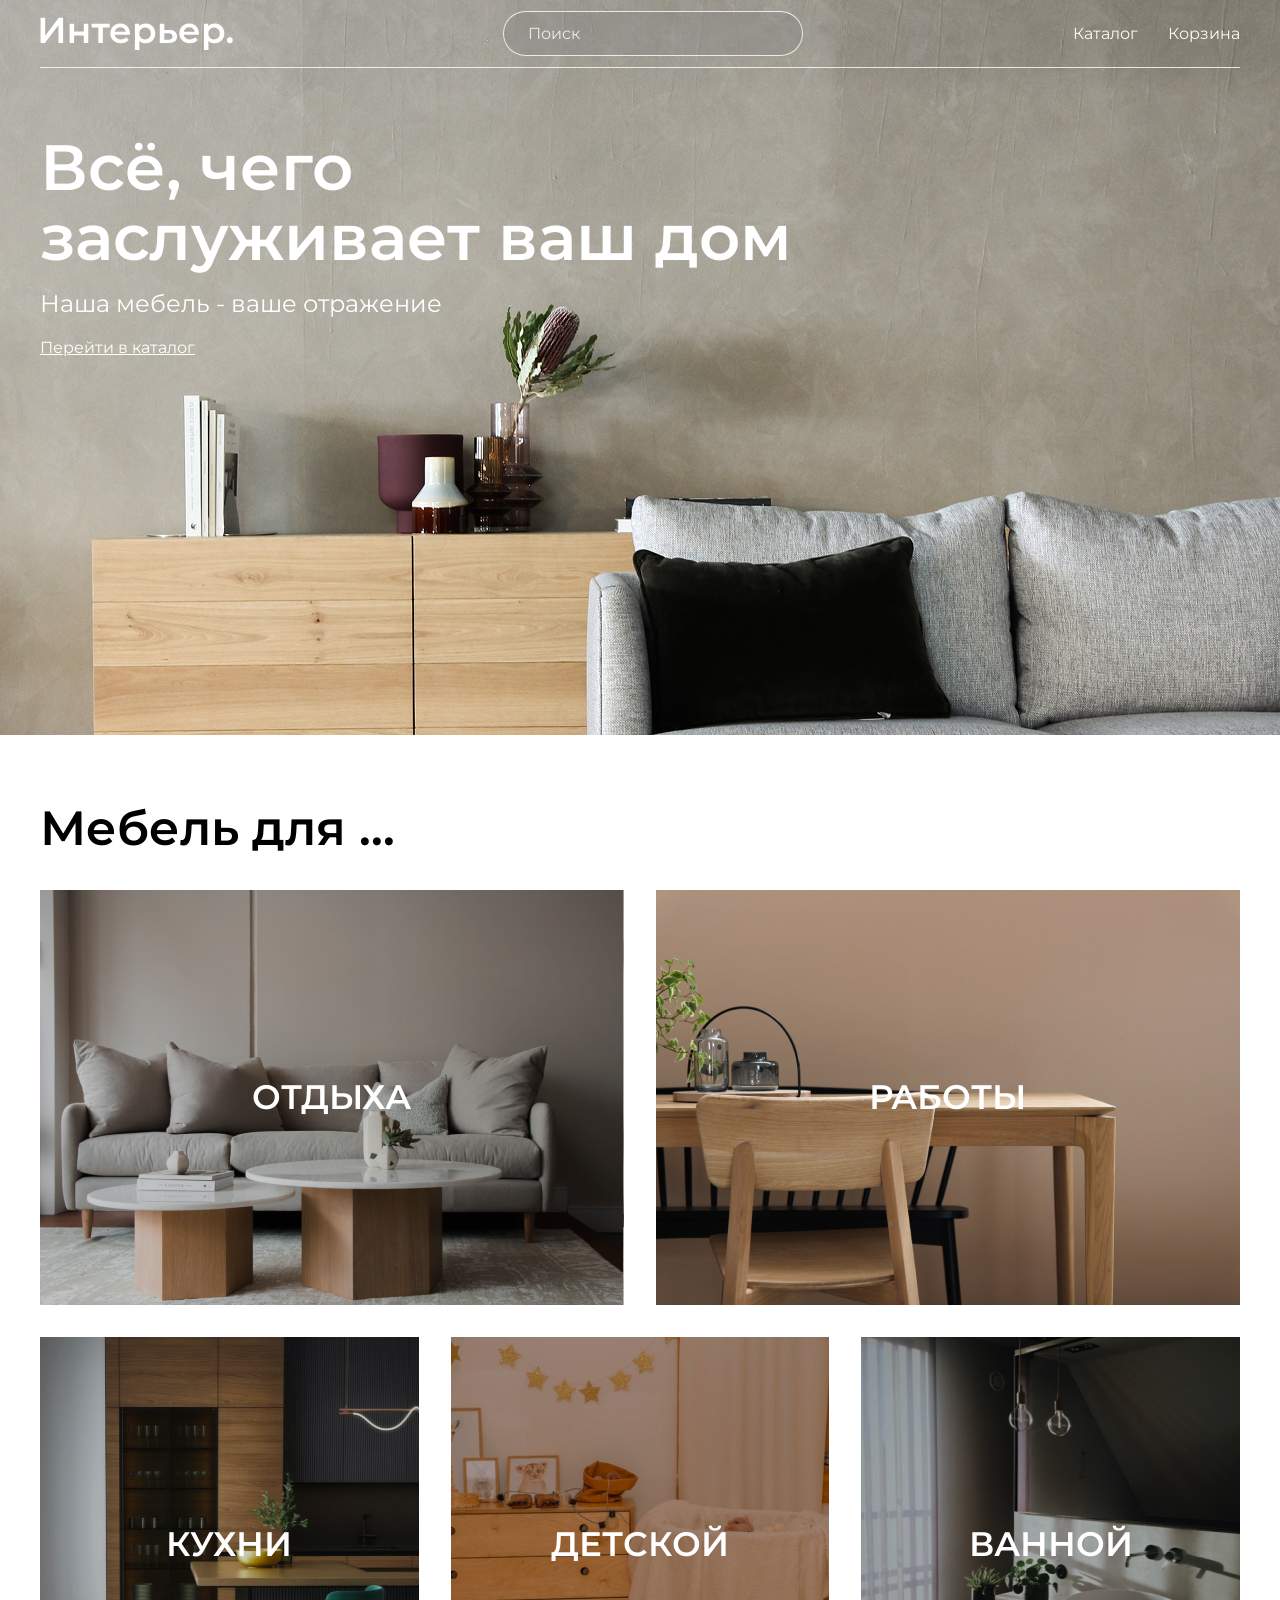
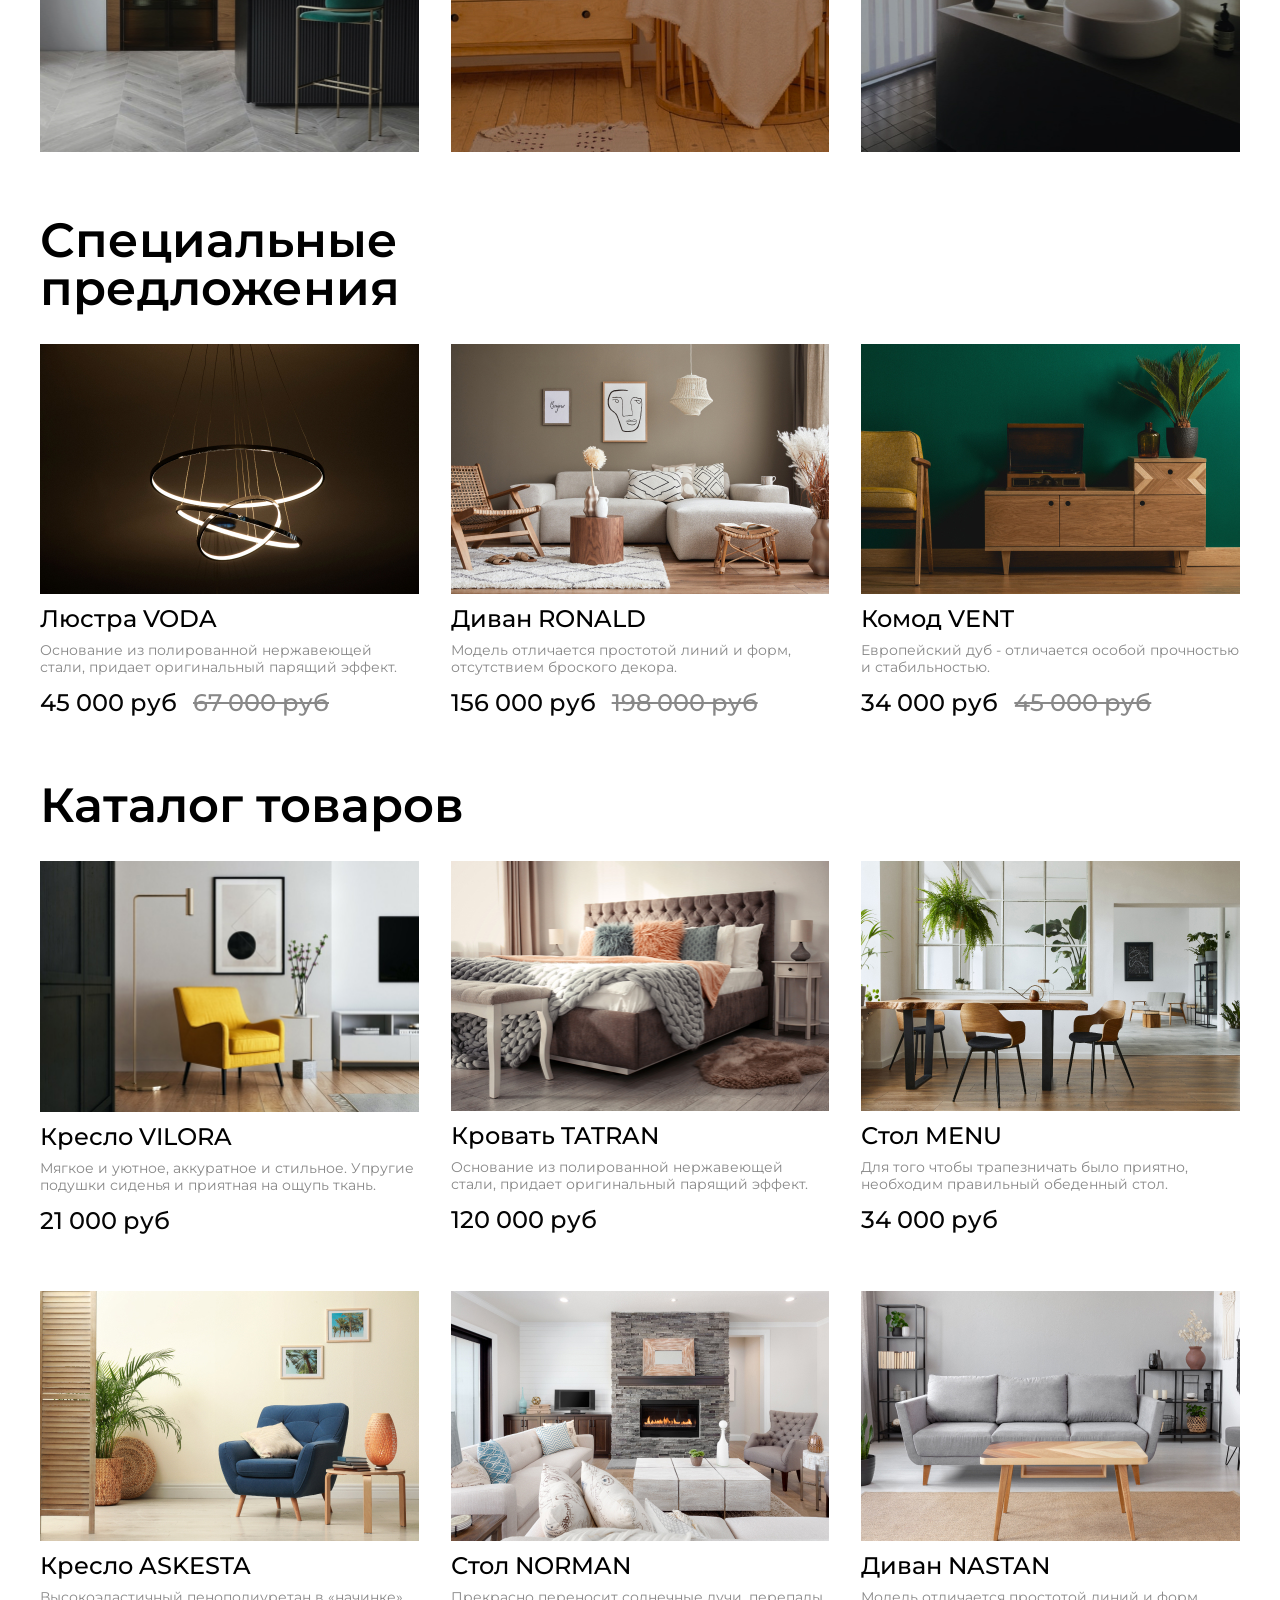
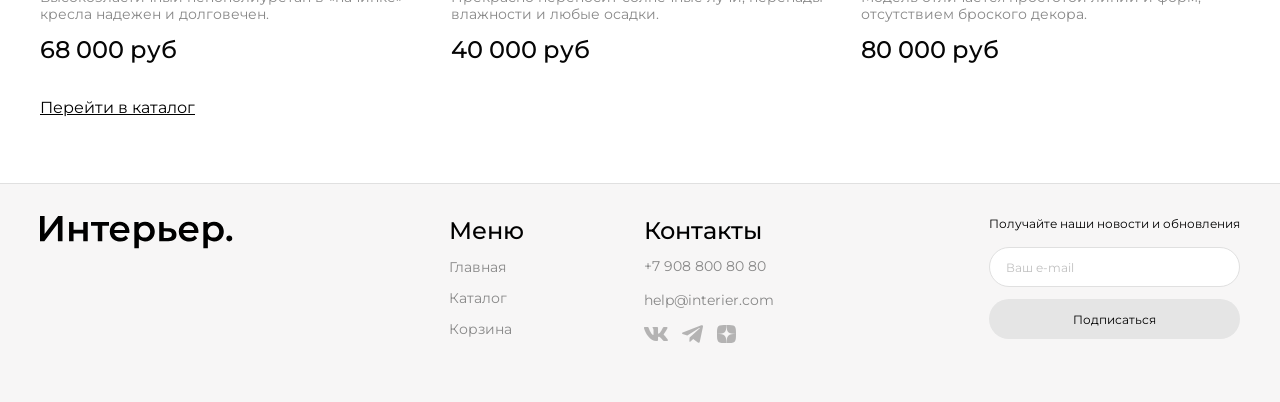
<file: index.html>
<!DOCTYPE html>
<html lang="en">

<head>
    <meta charset="UTF-8">
    <meta name="viewport" content="width=device-width, initial-scale=1.0">
    <link rel="stylesheet" href="style.css">
    <title>Главная</title>
    <link rel="preconnect" href="https://fonts.googleapis.com">
    <link rel="preconnect" href="https://fonts.gstatic.com" crossorigin>
    <link href="https://fonts.googleapis.com/css2?family=Montserrat:ital,wght@0,100..900;1,100..900&display=swap"
        rel="stylesheet">
</head>

<body>
    <div class="center top">
        <header class="top__header">
            <img class="top__img" src="./img/logo.svg" alt="Логотип">
            <input class="top__input" type="text" placeholder="Поиск">
            <nav class="top__nav">
                <a class="top__topref" href="catalog.html">Каталог</a>
                <a class="top__topref" href="cart.html">Корзина</a>
            </nav>
            <div class="top__nav-mobile">
                <a href="#">
                    <svg width="19" height="19" viewBox="0 0 19 19" fill="none" xmlns="http://www.w3.org/2000/svg"><g clip-path="url(#clip0_53373_428)"><path d="M9.29907 1.11316C10.9342 1.06267 12.5273 1.63644 13.7542 2.71863C14.9811 3.80099 15.7498 5.31046 15.9036 6.93933C16.0545 8.53827 15.5992 10.133 14.634 11.4139L17.968 14.7469C18.0508 14.8297 18.1166 14.9279 18.1614 15.036C18.2062 15.1442 18.2297 15.2607 18.2297 15.3778C18.2297 15.4949 18.2062 15.6114 18.1614 15.7196C18.1165 15.8277 18.0508 15.9259 17.968 16.0087C17.8853 16.0914 17.7871 16.1572 17.679 16.202C17.5707 16.2469 17.4543 16.2694 17.3372 16.2694C17.22 16.2694 17.1036 16.2469 16.9954 16.202C16.8873 16.1572 16.789 16.0914 16.7063 16.0087L13.3733 12.6747C12.0925 13.6424 10.4962 14.0991 8.89575 13.9491C7.26568 13.7962 5.75519 13.0275 4.67212 11.7997C3.58905 10.5718 3.01496 8.97713 3.06665 7.3407C3.11846 5.7041 3.79274 4.14806 4.95142 2.99109C6.10904 1.83516 7.66391 1.16376 9.29907 1.11316ZM9.50903 2.91882C8.28235 2.92382 7.10691 3.41275 6.2395 4.28015C5.37213 5.14755 4.88317 6.32302 4.87817 7.54968C4.87324 8.77628 5.35288 9.95557 6.21313 10.83C6.64353 11.2674 7.15644 11.6151 7.72192 11.8534C8.28759 12.0918 8.89521 12.2161 9.50903 12.2186C10.1227 12.2211 10.7307 12.1017 11.2981 11.868C11.8657 11.6343 12.3816 11.2903 12.8157 10.8563C13.2497 10.4223 13.5936 9.90633 13.8274 9.33875C14.061 8.77131 14.1804 8.16333 14.178 7.54968C14.1755 6.93585 14.0511 6.32824 13.8127 5.76257C13.5744 5.19707 13.2267 4.68419 12.7893 4.25378C11.9149 3.3935 10.7357 2.91387 9.50903 2.91882Z" fill="white" stroke="white" stroke-width="0.2"/></g><defs><clipPath id="clip0_53373_428"><rect width="19" height="19" fill="white"/></clipPath></defs></svg>
                </a>
                <a href="catalog.html">
                    <svg width="20" height="20" viewBox="0 0 20 20" fill="none" xmlns="http://www.w3.org/2000/svg"><rect width="4.57143" height="4.57143" fill="white"/><rect y="7.31427" width="4.57143" height="4.57143" fill="white"/><rect y="14.6285" width="4.57143" height="4.57143" fill="white"/><rect x="7.31348" y="7.31427" width="4.57143" height="4.57143" fill="white"/><rect x="7.31348" y="14.6285" width="4.57143" height="4.57143" fill="white"/><rect x="7.31348" width="4.57143" height="4.57143" fill="white"/><rect x="14.6279" y="7.31427" width="4.57143" height="4.57143" fill="white"/><rect x="14.6279" y="14.6285" width="4.57143" height="4.57143" fill="white"/><rect x="14.6279" width="4.57143" height="4.57143" fill="white"/></svg>
                </a>
                <a href="cart.html">
                    <svg width="25" height="25" viewBox="0 0 25 25" fill="none" xmlns="http://www.w3.org/2000/svg"><path d="M14.5834 20.8333C15.1359 20.8333 15.6658 20.6138 16.0566 20.2231C16.4473 19.8324 16.6667 19.3025 16.6667 18.75C16.6667 18.1975 16.4473 17.6676 16.0566 17.2768C15.6658 16.8861 15.1359 16.6667 14.5834 16.6667C14.0309 16.6667 13.501 16.8861 13.1103 17.2768C12.7196 17.6676 12.5001 18.1975 12.5001 18.75C12.5001 19.3025 12.7196 19.8324 13.1103 20.2231C13.501 20.6138 14.0309 20.8333 14.5834 20.8333ZM7.29174 20.8333C7.84428 20.8333 8.37418 20.6138 8.76488 20.2231C9.15558 19.8324 9.37508 19.3025 9.37508 18.75C9.37508 18.1975 9.15558 17.6676 8.76488 17.2768C8.37418 16.8861 7.84428 16.6667 7.29174 16.6667C6.73921 16.6667 6.20931 16.8861 5.81861 17.2768C5.4279 17.6676 5.20841 18.1975 5.20841 18.75C5.20841 19.3025 5.4279 19.8324 5.81861 20.2231C6.20931 20.6138 6.73921 20.8333 7.29174 20.8333ZM20.873 6.16978C21.133 6.16139 21.3796 6.0522 21.5606 5.86528C21.7416 5.67837 21.8428 5.42839 21.8428 5.16822C21.8428 4.90804 21.7416 4.65807 21.5606 4.47115C21.3796 4.28424 21.133 4.17504 20.873 4.16666H19.674C18.7345 4.16666 17.922 4.81874 17.7178 5.73541L16.4126 11.6125C16.2084 12.5292 15.3959 13.1812 14.4563 13.1812H6.63133L5.12924 7.17082H14.8636C15.1212 7.15907 15.3644 7.04847 15.5425 6.86202C15.7206 6.67558 15.82 6.42764 15.82 6.16978C15.82 5.91192 15.7206 5.66398 15.5425 5.47754C15.3644 5.2911 15.1212 5.18049 14.8636 5.16874H5.12924C4.82473 5.16865 4.5242 5.23799 4.25051 5.37148C3.97682 5.50498 3.73716 5.69912 3.54976 5.93914C3.36236 6.17916 3.23215 6.45875 3.16903 6.75665C3.10591 7.05455 3.11154 7.36292 3.1855 7.65832L4.68758 13.6667C4.79586 14.1002 5.046 14.4851 5.39821 14.7601C5.75042 15.0351 6.18447 15.1844 6.63133 15.1844H14.4563C15.368 15.1845 16.2524 14.8737 16.9636 14.3032C17.6748 13.7328 18.1701 12.9368 18.3678 12.0469L19.674 6.16978H20.873Z" fill="white"/></svg>
                </a>
            </div>
        </header>
        <section class="desc">
            <h1 class="desc__title">Всё, чего заслуживает ваш дом</h1>
            <p class="desc__subtitle"> Наша мебель - ваше отражение</p>
            <a class="desc__link" href="catalog.html">Перейти в каталог</a>
        </section>
    </div>
    <div class="center for-box">
        <h2 class="for-box__title">Мебель для ...</h2>
        <div class="for">
            <div class="for__item for__item-1 for__item-big">ОТДЫХА</div>
            <div class="for__item for__item-2 for__item-big">РАБОТЫ</div>
            <div class="for__item for__item-3">КУХНИ</div>
            <div class="for__item for__item-4">ДЕТСКОЙ</div>
            <div class="for__item for__item-5">ВАННОЙ</div>
        </div>
    </div>
    <section class="center product">
        <h2 class="product__title">Специальные предложения</h2>
        <div class="product__grid">
            <article class="product-card">
                <div class="product-card__image-wrapper">
                    <img src="./img/ShutterVODA.jpg" alt="Удобная кровать" class="product-card__image">
                    <div class="product-card__icons">
                        <button class="product-card__icon-btn">
                            <svg width="24" height="24" viewBox="0 0 24 24" fill="none"
                                xmlns="http://www.w3.org/2000/svg">
                                <g clip-path="url(#clip0_53373_651)">
                                    <path
                                        d="M6.99998 8V6C6.99998 4.67392 7.06229 2.93768 7.99998 2C8.93766 1.06232 10.6739 1 12 1C13.3261 1 15.0623 1.06232 16 2C16.9377 2.93768 17 4.67392 17 6V8H20C20.2652 8 20.8124 7.81246 21 8C21.1875 8.18754 21 8.73478 21 9V21C21 21.2652 21.1875 21.8125 21 22C20.8124 22.1875 20.2652 22 20 22H3.99998C3.73476 22 3.18751 22.1875 2.99998 22C2.81244 21.8125 2.99998 21.2652 2.99998 21V9C2.99998 8.73478 2.81244 8.18754 2.99998 8C3.18751 7.81246 3.73476 8 3.99998 8H6.99998ZM6.99998 10H4.99998V20H19V10H17V12H15V10H8.99998V12H6.99998V10ZM8.99998 8H15V6C15 5.20435 14.5626 4.56261 14 4C13.4374 3.43739 12.7956 3 12 3C11.2043 3 10.5626 3.43739 9.99998 4C9.43737 4.56261 8.99998 5.20435 8.99998 6V8Z"
                                        fill="#C4C4C4" />
                                </g>
                                <defs>
                                    <clipPath id="clip0_53373_651">
                                        <rect width="24" height="24" fill="white" />
                                    </clipPath>
                                </defs>
                            </svg>
                        </button>
                        <button class="product-card__icon-btn">
                            <svg width="24" height="24" viewBox="0 0 24 24" fill="none"
                                xmlns="http://www.w3.org/2000/svg">
                                <path
                                    d="M12 21C11.355 20.428 10.626 19.833 9.85502 19.2H9.84502C7.13002 16.98 4.05302 14.468 2.69402 11.458C2.24754 10.4998 2.01093 9.45715 2.00001 8.40003C1.99703 6.94951 2.57879 5.55901 3.61383 4.54279C4.64887 3.52657 6.04981 2.97042 7.50002 3.00003C8.68065 3.00189 9.83586 3.34311 10.828 3.98303C11.264 4.26599 11.6584 4.60828 12 5.00003C12.3435 4.60982 12.7381 4.26773 13.173 3.98303C14.1648 3.34298 15.3197 3.00174 16.5 3.00003C17.9502 2.97042 19.3512 3.52657 20.3862 4.54279C21.4213 5.55901 22.003 6.94951 22 8.40003C21.9898 9.45884 21.7532 10.5032 21.306 11.463C19.947 14.473 16.871 16.984 14.156 19.2L14.146 19.208C13.374 19.837 12.646 20.432 12.001 21.008L12 21ZM7.50002 5.00003C6.56853 4.98837 5.67009 5.34487 5.00002 5.99203C4.35441 6.62619 3.99358 7.49507 3.99994 8.40003C4.01135 9.17053 4.18585 9.92988 4.51202 10.628C5.15353 11.9267 6.01913 13.1021 7.06902 14.1C8.06002 15.1 9.20002 16.068 10.186 16.882C10.459 17.107 10.737 17.334 11.015 17.561L11.19 17.704C11.457 17.922 11.733 18.148 12 18.37L12.013 18.358L12.019 18.353H12.025L12.034 18.346H12.039H12.044L12.062 18.331L12.103 18.298L12.11 18.292L12.121 18.284H12.127L12.136 18.276L12.8 17.731L12.974 17.588C13.255 17.359 13.533 17.132 13.806 16.907C14.792 16.093 15.933 15.126 16.924 14.121C17.9741 13.1236 18.8397 11.9485 19.481 10.65C19.8131 9.94583 19.9901 9.17853 20.0001 8.40003C20.0042 7.49786 19.6435 6.63232 19 6.00003C18.3312 5.34995 17.4326 4.99051 16.5 5.00003C15.3619 4.99035 14.274 5.46739 13.51 6.31103L12 8.05103L10.49 6.31103C9.72609 5.46739 8.6381 4.99035 7.50002 5.00003Z"
                                    fill="#C4C4C4" />
                            </svg>
                        </button>
                    </div>
                </div>
                <h3 class="product-card__name">Люстра VODA</h3>
                <p class="product-card__description">Основание из полированной нержавеющей стали, придает оригинальный
                    парящий эффект.</p>
                <div class="product-card__price-box">
                    <span class="product-card__price product-card__price--new">45 000 руб</span>
                    <span class="product-card__price product-card__price--old">67 000 руб</span>
                </div>
            </article>
            <article class="product-card">
                <div class="product-card__image-wrapper">
                    <img src="./img/SofaRONALD.jpg" alt="Удобная кровать" class="product-card__image">
                    <div class="product-card__icons">
                        <button class="product-card__icon-btn">
                            <svg width="24" height="24" viewBox="0 0 24 24" fill="none"
                                xmlns="http://www.w3.org/2000/svg">
                                <g clip-path="url(#clip0_53373_651)">
                                    <path
                                        d="M6.99998 8V6C6.99998 4.67392 7.06229 2.93768 7.99998 2C8.93766 1.06232 10.6739 1 12 1C13.3261 1 15.0623 1.06232 16 2C16.9377 2.93768 17 4.67392 17 6V8H20C20.2652 8 20.8124 7.81246 21 8C21.1875 8.18754 21 8.73478 21 9V21C21 21.2652 21.1875 21.8125 21 22C20.8124 22.1875 20.2652 22 20 22H3.99998C3.73476 22 3.18751 22.1875 2.99998 22C2.81244 21.8125 2.99998 21.2652 2.99998 21V9C2.99998 8.73478 2.81244 8.18754 2.99998 8C3.18751 7.81246 3.73476 8 3.99998 8H6.99998ZM6.99998 10H4.99998V20H19V10H17V12H15V10H8.99998V12H6.99998V10ZM8.99998 8H15V6C15 5.20435 14.5626 4.56261 14 4C13.4374 3.43739 12.7956 3 12 3C11.2043 3 10.5626 3.43739 9.99998 4C9.43737 4.56261 8.99998 5.20435 8.99998 6V8Z"
                                        fill="#C4C4C4" />
                                </g>
                                <defs>
                                    <clipPath id="clip0_53373_651">
                                        <rect width="24" height="24" fill="white" />
                                    </clipPath>
                                </defs>
                            </svg>
                        </button>
                        <button class="product-card__icon-btn">
                            <svg width="24" height="24" viewBox="0 0 24 24" fill="none"
                                xmlns="http://www.w3.org/2000/svg">
                                <path
                                    d="M12 21C11.355 20.428 10.626 19.833 9.85502 19.2H9.84502C7.13002 16.98 4.05302 14.468 2.69402 11.458C2.24754 10.4998 2.01093 9.45715 2.00001 8.40003C1.99703 6.94951 2.57879 5.55901 3.61383 4.54279C4.64887 3.52657 6.04981 2.97042 7.50002 3.00003C8.68065 3.00189 9.83586 3.34311 10.828 3.98303C11.264 4.26599 11.6584 4.60828 12 5.00003C12.3435 4.60982 12.7381 4.26773 13.173 3.98303C14.1648 3.34298 15.3197 3.00174 16.5 3.00003C17.9502 2.97042 19.3512 3.52657 20.3862 4.54279C21.4213 5.55901 22.003 6.94951 22 8.40003C21.9898 9.45884 21.7532 10.5032 21.306 11.463C19.947 14.473 16.871 16.984 14.156 19.2L14.146 19.208C13.374 19.837 12.646 20.432 12.001 21.008L12 21ZM7.50002 5.00003C6.56853 4.98837 5.67009 5.34487 5.00002 5.99203C4.35441 6.62619 3.99358 7.49507 3.99994 8.40003C4.01135 9.17053 4.18585 9.92988 4.51202 10.628C5.15353 11.9267 6.01913 13.1021 7.06902 14.1C8.06002 15.1 9.20002 16.068 10.186 16.882C10.459 17.107 10.737 17.334 11.015 17.561L11.19 17.704C11.457 17.922 11.733 18.148 12 18.37L12.013 18.358L12.019 18.353H12.025L12.034 18.346H12.039H12.044L12.062 18.331L12.103 18.298L12.11 18.292L12.121 18.284H12.127L12.136 18.276L12.8 17.731L12.974 17.588C13.255 17.359 13.533 17.132 13.806 16.907C14.792 16.093 15.933 15.126 16.924 14.121C17.9741 13.1236 18.8397 11.9485 19.481 10.65C19.8131 9.94583 19.9901 9.17853 20.0001 8.40003C20.0042 7.49786 19.6435 6.63232 19 6.00003C18.3312 5.34995 17.4326 4.99051 16.5 5.00003C15.3619 4.99035 14.274 5.46739 13.51 6.31103L12 8.05103L10.49 6.31103C9.72609 5.46739 8.6381 4.99035 7.50002 5.00003Z"
                                    fill="#C4C4C4" />
                            </svg>
                        </button>
                    </div>
                </div>
                <h3 class="product-card__name">Диван RONALD</h3>
                <p class="product-card__description">Модель отличается простотой линий и форм, отсутствием броского
                    декора.</p>
                <div class="product-card__price-box">
                    <span class="product-card__price product-card__price--new">156 000 руб</span>
                    <span class="product-card__price product-card__price--old">198 000 руб</span>
                </div>
            </article>
            <article class="product-card">
                <div class="product-card__image-wrapper">
                    <img src="./img/ShelfVENT.jpg" alt="Удобная кровать" class="product-card__image">
                    <div class="product-card__icons">
                        <button class="product-card__icon-btn">
                            <svg width="24" height="24" viewBox="0 0 24 24" fill="none"
                                xmlns="http://www.w3.org/2000/svg">
                                <g clip-path="url(#clip0_53373_651)">
                                    <path
                                        d="M6.99998 8V6C6.99998 4.67392 7.06229 2.93768 7.99998 2C8.93766 1.06232 10.6739 1 12 1C13.3261 1 15.0623 1.06232 16 2C16.9377 2.93768 17 4.67392 17 6V8H20C20.2652 8 20.8124 7.81246 21 8C21.1875 8.18754 21 8.73478 21 9V21C21 21.2652 21.1875 21.8125 21 22C20.8124 22.1875 20.2652 22 20 22H3.99998C3.73476 22 3.18751 22.1875 2.99998 22C2.81244 21.8125 2.99998 21.2652 2.99998 21V9C2.99998 8.73478 2.81244 8.18754 2.99998 8C3.18751 7.81246 3.73476 8 3.99998 8H6.99998ZM6.99998 10H4.99998V20H19V10H17V12H15V10H8.99998V12H6.99998V10ZM8.99998 8H15V6C15 5.20435 14.5626 4.56261 14 4C13.4374 3.43739 12.7956 3 12 3C11.2043 3 10.5626 3.43739 9.99998 4C9.43737 4.56261 8.99998 5.20435 8.99998 6V8Z"
                                        fill="#C4C4C4" />
                                </g>
                                <defs>
                                    <clipPath id="clip0_53373_651">
                                        <rect width="24" height="24" fill="white" />
                                    </clipPath>
                                </defs>
                            </svg>
                        </button>
                        <button class="product-card__icon-btn">
                            <svg width="24" height="24" viewBox="0 0 24 24" fill="none"
                                xmlns="http://www.w3.org/2000/svg">
                                <path
                                    d="M12 21C11.355 20.428 10.626 19.833 9.85502 19.2H9.84502C7.13002 16.98 4.05302 14.468 2.69402 11.458C2.24754 10.4998 2.01093 9.45715 2.00001 8.40003C1.99703 6.94951 2.57879 5.55901 3.61383 4.54279C4.64887 3.52657 6.04981 2.97042 7.50002 3.00003C8.68065 3.00189 9.83586 3.34311 10.828 3.98303C11.264 4.26599 11.6584 4.60828 12 5.00003C12.3435 4.60982 12.7381 4.26773 13.173 3.98303C14.1648 3.34298 15.3197 3.00174 16.5 3.00003C17.9502 2.97042 19.3512 3.52657 20.3862 4.54279C21.4213 5.55901 22.003 6.94951 22 8.40003C21.9898 9.45884 21.7532 10.5032 21.306 11.463C19.947 14.473 16.871 16.984 14.156 19.2L14.146 19.208C13.374 19.837 12.646 20.432 12.001 21.008L12 21ZM7.50002 5.00003C6.56853 4.98837 5.67009 5.34487 5.00002 5.99203C4.35441 6.62619 3.99358 7.49507 3.99994 8.40003C4.01135 9.17053 4.18585 9.92988 4.51202 10.628C5.15353 11.9267 6.01913 13.1021 7.06902 14.1C8.06002 15.1 9.20002 16.068 10.186 16.882C10.459 17.107 10.737 17.334 11.015 17.561L11.19 17.704C11.457 17.922 11.733 18.148 12 18.37L12.013 18.358L12.019 18.353H12.025L12.034 18.346H12.039H12.044L12.062 18.331L12.103 18.298L12.11 18.292L12.121 18.284H12.127L12.136 18.276L12.8 17.731L12.974 17.588C13.255 17.359 13.533 17.132 13.806 16.907C14.792 16.093 15.933 15.126 16.924 14.121C17.9741 13.1236 18.8397 11.9485 19.481 10.65C19.8131 9.94583 19.9901 9.17853 20.0001 8.40003C20.0042 7.49786 19.6435 6.63232 19 6.00003C18.3312 5.34995 17.4326 4.99051 16.5 5.00003C15.3619 4.99035 14.274 5.46739 13.51 6.31103L12 8.05103L10.49 6.31103C9.72609 5.46739 8.6381 4.99035 7.50002 5.00003Z"
                                    fill="#C4C4C4" />
                            </svg>
                        </button>
                    </div>
                </div>
                <h3 class="product-card__name">Комод VENT</h3>
                <p class="product-card__description">Европейский дуб - отличается особой прочностью и стабильностью.</p>
                <div class="product-card__price-box">
                    <span class="product-card__price product-card__price--new">34 000 руб</span>
                    <span class="product-card__price product-card__price--old">45 000 руб</span>
                </div>
            </article>
        </div>
    </section>
    <section class="center product">
        <h2 class="product__title">Каталог товаров</h2>
        <div class="product__grid">
            <article class="product-card">
                <div class="product-card__image-wrapper">
                    <img src="./img/ChairVILORA.jpg" alt="Удобная кровать" class="product-card__image">
                    <div class="product-card__icons">
                        <button class="product-card__icon-btn">
                            <svg width="24" height="24" viewBox="0 0 24 24" fill="none"
                                xmlns="http://www.w3.org/2000/svg">
                                <g clip-path="url(#clip0_53373_651)">
                                    <path
                                        d="M6.99998 8V6C6.99998 4.67392 7.06229 2.93768 7.99998 2C8.93766 1.06232 10.6739 1 12 1C13.3261 1 15.0623 1.06232 16 2C16.9377 2.93768 17 4.67392 17 6V8H20C20.2652 8 20.8124 7.81246 21 8C21.1875 8.18754 21 8.73478 21 9V21C21 21.2652 21.1875 21.8125 21 22C20.8124 22.1875 20.2652 22 20 22H3.99998C3.73476 22 3.18751 22.1875 2.99998 22C2.81244 21.8125 2.99998 21.2652 2.99998 21V9C2.99998 8.73478 2.81244 8.18754 2.99998 8C3.18751 7.81246 3.73476 8 3.99998 8H6.99998ZM6.99998 10H4.99998V20H19V10H17V12H15V10H8.99998V12H6.99998V10ZM8.99998 8H15V6C15 5.20435 14.5626 4.56261 14 4C13.4374 3.43739 12.7956 3 12 3C11.2043 3 10.5626 3.43739 9.99998 4C9.43737 4.56261 8.99998 5.20435 8.99998 6V8Z"
                                        fill="#C4C4C4" />
                                </g>
                                <defs>
                                    <clipPath id="clip0_53373_651">
                                        <rect width="24" height="24" fill="white" />
                                    </clipPath>
                                </defs>
                            </svg>
                        </button>
                        <button class="product-card__icon-btn">
                            <svg width="24" height="24" viewBox="0 0 24 24" fill="none"
                                xmlns="http://www.w3.org/2000/svg">
                                <path
                                    d="M12 21C11.355 20.428 10.626 19.833 9.85502 19.2H9.84502C7.13002 16.98 4.05302 14.468 2.69402 11.458C2.24754 10.4998 2.01093 9.45715 2.00001 8.40003C1.99703 6.94951 2.57879 5.55901 3.61383 4.54279C4.64887 3.52657 6.04981 2.97042 7.50002 3.00003C8.68065 3.00189 9.83586 3.34311 10.828 3.98303C11.264 4.26599 11.6584 4.60828 12 5.00003C12.3435 4.60982 12.7381 4.26773 13.173 3.98303C14.1648 3.34298 15.3197 3.00174 16.5 3.00003C17.9502 2.97042 19.3512 3.52657 20.3862 4.54279C21.4213 5.55901 22.003 6.94951 22 8.40003C21.9898 9.45884 21.7532 10.5032 21.306 11.463C19.947 14.473 16.871 16.984 14.156 19.2L14.146 19.208C13.374 19.837 12.646 20.432 12.001 21.008L12 21ZM7.50002 5.00003C6.56853 4.98837 5.67009 5.34487 5.00002 5.99203C4.35441 6.62619 3.99358 7.49507 3.99994 8.40003C4.01135 9.17053 4.18585 9.92988 4.51202 10.628C5.15353 11.9267 6.01913 13.1021 7.06902 14.1C8.06002 15.1 9.20002 16.068 10.186 16.882C10.459 17.107 10.737 17.334 11.015 17.561L11.19 17.704C11.457 17.922 11.733 18.148 12 18.37L12.013 18.358L12.019 18.353H12.025L12.034 18.346H12.039H12.044L12.062 18.331L12.103 18.298L12.11 18.292L12.121 18.284H12.127L12.136 18.276L12.8 17.731L12.974 17.588C13.255 17.359 13.533 17.132 13.806 16.907C14.792 16.093 15.933 15.126 16.924 14.121C17.9741 13.1236 18.8397 11.9485 19.481 10.65C19.8131 9.94583 19.9901 9.17853 20.0001 8.40003C20.0042 7.49786 19.6435 6.63232 19 6.00003C18.3312 5.34995 17.4326 4.99051 16.5 5.00003C15.3619 4.99035 14.274 5.46739 13.51 6.31103L12 8.05103L10.49 6.31103C9.72609 5.46739 8.6381 4.99035 7.50002 5.00003Z"
                                    fill="#C4C4C4" />
                            </svg>
                        </button>
                    </div>
                </div>
                <h3 class="product-card__name">Кресло VILORA</h3>
                <p class="product-card__description">Мягкое и уютное, аккуратное и стильное. Упругие подушки сиденья и
                    приятная на ощупь ткань.</p>
                <span class="product-card__price product-card__price--new">21 000 руб</span>
            </article>
            <article class="product-card">
                <div class="product-card__image-wrapper">
                    <img src="./img/BedTATRAN.jpg" alt="Удобная кровать" class="product-card__image">
                    <div class="product-card__icons">
                        <button class="product-card__icon-btn">
                            <svg width="24" height="24" viewBox="0 0 24 24" fill="none"
                                xmlns="http://www.w3.org/2000/svg">
                                <g clip-path="url(#clip0_53373_651)">
                                    <path
                                        d="M6.99998 8V6C6.99998 4.67392 7.06229 2.93768 7.99998 2C8.93766 1.06232 10.6739 1 12 1C13.3261 1 15.0623 1.06232 16 2C16.9377 2.93768 17 4.67392 17 6V8H20C20.2652 8 20.8124 7.81246 21 8C21.1875 8.18754 21 8.73478 21 9V21C21 21.2652 21.1875 21.8125 21 22C20.8124 22.1875 20.2652 22 20 22H3.99998C3.73476 22 3.18751 22.1875 2.99998 22C2.81244 21.8125 2.99998 21.2652 2.99998 21V9C2.99998 8.73478 2.81244 8.18754 2.99998 8C3.18751 7.81246 3.73476 8 3.99998 8H6.99998ZM6.99998 10H4.99998V20H19V10H17V12H15V10H8.99998V12H6.99998V10ZM8.99998 8H15V6C15 5.20435 14.5626 4.56261 14 4C13.4374 3.43739 12.7956 3 12 3C11.2043 3 10.5626 3.43739 9.99998 4C9.43737 4.56261 8.99998 5.20435 8.99998 6V8Z"
                                        fill="#C4C4C4" />
                                </g>
                                <defs>
                                    <clipPath id="clip0_53373_651">
                                        <rect width="24" height="24" fill="white" />
                                    </clipPath>
                                </defs>
                            </svg>
                        </button>
                        <button class="product-card__icon-btn">
                            <svg width="24" height="24" viewBox="0 0 24 24" fill="none"
                                xmlns="http://www.w3.org/2000/svg">
                                <path
                                    d="M12 21C11.355 20.428 10.626 19.833 9.85502 19.2H9.84502C7.13002 16.98 4.05302 14.468 2.69402 11.458C2.24754 10.4998 2.01093 9.45715 2.00001 8.40003C1.99703 6.94951 2.57879 5.55901 3.61383 4.54279C4.64887 3.52657 6.04981 2.97042 7.50002 3.00003C8.68065 3.00189 9.83586 3.34311 10.828 3.98303C11.264 4.26599 11.6584 4.60828 12 5.00003C12.3435 4.60982 12.7381 4.26773 13.173 3.98303C14.1648 3.34298 15.3197 3.00174 16.5 3.00003C17.9502 2.97042 19.3512 3.52657 20.3862 4.54279C21.4213 5.55901 22.003 6.94951 22 8.40003C21.9898 9.45884 21.7532 10.5032 21.306 11.463C19.947 14.473 16.871 16.984 14.156 19.2L14.146 19.208C13.374 19.837 12.646 20.432 12.001 21.008L12 21ZM7.50002 5.00003C6.56853 4.98837 5.67009 5.34487 5.00002 5.99203C4.35441 6.62619 3.99358 7.49507 3.99994 8.40003C4.01135 9.17053 4.18585 9.92988 4.51202 10.628C5.15353 11.9267 6.01913 13.1021 7.06902 14.1C8.06002 15.1 9.20002 16.068 10.186 16.882C10.459 17.107 10.737 17.334 11.015 17.561L11.19 17.704C11.457 17.922 11.733 18.148 12 18.37L12.013 18.358L12.019 18.353H12.025L12.034 18.346H12.039H12.044L12.062 18.331L12.103 18.298L12.11 18.292L12.121 18.284H12.127L12.136 18.276L12.8 17.731L12.974 17.588C13.255 17.359 13.533 17.132 13.806 16.907C14.792 16.093 15.933 15.126 16.924 14.121C17.9741 13.1236 18.8397 11.9485 19.481 10.65C19.8131 9.94583 19.9901 9.17853 20.0001 8.40003C20.0042 7.49786 19.6435 6.63232 19 6.00003C18.3312 5.34995 17.4326 4.99051 16.5 5.00003C15.3619 4.99035 14.274 5.46739 13.51 6.31103L12 8.05103L10.49 6.31103C9.72609 5.46739 8.6381 4.99035 7.50002 5.00003Z"
                                    fill="#C4C4C4" />
                            </svg>
                        </button>
                    </div>
                </div>
                <h3 class="product-card__name">Кровать TATRAN</h3>
                <p class="product-card__description">Основание из полированной нержавеющей стали, придает оригинальный
                    парящий эффект.</p>
                <span class="product-card__price product-card__price--new">120 000 руб</span>
            </article>
            <article class="product-card">
                <div class="product-card__image-wrapper">
                    <img src="./img/TableMENU.jpg" alt="Удобная кровать" class="product-card__image">
                    <div class="product-card__icons">
                        <button class="product-card__icon-btn">
                            <svg width="24" height="24" viewBox="0 0 24 24" fill="none"
                                xmlns="http://www.w3.org/2000/svg">
                                <g clip-path="url(#clip0_53373_651)">
                                    <path
                                        d="M6.99998 8V6C6.99998 4.67392 7.06229 2.93768 7.99998 2C8.93766 1.06232 10.6739 1 12 1C13.3261 1 15.0623 1.06232 16 2C16.9377 2.93768 17 4.67392 17 6V8H20C20.2652 8 20.8124 7.81246 21 8C21.1875 8.18754 21 8.73478 21 9V21C21 21.2652 21.1875 21.8125 21 22C20.8124 22.1875 20.2652 22 20 22H3.99998C3.73476 22 3.18751 22.1875 2.99998 22C2.81244 21.8125 2.99998 21.2652 2.99998 21V9C2.99998 8.73478 2.81244 8.18754 2.99998 8C3.18751 7.81246 3.73476 8 3.99998 8H6.99998ZM6.99998 10H4.99998V20H19V10H17V12H15V10H8.99998V12H6.99998V10ZM8.99998 8H15V6C15 5.20435 14.5626 4.56261 14 4C13.4374 3.43739 12.7956 3 12 3C11.2043 3 10.5626 3.43739 9.99998 4C9.43737 4.56261 8.99998 5.20435 8.99998 6V8Z"
                                        fill="#C4C4C4" />
                                </g>
                                <defs>
                                    <clipPath id="clip0_53373_651">
                                        <rect width="24" height="24" fill="white" />
                                    </clipPath>
                                </defs>
                            </svg>
                        </button>
                        <button class="product-card__icon-btn">
                            <svg width="24" height="24" viewBox="0 0 24 24" fill="none"
                                xmlns="http://www.w3.org/2000/svg">
                                <path
                                    d="M12 21C11.355 20.428 10.626 19.833 9.85502 19.2H9.84502C7.13002 16.98 4.05302 14.468 2.69402 11.458C2.24754 10.4998 2.01093 9.45715 2.00001 8.40003C1.99703 6.94951 2.57879 5.55901 3.61383 4.54279C4.64887 3.52657 6.04981 2.97042 7.50002 3.00003C8.68065 3.00189 9.83586 3.34311 10.828 3.98303C11.264 4.26599 11.6584 4.60828 12 5.00003C12.3435 4.60982 12.7381 4.26773 13.173 3.98303C14.1648 3.34298 15.3197 3.00174 16.5 3.00003C17.9502 2.97042 19.3512 3.52657 20.3862 4.54279C21.4213 5.55901 22.003 6.94951 22 8.40003C21.9898 9.45884 21.7532 10.5032 21.306 11.463C19.947 14.473 16.871 16.984 14.156 19.2L14.146 19.208C13.374 19.837 12.646 20.432 12.001 21.008L12 21ZM7.50002 5.00003C6.56853 4.98837 5.67009 5.34487 5.00002 5.99203C4.35441 6.62619 3.99358 7.49507 3.99994 8.40003C4.01135 9.17053 4.18585 9.92988 4.51202 10.628C5.15353 11.9267 6.01913 13.1021 7.06902 14.1C8.06002 15.1 9.20002 16.068 10.186 16.882C10.459 17.107 10.737 17.334 11.015 17.561L11.19 17.704C11.457 17.922 11.733 18.148 12 18.37L12.013 18.358L12.019 18.353H12.025L12.034 18.346H12.039H12.044L12.062 18.331L12.103 18.298L12.11 18.292L12.121 18.284H12.127L12.136 18.276L12.8 17.731L12.974 17.588C13.255 17.359 13.533 17.132 13.806 16.907C14.792 16.093 15.933 15.126 16.924 14.121C17.9741 13.1236 18.8397 11.9485 19.481 10.65C19.8131 9.94583 19.9901 9.17853 20.0001 8.40003C20.0042 7.49786 19.6435 6.63232 19 6.00003C18.3312 5.34995 17.4326 4.99051 16.5 5.00003C15.3619 4.99035 14.274 5.46739 13.51 6.31103L12 8.05103L10.49 6.31103C9.72609 5.46739 8.6381 4.99035 7.50002 5.00003Z"
                                    fill="#C4C4C4" />
                            </svg>
                        </button>
                    </div>
                </div>
                <h3 class="product-card__name">Стол MENU</h3>
                <p class="product-card__description">Для того чтобы трапезничать было приятно, необходим правильный
                    обеденный стол.</p>
                <span class="product-card__price product-card__price--new">34 000 руб</span>
            </article>
            <article class="product-card">
                <div class="product-card__image-wrapper">
                    <img src="./img/ChairASKESTA.jpg" alt="Удобная кровать" class="product-card__image">
                    <div class="product-card__icons">
                        <button class="product-card__icon-btn">
                            <svg width="24" height="24" viewBox="0 0 24 24" fill="none"
                                xmlns="http://www.w3.org/2000/svg">
                                <g clip-path="url(#clip0_53373_651)">
                                    <path
                                        d="M6.99998 8V6C6.99998 4.67392 7.06229 2.93768 7.99998 2C8.93766 1.06232 10.6739 1 12 1C13.3261 1 15.0623 1.06232 16 2C16.9377 2.93768 17 4.67392 17 6V8H20C20.2652 8 20.8124 7.81246 21 8C21.1875 8.18754 21 8.73478 21 9V21C21 21.2652 21.1875 21.8125 21 22C20.8124 22.1875 20.2652 22 20 22H3.99998C3.73476 22 3.18751 22.1875 2.99998 22C2.81244 21.8125 2.99998 21.2652 2.99998 21V9C2.99998 8.73478 2.81244 8.18754 2.99998 8C3.18751 7.81246 3.73476 8 3.99998 8H6.99998ZM6.99998 10H4.99998V20H19V10H17V12H15V10H8.99998V12H6.99998V10ZM8.99998 8H15V6C15 5.20435 14.5626 4.56261 14 4C13.4374 3.43739 12.7956 3 12 3C11.2043 3 10.5626 3.43739 9.99998 4C9.43737 4.56261 8.99998 5.20435 8.99998 6V8Z"
                                        fill="#C4C4C4" />
                                </g>
                                <defs>
                                    <clipPath id="clip0_53373_651">
                                        <rect width="24" height="24" fill="white" />
                                    </clipPath>
                                </defs>
                            </svg>
                        </button>
                        <button class="product-card__icon-btn">
                            <svg width="24" height="24" viewBox="0 0 24 24" fill="none"
                                xmlns="http://www.w3.org/2000/svg">
                                <path
                                    d="M12 21C11.355 20.428 10.626 19.833 9.85502 19.2H9.84502C7.13002 16.98 4.05302 14.468 2.69402 11.458C2.24754 10.4998 2.01093 9.45715 2.00001 8.40003C1.99703 6.94951 2.57879 5.55901 3.61383 4.54279C4.64887 3.52657 6.04981 2.97042 7.50002 3.00003C8.68065 3.00189 9.83586 3.34311 10.828 3.98303C11.264 4.26599 11.6584 4.60828 12 5.00003C12.3435 4.60982 12.7381 4.26773 13.173 3.98303C14.1648 3.34298 15.3197 3.00174 16.5 3.00003C17.9502 2.97042 19.3512 3.52657 20.3862 4.54279C21.4213 5.55901 22.003 6.94951 22 8.40003C21.9898 9.45884 21.7532 10.5032 21.306 11.463C19.947 14.473 16.871 16.984 14.156 19.2L14.146 19.208C13.374 19.837 12.646 20.432 12.001 21.008L12 21ZM7.50002 5.00003C6.56853 4.98837 5.67009 5.34487 5.00002 5.99203C4.35441 6.62619 3.99358 7.49507 3.99994 8.40003C4.01135 9.17053 4.18585 9.92988 4.51202 10.628C5.15353 11.9267 6.01913 13.1021 7.06902 14.1C8.06002 15.1 9.20002 16.068 10.186 16.882C10.459 17.107 10.737 17.334 11.015 17.561L11.19 17.704C11.457 17.922 11.733 18.148 12 18.37L12.013 18.358L12.019 18.353H12.025L12.034 18.346H12.039H12.044L12.062 18.331L12.103 18.298L12.11 18.292L12.121 18.284H12.127L12.136 18.276L12.8 17.731L12.974 17.588C13.255 17.359 13.533 17.132 13.806 16.907C14.792 16.093 15.933 15.126 16.924 14.121C17.9741 13.1236 18.8397 11.9485 19.481 10.65C19.8131 9.94583 19.9901 9.17853 20.0001 8.40003C20.0042 7.49786 19.6435 6.63232 19 6.00003C18.3312 5.34995 17.4326 4.99051 16.5 5.00003C15.3619 4.99035 14.274 5.46739 13.51 6.31103L12 8.05103L10.49 6.31103C9.72609 5.46739 8.6381 4.99035 7.50002 5.00003Z"
                                    fill="#C4C4C4" />
                            </svg>
                        </button>
                    </div>
                </div>
                <h3 class="product-card__name">Кресло ASKESTA</h3>
                <p class="product-card__description">Высокоэластичный пенополиуретан в «начинке» кресла надежен и
                    долговечен.</p>
                <span class="product-card__price product-card__price--new">68 000 руб</span>
            </article>
            <article class="product-card">
                <div class="product-card__image-wrapper">
                    <img src="./img/TableNORMAN.jpg" alt="Удобная кровать" class="product-card__image">
                    <div class="product-card__icons">
                        <button class="product-card__icon-btn">
                            <svg width="24" height="24" viewBox="0 0 24 24" fill="none"
                                xmlns="http://www.w3.org/2000/svg">
                                <g clip-path="url(#clip0_53373_651)">
                                    <path
                                        d="M6.99998 8V6C6.99998 4.67392 7.06229 2.93768 7.99998 2C8.93766 1.06232 10.6739 1 12 1C13.3261 1 15.0623 1.06232 16 2C16.9377 2.93768 17 4.67392 17 6V8H20C20.2652 8 20.8124 7.81246 21 8C21.1875 8.18754 21 8.73478 21 9V21C21 21.2652 21.1875 21.8125 21 22C20.8124 22.1875 20.2652 22 20 22H3.99998C3.73476 22 3.18751 22.1875 2.99998 22C2.81244 21.8125 2.99998 21.2652 2.99998 21V9C2.99998 8.73478 2.81244 8.18754 2.99998 8C3.18751 7.81246 3.73476 8 3.99998 8H6.99998ZM6.99998 10H4.99998V20H19V10H17V12H15V10H8.99998V12H6.99998V10ZM8.99998 8H15V6C15 5.20435 14.5626 4.56261 14 4C13.4374 3.43739 12.7956 3 12 3C11.2043 3 10.5626 3.43739 9.99998 4C9.43737 4.56261 8.99998 5.20435 8.99998 6V8Z"
                                        fill="#C4C4C4" />
                                </g>
                                <defs>
                                    <clipPath id="clip0_53373_651">
                                        <rect width="24" height="24" fill="white" />
                                    </clipPath>
                                </defs>
                            </svg>
                        </button>
                        <button class="product-card__icon-btn">
                            <svg width="24" height="24" viewBox="0 0 24 24" fill="none"
                                xmlns="http://www.w3.org/2000/svg">
                                <path
                                    d="M12 21C11.355 20.428 10.626 19.833 9.85502 19.2H9.84502C7.13002 16.98 4.05302 14.468 2.69402 11.458C2.24754 10.4998 2.01093 9.45715 2.00001 8.40003C1.99703 6.94951 2.57879 5.55901 3.61383 4.54279C4.64887 3.52657 6.04981 2.97042 7.50002 3.00003C8.68065 3.00189 9.83586 3.34311 10.828 3.98303C11.264 4.26599 11.6584 4.60828 12 5.00003C12.3435 4.60982 12.7381 4.26773 13.173 3.98303C14.1648 3.34298 15.3197 3.00174 16.5 3.00003C17.9502 2.97042 19.3512 3.52657 20.3862 4.54279C21.4213 5.55901 22.003 6.94951 22 8.40003C21.9898 9.45884 21.7532 10.5032 21.306 11.463C19.947 14.473 16.871 16.984 14.156 19.2L14.146 19.208C13.374 19.837 12.646 20.432 12.001 21.008L12 21ZM7.50002 5.00003C6.56853 4.98837 5.67009 5.34487 5.00002 5.99203C4.35441 6.62619 3.99358 7.49507 3.99994 8.40003C4.01135 9.17053 4.18585 9.92988 4.51202 10.628C5.15353 11.9267 6.01913 13.1021 7.06902 14.1C8.06002 15.1 9.20002 16.068 10.186 16.882C10.459 17.107 10.737 17.334 11.015 17.561L11.19 17.704C11.457 17.922 11.733 18.148 12 18.37L12.013 18.358L12.019 18.353H12.025L12.034 18.346H12.039H12.044L12.062 18.331L12.103 18.298L12.11 18.292L12.121 18.284H12.127L12.136 18.276L12.8 17.731L12.974 17.588C13.255 17.359 13.533 17.132 13.806 16.907C14.792 16.093 15.933 15.126 16.924 14.121C17.9741 13.1236 18.8397 11.9485 19.481 10.65C19.8131 9.94583 19.9901 9.17853 20.0001 8.40003C20.0042 7.49786 19.6435 6.63232 19 6.00003C18.3312 5.34995 17.4326 4.99051 16.5 5.00003C15.3619 4.99035 14.274 5.46739 13.51 6.31103L12 8.05103L10.49 6.31103C9.72609 5.46739 8.6381 4.99035 7.50002 5.00003Z"
                                    fill="#C4C4C4" />
                            </svg>
                        </button>
                    </div>
                </div>
                <h3 class="product-card__name">Стол NORMAN</h3>
                <p class="product-card__description">Прекрасно переносит солнечные лучи, перепады влажности и любые
                    осадки.</p>
                <span class="product-card__price product-card__price--new">40 000 руб</span>
            </article>
            <article class="product-card">
                <div class="product-card__image-wrapper">
                    <img src="./img/SofaNASTAN.jpg" alt="Удобная кровать" class="product-card__image">
                    <div class="product-card__icons">
                        <button class="product-card__icon-btn">
                            <svg width="24" height="24" viewBox="0 0 24 24" fill="none"
                                xmlns="http://www.w3.org/2000/svg">
                                <g clip-path="url(#clip0_53373_651)">
                                    <path
                                        d="M6.99998 8V6C6.99998 4.67392 7.06229 2.93768 7.99998 2C8.93766 1.06232 10.6739 1 12 1C13.3261 1 15.0623 1.06232 16 2C16.9377 2.93768 17 4.67392 17 6V8H20C20.2652 8 20.8124 7.81246 21 8C21.1875 8.18754 21 8.73478 21 9V21C21 21.2652 21.1875 21.8125 21 22C20.8124 22.1875 20.2652 22 20 22H3.99998C3.73476 22 3.18751 22.1875 2.99998 22C2.81244 21.8125 2.99998 21.2652 2.99998 21V9C2.99998 8.73478 2.81244 8.18754 2.99998 8C3.18751 7.81246 3.73476 8 3.99998 8H6.99998ZM6.99998 10H4.99998V20H19V10H17V12H15V10H8.99998V12H6.99998V10ZM8.99998 8H15V6C15 5.20435 14.5626 4.56261 14 4C13.4374 3.43739 12.7956 3 12 3C11.2043 3 10.5626 3.43739 9.99998 4C9.43737 4.56261 8.99998 5.20435 8.99998 6V8Z"
                                        fill="#C4C4C4" />
                                </g>
                                <defs>
                                    <clipPath id="clip0_53373_651">
                                        <rect width="24" height="24" fill="white" />
                                    </clipPath>
                                </defs>
                            </svg>
                        </button>
                        <button class="product-card__icon-btn">
                            <svg width="24" height="24" viewBox="0 0 24 24" fill="none"
                                xmlns="http://www.w3.org/2000/svg">
                                <path
                                    d="M12 21C11.355 20.428 10.626 19.833 9.85502 19.2H9.84502C7.13002 16.98 4.05302 14.468 2.69402 11.458C2.24754 10.4998 2.01093 9.45715 2.00001 8.40003C1.99703 6.94951 2.57879 5.55901 3.61383 4.54279C4.64887 3.52657 6.04981 2.97042 7.50002 3.00003C8.68065 3.00189 9.83586 3.34311 10.828 3.98303C11.264 4.26599 11.6584 4.60828 12 5.00003C12.3435 4.60982 12.7381 4.26773 13.173 3.98303C14.1648 3.34298 15.3197 3.00174 16.5 3.00003C17.9502 2.97042 19.3512 3.52657 20.3862 4.54279C21.4213 5.55901 22.003 6.94951 22 8.40003C21.9898 9.45884 21.7532 10.5032 21.306 11.463C19.947 14.473 16.871 16.984 14.156 19.2L14.146 19.208C13.374 19.837 12.646 20.432 12.001 21.008L12 21ZM7.50002 5.00003C6.56853 4.98837 5.67009 5.34487 5.00002 5.99203C4.35441 6.62619 3.99358 7.49507 3.99994 8.40003C4.01135 9.17053 4.18585 9.92988 4.51202 10.628C5.15353 11.9267 6.01913 13.1021 7.06902 14.1C8.06002 15.1 9.20002 16.068 10.186 16.882C10.459 17.107 10.737 17.334 11.015 17.561L11.19 17.704C11.457 17.922 11.733 18.148 12 18.37L12.013 18.358L12.019 18.353H12.025L12.034 18.346H12.039H12.044L12.062 18.331L12.103 18.298L12.11 18.292L12.121 18.284H12.127L12.136 18.276L12.8 17.731L12.974 17.588C13.255 17.359 13.533 17.132 13.806 16.907C14.792 16.093 15.933 15.126 16.924 14.121C17.9741 13.1236 18.8397 11.9485 19.481 10.65C19.8131 9.94583 19.9901 9.17853 20.0001 8.40003C20.0042 7.49786 19.6435 6.63232 19 6.00003C18.3312 5.34995 17.4326 4.99051 16.5 5.00003C15.3619 4.99035 14.274 5.46739 13.51 6.31103L12 8.05103L10.49 6.31103C9.72609 5.46739 8.6381 4.99035 7.50002 5.00003Z"
                                    fill="#C4C4C4" />
                            </svg>
                        </button>
                    </div>
                </div>
                <h3 class="product-card__name">Диван NASTAN</h3>
                <p class="product-card__description">Модель отличается простотой линий и форм, отсутствием броского
                    декора.</p>
                <span class="product-card__price product-card__price--new">80 000 руб</span>
            </article>
        </div>
    </section>
    <div class="center box-link">
        <a class="box-link__link" href="catalog.html">Перейти в каталог</a>
    </div>
    <footer class="center footer">
        <div class="footer__content">
            <div class="footer__logo-box">
                <img class="footer__logo-img" src="./img/interior.svg" alt="Логотип">
            </div>
            <div class="footer__main">
                <nav class="footer-menu">
                    <h4 class="footer__title">Меню</h4>
                    <ul class="footer__list">
                        <li class="footer-item"><a class="footer__link" href="index.html">Главная</a></li>
                        <li class="footer-item"><a class="footer__link" href="catalog.html">Каталог</a></li>
                        <li class="footer-item"><a class="footer__link" href="cart.html">Корзина</a></li>
                    </ul>
                </nav>
                <div class="footer-contacts">
                    <h4 class="footer__title">Контакты</h4>
                    <ul class="footer__list">
                        <li><a class="footer__contact-link" href="tel:+79088008080">+7 908 800 80 80</a></li>
                        <li><a class="footer__contact-link" href="mailto:help@interier.com">help@interier.com</a></li>
                        <li>
                            <div class="footer-socials">
                                <a class="footer__social-link" href="https://vk.com" target="_blank" rel="noopener">
                                    <img class="footer__social-icon" src="./img/vk.svg" alt="ВК">
                                </a>
                                <a class="footer__social-link" href="https://telegram.org" target="_blank" rel="noopener">
                                    <img class="footer__social-icon" src="./img/telegram.svg" alt="Телеграм">
                                </a>
                                <a class="footer__social-link" href="https://dzen.ru" target="_blank" rel="noopener">
                                    <img class="footer__social-icon" src="./img/dzen.svg" alt="Дзен">
                                </a>
                            </div>
                        </li>
                    </ul>
                </div>
            </div>
            <form class="footer__form subscribe-form">
                <h3 class="subscribe-form__title">Получайте наши новости и обновления</h3>
                <div class="subscribe-form__field-group">
                    <input class="subscribe-form__input" type="email" placeholder="Ваш e-mail">
                    <button class="subscribe-form__button" type="submit">Подписаться</button>
                </div>
            </form>
        </div>
    </footer>
</body>

</html>
</file>
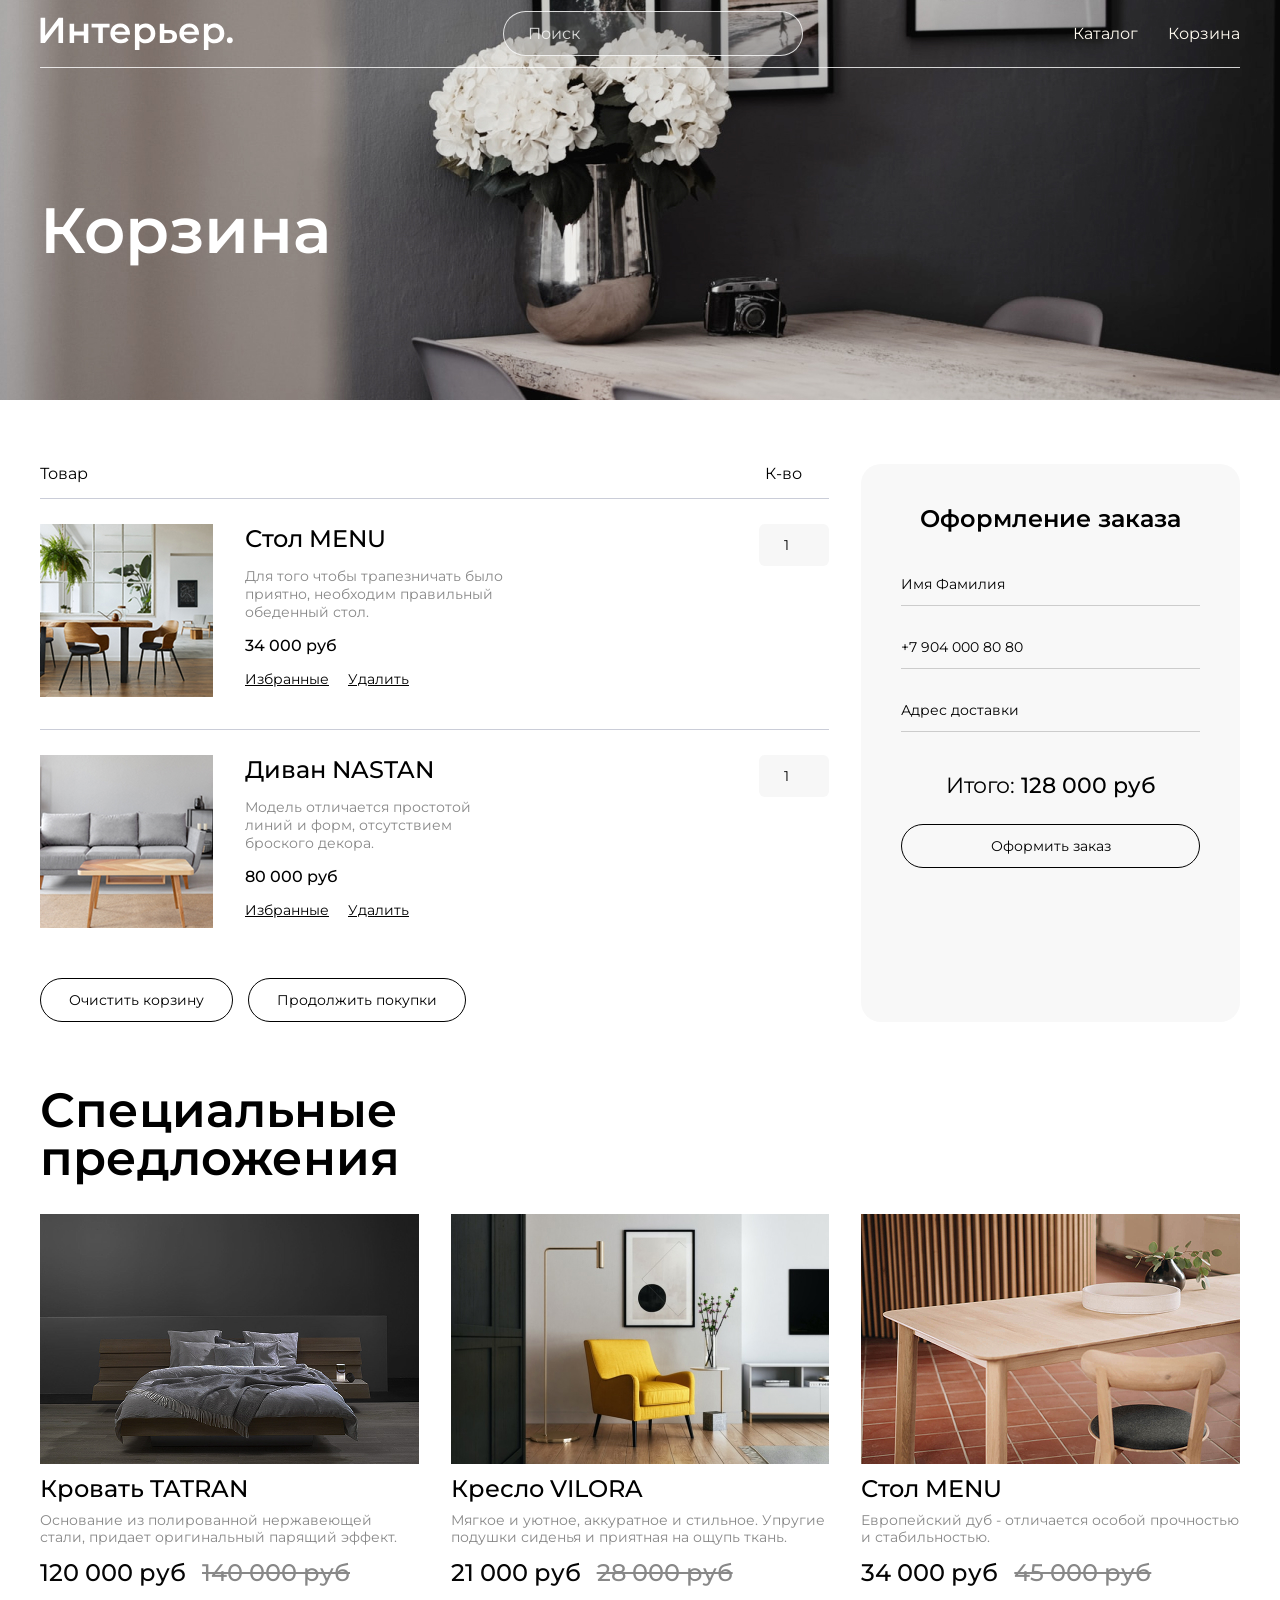
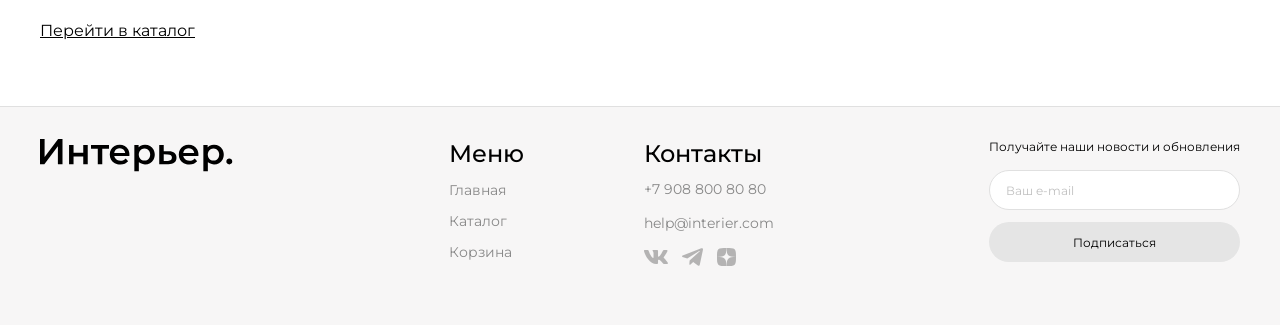
<file: cart.html>
<!DOCTYPE html>
<html lang="en">

<head>
    <meta charset="UTF-8">
    <meta name="viewport" content="width=device-width, initial-scale=1.0">
    <link rel="stylesheet" href="style.css">
    <title>Корзина</title>
    <link rel="preconnect" href="https://fonts.googleapis.com">
    <link rel="preconnect" href="https://fonts.gstatic.com" crossorigin>
    <link href="https://fonts.googleapis.com/css2?family=Montserrat:ital,wght@0,100..900;1,100..900&display=swap"
        rel="stylesheet">
</head>

<body>
    <section class="center top-cart">
        <header class="top-cart__header">
            <img class="top-cart__img" src="./img/logo.svg" alt="Логотип">
            <input class="top-cart__input" type="text" placeholder="Поиск">
            <nav class="top-cart__nav">
                <a class="top-cart__topref" href="catalog.html">Каталог</a>
                <a class="top-cart__topref" href="cart.html">Корзина</a>
            </nav>
            <div class="top-cart__nav-mobile">
                <a href="#">
                    <svg width="19" height="19" viewBox="0 0 19 19" fill="none" xmlns="http://www.w3.org/2000/svg">
                        <g clip-path="url(#clip0_53373_428)">
                            <path
                                d="M9.29907 1.11316C10.9342 1.06267 12.5273 1.63644 13.7542 2.71863C14.9811 3.80099 15.7498 5.31046 15.9036 6.93933C16.0545 8.53827 15.5992 10.133 14.634 11.4139L17.968 14.7469C18.0508 14.8297 18.1166 14.9279 18.1614 15.036C18.2062 15.1442 18.2297 15.2607 18.2297 15.3778C18.2297 15.4949 18.2062 15.6114 18.1614 15.7196C18.1165 15.8277 18.0508 15.9259 17.968 16.0087C17.8853 16.0914 17.7871 16.1572 17.679 16.202C17.5707 16.2469 17.4543 16.2694 17.3372 16.2694C17.22 16.2694 17.1036 16.2469 16.9954 16.202C16.8873 16.1572 16.789 16.0914 16.7063 16.0087L13.3733 12.6747C12.0925 13.6424 10.4962 14.0991 8.89575 13.9491C7.26568 13.7962 5.75519 13.0275 4.67212 11.7997C3.58905 10.5718 3.01496 8.97713 3.06665 7.3407C3.11846 5.7041 3.79274 4.14806 4.95142 2.99109C6.10904 1.83516 7.66391 1.16376 9.29907 1.11316ZM9.50903 2.91882C8.28235 2.92382 7.10691 3.41275 6.2395 4.28015C5.37213 5.14755 4.88317 6.32302 4.87817 7.54968C4.87324 8.77628 5.35288 9.95557 6.21313 10.83C6.64353 11.2674 7.15644 11.6151 7.72192 11.8534C8.28759 12.0918 8.89521 12.2161 9.50903 12.2186C10.1227 12.2211 10.7307 12.1017 11.2981 11.868C11.8657 11.6343 12.3816 11.2903 12.8157 10.8563C13.2497 10.4223 13.5936 9.90633 13.8274 9.33875C14.061 8.77131 14.1804 8.16333 14.178 7.54968C14.1755 6.93585 14.0511 6.32824 13.8127 5.76257C13.5744 5.19707 13.2267 4.68419 12.7893 4.25378C11.9149 3.3935 10.7357 2.91387 9.50903 2.91882Z"
                                fill="white" stroke="white" stroke-width="0.2" />
                        </g>
                        <defs>
                            <clipPath id="clip0_53373_428">
                                <rect width="19" height="19" fill="white" />
                            </clipPath>
                        </defs>
                    </svg>
                </a>
                <a href="catalog.html">
                    <svg width="20" height="20" viewBox="0 0 20 20" fill="none" xmlns="http://www.w3.org/2000/svg">
                        <rect width="4.57143" height="4.57143" fill="white" />
                        <rect y="7.31427" width="4.57143" height="4.57143" fill="white" />
                        <rect y="14.6285" width="4.57143" height="4.57143" fill="white" />
                        <rect x="7.31348" y="7.31427" width="4.57143" height="4.57143" fill="white" />
                        <rect x="7.31348" y="14.6285" width="4.57143" height="4.57143" fill="white" />
                        <rect x="7.31348" width="4.57143" height="4.57143" fill="white" />
                        <rect x="14.6279" y="7.31427" width="4.57143" height="4.57143" fill="white" />
                        <rect x="14.6279" y="14.6285" width="4.57143" height="4.57143" fill="white" />
                        <rect x="14.6279" width="4.57143" height="4.57143" fill="white" />
                    </svg>
                </a>
                <a href="cart.html">
                    <svg width="25" height="25" viewBox="0 0 25 25" fill="none" xmlns="http://www.w3.org/2000/svg"><path d="M14.5834 20.8333C15.1359 20.8333 15.6658 20.6138 16.0566 20.2231C16.4473 19.8324 16.6667 19.3025 16.6667 18.75C16.6667 18.1975 16.4473 17.6676 16.0566 17.2768C15.6658 16.8861 15.1359 16.6667 14.5834 16.6667C14.0309 16.6667 13.501 16.8861 13.1103 17.2768C12.7196 17.6676 12.5001 18.1975 12.5001 18.75C12.5001 19.3025 12.7196 19.8324 13.1103 20.2231C13.501 20.6138 14.0309 20.8333 14.5834 20.8333ZM7.29174 20.8333C7.84428 20.8333 8.37418 20.6138 8.76488 20.2231C9.15558 19.8324 9.37508 19.3025 9.37508 18.75C9.37508 18.1975 9.15558 17.6676 8.76488 17.2768C8.37418 16.8861 7.84428 16.6667 7.29174 16.6667C6.73921 16.6667 6.20931 16.8861 5.81861 17.2768C5.4279 17.6676 5.20841 18.1975 5.20841 18.75C5.20841 19.3025 5.4279 19.8324 5.81861 20.2231C6.20931 20.6138 6.73921 20.8333 7.29174 20.8333ZM20.873 6.16978C21.133 6.16139 21.3796 6.0522 21.5606 5.86528C21.7416 5.67837 21.8428 5.42839 21.8428 5.16822C21.8428 4.90804 21.7416 4.65807 21.5606 4.47115C21.3796 4.28424 21.133 4.17504 20.873 4.16666H19.674C18.7345 4.16666 17.922 4.81874 17.7178 5.73541L16.4126 11.6125C16.2084 12.5292 15.3959 13.1812 14.4563 13.1812H6.63133L5.12924 7.17082H14.8636C15.1212 7.15907 15.3644 7.04847 15.5425 6.86202C15.7206 6.67558 15.82 6.42764 15.82 6.16978C15.82 5.91192 15.7206 5.66398 15.5425 5.47754C15.3644 5.2911 15.1212 5.18049 14.8636 5.16874H5.12924C4.82473 5.16865 4.5242 5.23799 4.25051 5.37148C3.97682 5.50498 3.73716 5.69912 3.54976 5.93914C3.36236 6.17916 3.23215 6.45875 3.16903 6.75665C3.10591 7.05455 3.11154 7.36292 3.1855 7.65832L4.68758 13.6667C4.79586 14.1002 5.046 14.4851 5.39821 14.7601C5.75042 15.0351 6.18447 15.1844 6.63133 15.1844H14.4563C15.368 15.1845 16.2524 14.8737 16.9636 14.3032C17.6748 13.7328 18.1701 12.9368 18.3678 12.0469L19.674 6.16978H20.873Z"fill="white" /></svg>
                </a>
            </div>
        </header>
        <div class="cart-desc">
            <h1 class="cart-desc__title">Корзина</h1>
        </div>
    </section>
    <section class="center cart">
        <div class="cart__content">

            <div class="cart__name-box">
                <p>Товар</p>
                <p>К-во</p>
            </div>

            <div class="cart__item">
                <div class="cart__left">
                    <img src="./img/cart-1.jpg" alt="cart image" class="cart__image">
                    <div class="cart__info">
                        <h2 class="cart__title">Стол MENU</h2>
                        <p class="cart__desc">Для того чтобы трапезничать было приятно, необходим правильный обеденный
                            стол.</p>
                        <p class="cart__price">34 000 руб</p>
                        <div class="cart__actions">
                            <a href="#">Избранные</a>
                            <a href="#">Удалить</a>
                        </div>
                    </div>
                </div>
                <div class="cart__quantity">
                    <input type="number" value="1" min="1">
                </div>
            </div>

            <div class="cart__item">
                <div class="cart__left">
                    <img src="./img/cart-2.jpg" alt="cart image" class="cart__image">
                    <div class="cart__info">
                        <h2 class="cart__title">Диван NASTAN</h2>
                        <p class="cart__desc">Модель отличается простотой линий и форм, отсутствием броского декора.</p>
                        <p class="cart__price">80 000 руб</p>
                        <div class="cart__actions">
                            <a href="#">Избранные</a>
                            <a href="#">Удалить</a>
                        </div>
                    </div>
                </div>
                <div class="cart__quantity">
                    <input type="number" value="1" min="1">
                </div>
            </div>

            <div class="cart__buttons">
                <button class="btn btn_outline">Очистить корзину</button>
                <a href="catalog.html" class="btn btn_outline">Продолжить покупки</a>
            </div>

        </div>

        <div class="cart__form">
            <h3>Оформление заказа</h3>
            <form>
                <div class="cart__form-group">
                    <input type="text" placeholder="Имя Фамилия" required>
                </div>
                <div class="cart__form-group">
                    <input type="tel" placeholder="+7 904 000 80 80" required>
                </div>
                <div class="cart__form-group">
                    <input type="text" placeholder="Адрес доставки" required>
                </div>

                <div class="cart__total-section">
                    Итого: <span class="cart__total-price">128 000 руб</span>
                </div>

                <button type="submit" class="btn btn_submit">Оформить заказ</button>
            </form>
        </div>
    </section>

    <section class="center product">
        <h2 class="product__title">Специальные предложения</h2>
        <div class="product__grid">
            <article class="product-card">
                <div class="product-card__image-wrapper">
                    <img src="./img/TATRAN-V2.jpg" alt="Удобная кровать" class="product-card__image">
                    <div class="product-card__icons">
                        <button class="product-card__icon-btn">
                            <svg width="24" height="24" viewBox="0 0 24 24" fill="none"
                                xmlns="http://www.w3.org/2000/svg">
                                <g clip-path="url(#clip0_53373_651)">
                                    <path
                                        d="M6.99998 8V6C6.99998 4.67392 7.06229 2.93768 7.99998 2C8.93766 1.06232 10.6739 1 12 1C13.3261 1 15.0623 1.06232 16 2C16.9377 2.93768 17 4.67392 17 6V8H20C20.2652 8 20.8124 7.81246 21 8C21.1875 8.18754 21 8.73478 21 9V21C21 21.2652 21.1875 21.8125 21 22C20.8124 22.1875 20.2652 22 20 22H3.99998C3.73476 22 3.18751 22.1875 2.99998 22C2.81244 21.8125 2.99998 21.2652 2.99998 21V9C2.99998 8.73478 2.81244 8.18754 2.99998 8C3.18751 7.81246 3.73476 8 3.99998 8H6.99998ZM6.99998 10H4.99998V20H19V10H17V12H15V10H8.99998V12H6.99998V10ZM8.99998 8H15V6C15 5.20435 14.5626 4.56261 14 4C13.4374 3.43739 12.7956 3 12 3C11.2043 3 10.5626 3.43739 9.99998 4C9.43737 4.56261 8.99998 5.20435 8.99998 6V8Z"
                                        fill="#C4C4C4" />
                                </g>
                                <defs>
                                    <clipPath id="clip0_53373_651">
                                        <rect width="24" height="24" fill="white" />
                                    </clipPath>
                                </defs>
                            </svg>
                        </button>
                        <button class="product-card__icon-btn">
                            <svg width="24" height="24" viewBox="0 0 24 24" fill="none"
                                xmlns="http://www.w3.org/2000/svg">
                                <path
                                    d="M12 21C11.355 20.428 10.626 19.833 9.85502 19.2H9.84502C7.13002 16.98 4.05302 14.468 2.69402 11.458C2.24754 10.4998 2.01093 9.45715 2.00001 8.40003C1.99703 6.94951 2.57879 5.55901 3.61383 4.54279C4.64887 3.52657 6.04981 2.97042 7.50002 3.00003C8.68065 3.00189 9.83586 3.34311 10.828 3.98303C11.264 4.26599 11.6584 4.60828 12 5.00003C12.3435 4.60982 12.7381 4.26773 13.173 3.98303C14.1648 3.34298 15.3197 3.00174 16.5 3.00003C17.9502 2.97042 19.3512 3.52657 20.3862 4.54279C21.4213 5.55901 22.003 6.94951 22 8.40003C21.9898 9.45884 21.7532 10.5032 21.306 11.463C19.947 14.473 16.871 16.984 14.156 19.2L14.146 19.208C13.374 19.837 12.646 20.432 12.001 21.008L12 21ZM7.50002 5.00003C6.56853 4.98837 5.67009 5.34487 5.00002 5.99203C4.35441 6.62619 3.99358 7.49507 3.99994 8.40003C4.01135 9.17053 4.18585 9.92988 4.51202 10.628C5.15353 11.9267 6.01913 13.1021 7.06902 14.1C8.06002 15.1 9.20002 16.068 10.186 16.882C10.459 17.107 10.737 17.334 11.015 17.561L11.19 17.704C11.457 17.922 11.733 18.148 12 18.37L12.013 18.358L12.019 18.353H12.025L12.034 18.346H12.039H12.044L12.062 18.331L12.103 18.298L12.11 18.292L12.121 18.284H12.127L12.136 18.276L12.8 17.731L12.974 17.588C13.255 17.359 13.533 17.132 13.806 16.907C14.792 16.093 15.933 15.126 16.924 14.121C17.9741 13.1236 18.8397 11.9485 19.481 10.65C19.8131 9.94583 19.9901 9.17853 20.0001 8.40003C20.0042 7.49786 19.6435 6.63232 19 6.00003C18.3312 5.34995 17.4326 4.99051 16.5 5.00003C15.3619 4.99035 14.274 5.46739 13.51 6.31103L12 8.05103L10.49 6.31103C9.72609 5.46739 8.6381 4.99035 7.50002 5.00003Z"
                                    fill="#C4C4C4" />
                            </svg>
                        </button>
                    </div>
                </div>
                <h3 class="product-card__name">Кровать TATRAN</h3>
                <p class="product-card__description">Основание из полированной нержавеющей стали, придает
                    оригинальный
                    парящий эффект.</p>
                <div class="product-card__price-box">
                    <span class="product-card__price product-card__price--new">120 000 руб</span>
                    <span class="product-card__price product-card__price--old">140 000 руб</span>
                </div>
            </article>
            <article class="product-card">
                <div class="product-card__image-wrapper">
                    <img src="./img/ChairVILORA.jpg" alt="Удобная кровать" class="product-card__image">
                    <div class="product-card__icons">
                        <button class="product-card__icon-btn">
                            <svg width="24" height="24" viewBox="0 0 24 24" fill="none"
                                xmlns="http://www.w3.org/2000/svg">
                                <g clip-path="url(#clip0_53373_651)">
                                    <path
                                        d="M6.99998 8V6C6.99998 4.67392 7.06229 2.93768 7.99998 2C8.93766 1.06232 10.6739 1 12 1C13.3261 1 15.0623 1.06232 16 2C16.9377 2.93768 17 4.67392 17 6V8H20C20.2652 8 20.8124 7.81246 21 8C21.1875 8.18754 21 8.73478 21 9V21C21 21.2652 21.1875 21.8125 21 22C20.8124 22.1875 20.2652 22 20 22H3.99998C3.73476 22 3.18751 22.1875 2.99998 22C2.81244 21.8125 2.99998 21.2652 2.99998 21V9C2.99998 8.73478 2.81244 8.18754 2.99998 8C3.18751 7.81246 3.73476 8 3.99998 8H6.99998ZM6.99998 10H4.99998V20H19V10H17V12H15V10H8.99998V12H6.99998V10ZM8.99998 8H15V6C15 5.20435 14.5626 4.56261 14 4C13.4374 3.43739 12.7956 3 12 3C11.2043 3 10.5626 3.43739 9.99998 4C9.43737 4.56261 8.99998 5.20435 8.99998 6V8Z"
                                        fill="#C4C4C4" />
                                </g>
                                <defs>
                                    <clipPath id="clip0_53373_651">
                                        <rect width="24" height="24" fill="white" />
                                    </clipPath>
                                </defs>
                            </svg>
                        </button>
                        <button class="product-card__icon-btn">
                            <svg width="24" height="24" viewBox="0 0 24 24" fill="none"
                                xmlns="http://www.w3.org/2000/svg">
                                <path
                                    d="M12 21C11.355 20.428 10.626 19.833 9.85502 19.2H9.84502C7.13002 16.98 4.05302 14.468 2.69402 11.458C2.24754 10.4998 2.01093 9.45715 2.00001 8.40003C1.99703 6.94951 2.57879 5.55901 3.61383 4.54279C4.64887 3.52657 6.04981 2.97042 7.50002 3.00003C8.68065 3.00189 9.83586 3.34311 10.828 3.98303C11.264 4.26599 11.6584 4.60828 12 5.00003C12.3435 4.60982 12.7381 4.26773 13.173 3.98303C14.1648 3.34298 15.3197 3.00174 16.5 3.00003C17.9502 2.97042 19.3512 3.52657 20.3862 4.54279C21.4213 5.55901 22.003 6.94951 22 8.40003C21.9898 9.45884 21.7532 10.5032 21.306 11.463C19.947 14.473 16.871 16.984 14.156 19.2L14.146 19.208C13.374 19.837 12.646 20.432 12.001 21.008L12 21ZM7.50002 5.00003C6.56853 4.98837 5.67009 5.34487 5.00002 5.99203C4.35441 6.62619 3.99358 7.49507 3.99994 8.40003C4.01135 9.17053 4.18585 9.92988 4.51202 10.628C5.15353 11.9267 6.01913 13.1021 7.06902 14.1C8.06002 15.1 9.20002 16.068 10.186 16.882C10.459 17.107 10.737 17.334 11.015 17.561L11.19 17.704C11.457 17.922 11.733 18.148 12 18.37L12.013 18.358L12.019 18.353H12.025L12.034 18.346H12.039H12.044L12.062 18.331L12.103 18.298L12.11 18.292L12.121 18.284H12.127L12.136 18.276L12.8 17.731L12.974 17.588C13.255 17.359 13.533 17.132 13.806 16.907C14.792 16.093 15.933 15.126 16.924 14.121C17.9741 13.1236 18.8397 11.9485 19.481 10.65C19.8131 9.94583 19.9901 9.17853 20.0001 8.40003C20.0042 7.49786 19.6435 6.63232 19 6.00003C18.3312 5.34995 17.4326 4.99051 16.5 5.00003C15.3619 4.99035 14.274 5.46739 13.51 6.31103L12 8.05103L10.49 6.31103C9.72609 5.46739 8.6381 4.99035 7.50002 5.00003Z"
                                    fill="#C4C4C4" />
                            </svg>
                        </button>
                    </div>
                </div>
                <h3 class="product-card__name">Кресло VILORA</h3>
                <p class="product-card__description">Мягкое и уютное, аккуратное и стильное. Упругие подушки
                    сиденья и
                    приятная на ощупь ткань.</p>
                <div class="product-card__price-box">
                    <span class="product-card__price product-card__price--new">21 000 руб</span>
                    <span class="product-card__price product-card__price--old">28 000 руб</span>
                </div>
            </article>
            <article class="product-card">
                <div class="product-card__image-wrapper">
                    <img src="./img/MENU-V2.jpg" alt="Удобная кровать" class="product-card__image">
                    <div class="product-card__icons">
                        <button class="product-card__icon-btn">
                            <svg width="24" height="24" viewBox="0 0 24 24" fill="none"
                                xmlns="http://www.w3.org/2000/svg">
                                <g clip-path="url(#clip0_53373_651)">
                                    <path
                                        d="M6.99998 8V6C6.99998 4.67392 7.06229 2.93768 7.99998 2C8.93766 1.06232 10.6739 1 12 1C13.3261 1 15.0623 1.06232 16 2C16.9377 2.93768 17 4.67392 17 6V8H20C20.2652 8 20.8124 7.81246 21 8C21.1875 8.18754 21 8.73478 21 9V21C21 21.2652 21.1875 21.8125 21 22C20.8124 22.1875 20.2652 22 20 22H3.99998C3.73476 22 3.18751 22.1875 2.99998 22C2.81244 21.8125 2.99998 21.2652 2.99998 21V9C2.99998 8.73478 2.81244 8.18754 2.99998 8C3.18751 7.81246 3.73476 8 3.99998 8H6.99998ZM6.99998 10H4.99998V20H19V10H17V12H15V10H8.99998V12H6.99998V10ZM8.99998 8H15V6C15 5.20435 14.5626 4.56261 14 4C13.4374 3.43739 12.7956 3 12 3C11.2043 3 10.5626 3.43739 9.99998 4C9.43737 4.56261 8.99998 5.20435 8.99998 6V8Z"
                                        fill="#C4C4C4" />
                                </g>
                                <defs>
                                    <clipPath id="clip0_53373_651">
                                        <rect width="24" height="24" fill="white" />
                                    </clipPath>
                                </defs>
                            </svg>
                        </button>
                        <button class="product-card__icon-btn">
                            <svg width="24" height="24" viewBox="0 0 24 24" fill="none"
                                xmlns="http://www.w3.org/2000/svg">
                                <path
                                    d="M12 21C11.355 20.428 10.626 19.833 9.85502 19.2H9.84502C7.13002 16.98 4.05302 14.468 2.69402 11.458C2.24754 10.4998 2.01093 9.45715 2.00001 8.40003C1.99703 6.94951 2.57879 5.55901 3.61383 4.54279C4.64887 3.52657 6.04981 2.97042 7.50002 3.00003C8.68065 3.00189 9.83586 3.34311 10.828 3.98303C11.264 4.26599 11.6584 4.60828 12 5.00003C12.3435 4.60982 12.7381 4.26773 13.173 3.98303C14.1648 3.34298 15.3197 3.00174 16.5 3.00003C17.9502 2.97042 19.3512 3.52657 20.3862 4.54279C21.4213 5.55901 22.003 6.94951 22 8.40003C21.9898 9.45884 21.7532 10.5032 21.306 11.463C19.947 14.473 16.871 16.984 14.156 19.2L14.146 19.208C13.374 19.837 12.646 20.432 12.001 21.008L12 21ZM7.50002 5.00003C6.56853 4.98837 5.67009 5.34487 5.00002 5.99203C4.35441 6.62619 3.99358 7.49507 3.99994 8.40003C4.01135 9.17053 4.18585 9.92988 4.51202 10.628C5.15353 11.9267 6.01913 13.1021 7.06902 14.1C8.06002 15.1 9.20002 16.068 10.186 16.882C10.459 17.107 10.737 17.334 11.015 17.561L11.19 17.704C11.457 17.922 11.733 18.148 12 18.37L12.013 18.358L12.019 18.353H12.025L12.034 18.346H12.039H12.044L12.062 18.331L12.103 18.298L12.11 18.292L12.121 18.284H12.127L12.136 18.276L12.8 17.731L12.974 17.588C13.255 17.359 13.533 17.132 13.806 16.907C14.792 16.093 15.933 15.126 16.924 14.121C17.9741 13.1236 18.8397 11.9485 19.481 10.65C19.8131 9.94583 19.9901 9.17853 20.0001 8.40003C20.0042 7.49786 19.6435 6.63232 19 6.00003C18.3312 5.34995 17.4326 4.99051 16.5 5.00003C15.3619 4.99035 14.274 5.46739 13.51 6.31103L12 8.05103L10.49 6.31103C9.72609 5.46739 8.6381 4.99035 7.50002 5.00003Z"
                                    fill="#C4C4C4" />
                            </svg>
                        </button>
                    </div>
                </div>
                <h3 class="product-card__name">Стол MENU</h3>
                <p class="product-card__description">Европейский дуб - отличается особой прочностью и
                    стабильностью.</p>
                <div class="product-card__price-box">
                    <span class="product-card__price product-card__price--new">34 000 руб</span>
                    <span class="product-card__price product-card__price--old">45 000 руб</span>
                </div>
            </article>
        </div>
    </section>
    <div class="center box-link">
        <a class="box-link__link" href="catalog.html">Перейти в каталог</a>
    </div>
    <footer class="center footer">
        <div class="footer__content">
            <div class="footer__logo-box">
                <img class="footer__logo-img" src="./img/interior.svg" alt="Логотип">
            </div>
            <div class="footer__main">
                <nav class="footer-menu">
                    <h4 class="footer__title">Меню</h4>
                    <ul class="footer__list">
                        <li class="footer-item"><a class="footer__link" href="index.html">Главная</a></li>
                        <li class="footer-item"><a class="footer__link" href="catalog.html">Каталог</a></li>
                        <li class="footer-item"><a class="footer__link" href="cart.html">Корзина</a></li>
                    </ul>
                </nav>
                <div class="footer-contacts">
                    <h4 class="footer__title">Контакты</h4>
                    <ul class="footer__list">
                        <li><a class="footer__contact-link" href="tel:+79088008080">+7 908 800 80 80</a></li>
                        <li><a class="footer__contact-link" href="mailto:help@interier.com">help@interier.com</a></li>
                        <li>
                            <div class="footer-socials">
                                <a class="footer__social-link" href="https://vk.com" target="_blank" rel="noopener">
                                    <img class="footer__social-icon" src="./img/vk.svg" alt="ВК">
                                </a>
                                <a class="footer__social-link" href="https://telegram.org" target="_blank"
                                    rel="noopener">
                                    <img class="footer__social-icon" src="./img/telegram.svg" alt="Телеграм">
                                </a>
                                <a class="footer__social-link" href="https://dzen.ru" target="_blank" rel="noopener">
                                    <img class="footer__social-icon" src="./img/dzen.svg" alt="Дзен">
                                </a>
                            </div>
                        </li>
                    </ul>
                </div>
            </div>
            <form class="footer__form subscribe-form">
                <h3 class="subscribe-form__title">Получайте наши новости и обновления</h3>
                <div class="subscribe-form__field-group">
                    <input class="subscribe-form__input" type="email" placeholder="Ваш e-mail">
                    <button class="subscribe-form__button" type="submit">Подписаться</button>
                </div>
            </form>
        </div>
    </footer>
    <svg xmlns="http://www.w3.org/2000/svg" version="1.1" style="display: none;">
        <defs>
            <filter id="gooey-water">
                <feGaussianBlur in="SourceGraphic" stdDeviation="6" result="blur" />
                <feColorMatrix in="blur" values="1 0 0 0 0  0 1 0 0 0  0 0 1 0 0  0 0 0 18 -7" result="goo" />
                <feBlend in="SourceGraphic" in2="goo" />
            </filter>
        </defs>
    </svg>
</body>

</html>
</file>
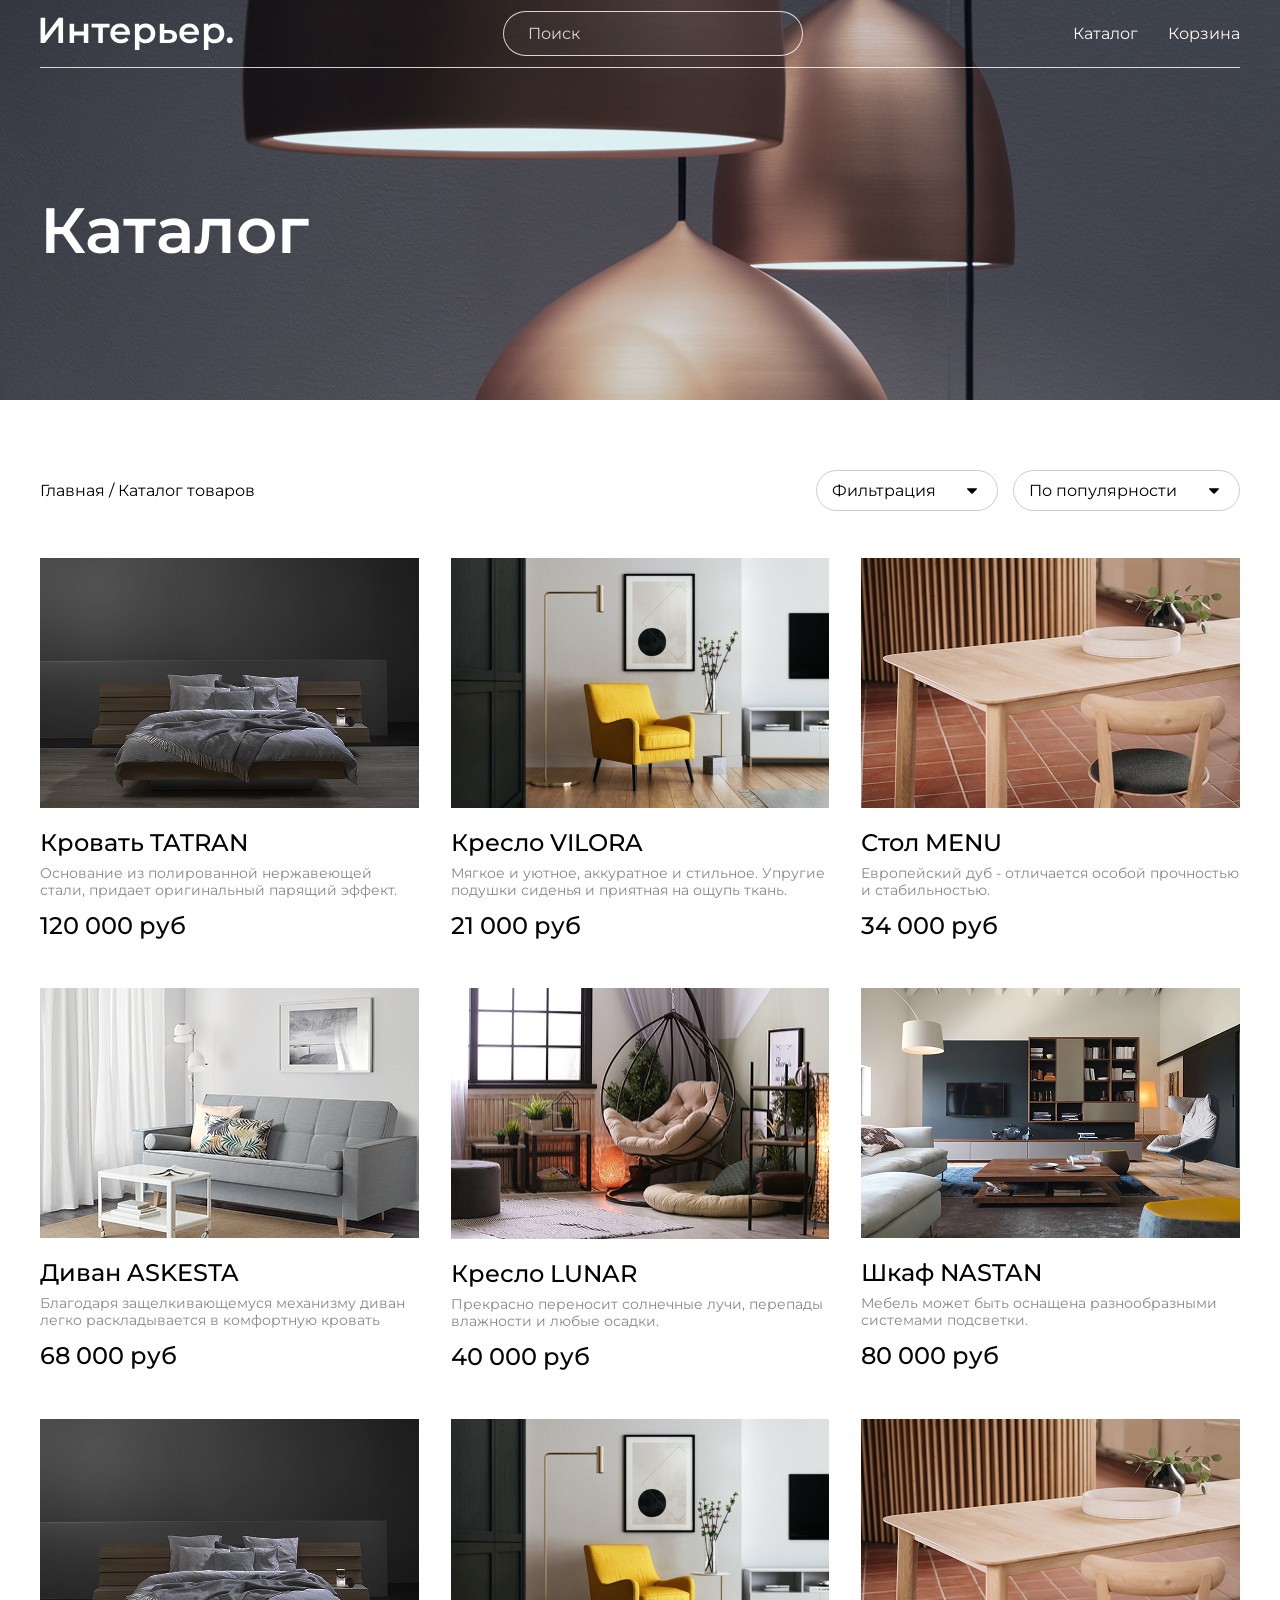
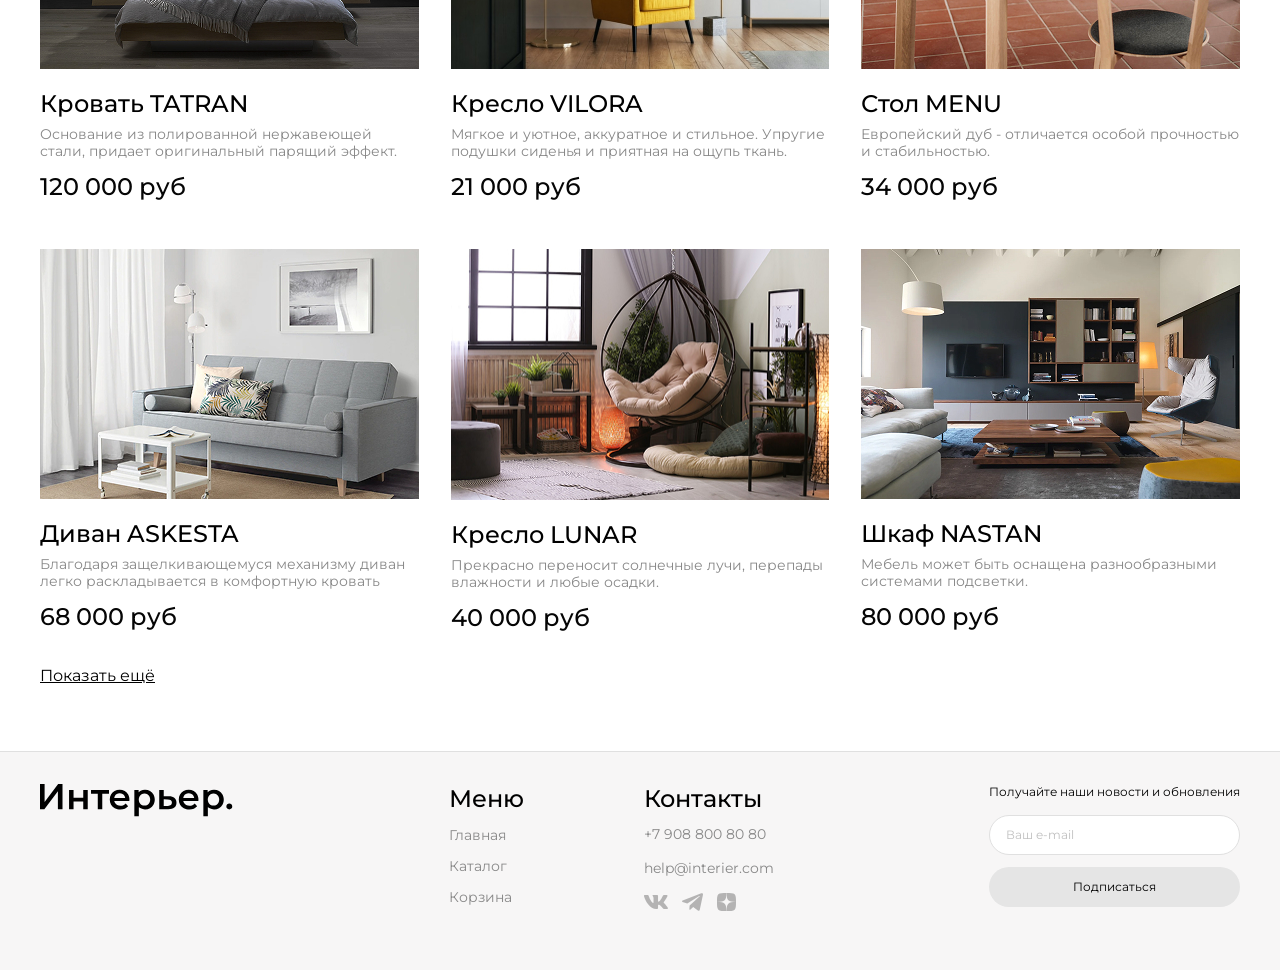
<file: catalog.html>
<!DOCTYPE html>
<html lang="en">

<head>
    <meta charset="UTF-8">
    <meta name="viewport" content="width=device-width, initial-scale=1.0">
    <link rel="stylesheet" href="style.css">
    <title>Каталог</title>
    <link rel="preconnect" href="https://fonts.googleapis.com">
    <link rel="preconnect" href="https://fonts.gstatic.com" crossorigin>
    <link href="https://fonts.googleapis.com/css2?family=Montserrat:ital,wght@0,100..900;1,100..900&display=swap"
        rel="stylesheet">
</head>

<body>
    <section class="center top-catalog">
        <header class="top-catalog__header">
            <img class="top-catalog__img" src="./img/logo.svg" alt="Логотип">
            <input class="top-catalog__input" type="text" placeholder="Поиск">
            <nav class="top-catalog__nav">
                <a class="top-catalog__topref" href="catalog.html">Каталог</a>
                <a class="top-catalog__topref" href="cart.html">Корзина</a>
            </nav>
            <div class="top-catalog__nav-mobile">
                <a href="#">
                    <svg width="19" height="19" viewBox="0 0 19 19" fill="none" xmlns="http://www.w3.org/2000/svg">
                        <g clip-path="url(#clip0_53373_428)">
                            <path
                                d="M9.29907 1.11316C10.9342 1.06267 12.5273 1.63644 13.7542 2.71863C14.9811 3.80099 15.7498 5.31046 15.9036 6.93933C16.0545 8.53827 15.5992 10.133 14.634 11.4139L17.968 14.7469C18.0508 14.8297 18.1166 14.9279 18.1614 15.036C18.2062 15.1442 18.2297 15.2607 18.2297 15.3778C18.2297 15.4949 18.2062 15.6114 18.1614 15.7196C18.1165 15.8277 18.0508 15.9259 17.968 16.0087C17.8853 16.0914 17.7871 16.1572 17.679 16.202C17.5707 16.2469 17.4543 16.2694 17.3372 16.2694C17.22 16.2694 17.1036 16.2469 16.9954 16.202C16.8873 16.1572 16.789 16.0914 16.7063 16.0087L13.3733 12.6747C12.0925 13.6424 10.4962 14.0991 8.89575 13.9491C7.26568 13.7962 5.75519 13.0275 4.67212 11.7997C3.58905 10.5718 3.01496 8.97713 3.06665 7.3407C3.11846 5.7041 3.79274 4.14806 4.95142 2.99109C6.10904 1.83516 7.66391 1.16376 9.29907 1.11316ZM9.50903 2.91882C8.28235 2.92382 7.10691 3.41275 6.2395 4.28015C5.37213 5.14755 4.88317 6.32302 4.87817 7.54968C4.87324 8.77628 5.35288 9.95557 6.21313 10.83C6.64353 11.2674 7.15644 11.6151 7.72192 11.8534C8.28759 12.0918 8.89521 12.2161 9.50903 12.2186C10.1227 12.2211 10.7307 12.1017 11.2981 11.868C11.8657 11.6343 12.3816 11.2903 12.8157 10.8563C13.2497 10.4223 13.5936 9.90633 13.8274 9.33875C14.061 8.77131 14.1804 8.16333 14.178 7.54968C14.1755 6.93585 14.0511 6.32824 13.8127 5.76257C13.5744 5.19707 13.2267 4.68419 12.7893 4.25378C11.9149 3.3935 10.7357 2.91387 9.50903 2.91882Z"
                                fill="white" stroke="white" stroke-width="0.2" />
                        </g>
                        <defs>
                            <clipPath id="clip0_53373_428">
                                <rect width="19" height="19" fill="white" />
                            </clipPath>
                        </defs>
                    </svg>
                </a>
                <a href="catalog.html">
                    <svg width="20" height="20" viewBox="0 0 20 20" fill="none" xmlns="http://www.w3.org/2000/svg">
                        <rect width="4.57143" height="4.57143" fill="white" />
                        <rect y="7.31427" width="4.57143" height="4.57143" fill="white" />
                        <rect y="14.6285" width="4.57143" height="4.57143" fill="white" />
                        <rect x="7.31348" y="7.31427" width="4.57143" height="4.57143" fill="white" />
                        <rect x="7.31348" y="14.6285" width="4.57143" height="4.57143" fill="white" />
                        <rect x="7.31348" width="4.57143" height="4.57143" fill="white" />
                        <rect x="14.6279" y="7.31427" width="4.57143" height="4.57143" fill="white" />
                        <rect x="14.6279" y="14.6285" width="4.57143" height="4.57143" fill="white" />
                        <rect x="14.6279" width="4.57143" height="4.57143" fill="white" />
                    </svg>
                </a>
                <a href="cart.html">
                    <svg width="25" height="25" viewBox="0 0 25 25" fill="none" xmlns="http://www.w3.org/2000/svg">
                        <path
                            d="M14.5834 20.8333C15.1359 20.8333 15.6658 20.6138 16.0566 20.2231C16.4473 19.8324 16.6667 19.3025 16.6667 18.75C16.6667 18.1975 16.4473 17.6676 16.0566 17.2768C15.6658 16.8861 15.1359 16.6667 14.5834 16.6667C14.0309 16.6667 13.501 16.8861 13.1103 17.2768C12.7196 17.6676 12.5001 18.1975 12.5001 18.75C12.5001 19.3025 12.7196 19.8324 13.1103 20.2231C13.501 20.6138 14.0309 20.8333 14.5834 20.8333ZM7.29174 20.8333C7.84428 20.8333 8.37418 20.6138 8.76488 20.2231C9.15558 19.8324 9.37508 19.3025 9.37508 18.75C9.37508 18.1975 9.15558 17.6676 8.76488 17.2768C8.37418 16.8861 7.84428 16.6667 7.29174 16.6667C6.73921 16.6667 6.20931 16.8861 5.81861 17.2768C5.4279 17.6676 5.20841 18.1975 5.20841 18.75C5.20841 19.3025 5.4279 19.8324 5.81861 20.2231C6.20931 20.6138 6.73921 20.8333 7.29174 20.8333ZM20.873 6.16978C21.133 6.16139 21.3796 6.0522 21.5606 5.86528C21.7416 5.67837 21.8428 5.42839 21.8428 5.16822C21.8428 4.90804 21.7416 4.65807 21.5606 4.47115C21.3796 4.28424 21.133 4.17504 20.873 4.16666H19.674C18.7345 4.16666 17.922 4.81874 17.7178 5.73541L16.4126 11.6125C16.2084 12.5292 15.3959 13.1812 14.4563 13.1812H6.63133L5.12924 7.17082H14.8636C15.1212 7.15907 15.3644 7.04847 15.5425 6.86202C15.7206 6.67558 15.82 6.42764 15.82 6.16978C15.82 5.91192 15.7206 5.66398 15.5425 5.47754C15.3644 5.2911 15.1212 5.18049 14.8636 5.16874H5.12924C4.82473 5.16865 4.5242 5.23799 4.25051 5.37148C3.97682 5.50498 3.73716 5.69912 3.54976 5.93914C3.36236 6.17916 3.23215 6.45875 3.16903 6.75665C3.10591 7.05455 3.11154 7.36292 3.1855 7.65832L4.68758 13.6667C4.79586 14.1002 5.046 14.4851 5.39821 14.7601C5.75042 15.0351 6.18447 15.1844 6.63133 15.1844H14.4563C15.368 15.1845 16.2524 14.8737 16.9636 14.3032C17.6748 13.7328 18.1701 12.9368 18.3678 12.0469L19.674 6.16978H20.873Z"
                            fill="white" />
                    </svg>
                </a>
            </div>
        </header>
        <div class="desc-catalog">
            <h1 class="desc-catalog__title">Каталог</h1>
        </div>
    </section>
    <div class="center product-catalog">
        <div class="product-catalog__top">
            <div class="product-catalog__title">
                <a href="index.html">Главная</a>
                <span>/</span>
                <span>Каталог товаров</span>
            </div>
            <div class="product-catalog__selectors">
                <div class="product-catalog__filter-wrapper">
                    <button type="button" class="product-catalog__filter-btn" id="filterBtn">
                        Фильтрация
                    </button>
                    <form method="GET" class="filter-popup" id="filterPopup">
                        <div class="filter-popup__grid">
                            <div class="filter-popup__column filter-popup__column--left">
                                <fieldset class="filter-popup__group">
                                    <legend class="filter-popup__title">Сроки доставки</legend>
                                    <label class="filter-popup__label"><input type="radio" name="delivery" value="any"
                                            checked> <span>Неважно</span></label>
                                    <label class="filter-popup__label"><input type="radio" name="delivery"
                                            value="today"> <span>Сегодня</span></label>
                                    <label class="filter-popup__label"><input type="radio" name="delivery"
                                            value="tomorrow"> <span>Завтра</span></label>
                                    <label class="filter-popup__label"><input type="radio" name="delivery"
                                            value="3days"> <span>До 3 дней</span></label>
                                    <label class="filter-popup__label"><input type="radio" name="delivery"
                                            value="7days"> <span>До 7 дней</span></label>
                                </fieldset>
                                <fieldset class="filter-popup__group filter-popup__group--price">
                                    <legend class="filter-popup__title">Цена</legend>
                                    <div class="filter-popup__price-text">от <span id="minVal">0</span> руб. до <span
                                            id="maxVal">100000</span> руб.</div>
                                    <div class="range-slider">
                                        <div class="slider-track" id="sliderTrack"></div>
                                        <input type="range" id="rangeMin" min="0" max="100000" value="0" step="1000">
                                        <input type="range" id="rangeMax" min="0" max="100000" value="100000"
                                            step="1000">
                                    </div>
                                </fieldset>
                                <fieldset class="filter-popup__group filter-popup__group--color">
                                    <legend class="filter-popup__title">Цвет</legend>
                                    <div class="color-grid">
                                        <label class="color-box"
                                            style="background:#ffffff; border: 1px solid #888"><input type="checkbox"
                                                name="color" value="white"></label>
                                        <label class="color-box color-box--dark" style="background:#000000;"><input
                                                type="checkbox" name="color" value="black"></label>
                                        <label class="color-box" style="background:#737373;"><input type="checkbox"
                                                name="color" value="grey"></label>
                                        <label class="color-box" style="background:#ff0000;"><input type="checkbox"
                                                name="color" value="red"></label>
                                        <label class="color-box" style="background:#ff7a41;"><input type="checkbox"
                                                name="color" value="orange" checked></label>
                                        <label class="color-box" style="background:#f2cb01;"><input type="checkbox"
                                                name="color" value="yellow" checked></label>
                                        <label class="color-box" style="background:#00bf2a;"><input type="checkbox"
                                                name="color" value="green"></label>
                                        <label class="color-box" style="background:#1ccc97;"><input type="checkbox"
                                                name="color" value="teal"></label>
                                        <label class="color-box" style="background:#009fe3;"><input type="checkbox"
                                                name="color" value="cyan" checked></label>
                                        <label class="color-box" style="background:#000af8;"><input type="checkbox"
                                                name="color" value="blue"></label>
                                        <label class="color-box" style="background:#6710d6;"><input type="checkbox"
                                                name="color" value="purple"></label>
                                        <label class="color-box" style="background:#9D0DB5;"><input type="checkbox"
                                                name="color" value="violet"></label>
                                        <label class="color-box" style="background:#D89AFF;"><input type="checkbox"
                                                name="color" value="pink" checked></label>
                                        <label class="color-box" style="background:#FF65A6;"><input type="checkbox"
                                                name="color" value="rose"></label>
                                    </div>
                                </fieldset>
                            </div>
                            <div class="filter-popup__column filter-popup__column--right">
                                <fieldset class="filter-popup__group">
                                    <legend class="filter-popup__title">Тип комнаты</legend>
                                    <label class="filter-popup__label"><input type="checkbox" name="room"
                                            value="kitchen" checked> <span>Кухня и столовая</span></label>
                                    <label class="filter-popup__label"><input type="checkbox" name="room"
                                            value="bathroom" checked> <span>Ванная комната</span></label>
                                    <label class="filter-popup__label"><input type="checkbox" name="room" value="kids">
                                        <span>Детская комната</span></label>
                                    <label class="filter-popup__label"><input type="checkbox" name="room"
                                            value="office"> <span>Домашний офис</span></label>
                                    <label class="filter-popup__label"><input type="checkbox" name="room"
                                            value="living"> <span>Гостиная</span></label>
                                    <label class="filter-popup__label"><input type="checkbox" name="room"
                                            value="hallway"> <span>Прихожая</span></label>
                                    <label class="filter-popup__label"><input type="checkbox" name="room"
                                            value="bedroom"> <span>Спальня</span></label>
                                    <label class="filter-popup__label"><input type="checkbox" name="room"
                                            value="wardrobe"> <span>Гардероб</span></label>
                                    <label class="filter-popup__label"><input type="checkbox" name="room"
                                            value="country"> <span>Дача</span></label>
                                    <label class="filter-popup__label"><input type="checkbox" name="room" value="light">
                                        <span>Свет</span></label>
                                </fieldset>
                            </div>
                        </div>
                        <div class="filter-popup__footer">
                            <button type="submit" class="filter-popup__submit">Применить</button>
                        </div>
                    </form>
                </div>
                <select class="product-catalog__selector-2">
                    <option value="">По популярности</option>
                    <option value="New">Сначала новые</option>
                    <option value="Old">Сначала старые</option>
                </select>
            </div>
        </div>
        <div class="product-catalog__grid">
            <article class="product-catalog-card">
                <div class="product-catalog-card__image-wrapper">
                    <img src="./img/TATRAN-V2.jpg" alt="Удобная кровать" class="product-catalog-card__image">
                    <div class="product-catalog-card__icons">
                        <button class="product-catalog-card__icon-btn">
                            <svg width="24" height="24" viewBox="0 0 24 24" fill="none"
                                xmlns="http://www.w3.org/2000/svg">
                                <g clip-path="url(#clip0_53373_651)">
                                    <path
                                        d="M6.99998 8V6C6.99998 4.67392 7.06229 2.93768 7.99998 2C8.93766 1.06232 10.6739 1 12 1C13.3261 1 15.0623 1.06232 16 2C16.9377 2.93768 17 4.67392 17 6V8H20C20.2652 8 20.8124 7.81246 21 8C21.1875 8.18754 21 8.73478 21 9V21C21 21.2652 21.1875 21.8125 21 22C20.8124 22.1875 20.2652 22 20 22H3.99998C3.73476 22 3.18751 22.1875 2.99998 22C2.81244 21.8125 2.99998 21.2652 2.99998 21V9C2.99998 8.73478 2.81244 8.18754 2.99998 8C3.18751 7.81246 3.73476 8 3.99998 8H6.99998ZM6.99998 10H4.99998V20H19V10H17V12H15V10H8.99998V12H6.99998V10ZM8.99998 8H15V6C15 5.20435 14.5626 4.56261 14 4C13.4374 3.43739 12.7956 3 12 3C11.2043 3 10.5626 3.43739 9.99998 4C9.43737 4.56261 8.99998 5.20435 8.99998 6V8Z"
                                        fill="#C4C4C4" />
                                </g>
                                <defs>
                                    <clipPath id="clip0_53373_651">
                                        <rect width="24" height="24" fill="white" />
                                    </clipPath>
                                </defs>
                            </svg>
                        </button>
                        <button class="product-catalog-card__icon-btn">
                            <svg width="24" height="24" viewBox="0 0 24 24" fill="none"
                                xmlns="http://www.w3.org/2000/svg">
                                <path
                                    d="M12 21C11.355 20.428 10.626 19.833 9.85502 19.2H9.84502C7.13002 16.98 4.05302 14.468 2.69402 11.458C2.24754 10.4998 2.01093 9.45715 2.00001 8.40003C1.99703 6.94951 2.57879 5.55901 3.61383 4.54279C4.64887 3.52657 6.04981 2.97042 7.50002 3.00003C8.68065 3.00189 9.83586 3.34311 10.828 3.98303C11.264 4.26599 11.6584 4.60828 12 5.00003C12.3435 4.60982 12.7381 4.26773 13.173 3.98303C14.1648 3.34298 15.3197 3.00174 16.5 3.00003C17.9502 2.97042 19.3512 3.52657 20.3862 4.54279C21.4213 5.55901 22.003 6.94951 22 8.40003C21.9898 9.45884 21.7532 10.5032 21.306 11.463C19.947 14.473 16.871 16.984 14.156 19.2L14.146 19.208C13.374 19.837 12.646 20.432 12.001 21.008L12 21ZM7.50002 5.00003C6.56853 4.98837 5.67009 5.34487 5.00002 5.99203C4.35441 6.62619 3.99358 7.49507 3.99994 8.40003C4.01135 9.17053 4.18585 9.92988 4.51202 10.628C5.15353 11.9267 6.01913 13.1021 7.06902 14.1C8.06002 15.1 9.20002 16.068 10.186 16.882C10.459 17.107 10.737 17.334 11.015 17.561L11.19 17.704C11.457 17.922 11.733 18.148 12 18.37L12.013 18.358L12.019 18.353H12.025L12.034 18.346H12.039H12.044L12.062 18.331L12.103 18.298L12.11 18.292L12.121 18.284H12.127L12.136 18.276L12.8 17.731L12.974 17.588C13.255 17.359 13.533 17.132 13.806 16.907C14.792 16.093 15.933 15.126 16.924 14.121C17.9741 13.1236 18.8397 11.9485 19.481 10.65C19.8131 9.94583 19.9901 9.17853 20.0001 8.40003C20.0042 7.49786 19.6435 6.63232 19 6.00003C18.3312 5.34995 17.4326 4.99051 16.5 5.00003C15.3619 4.99035 14.274 5.46739 13.51 6.31103L12 8.05103L10.49 6.31103C9.72609 5.46739 8.6381 4.99035 7.50002 5.00003Z"
                                    fill="#C4C4C4" />
                            </svg>
                        </button>
                    </div>
                </div>
                <h2 class="product-catalog-card__name">Кровать TATRAN</h2>
                <p class="product-catalog-card__description">Основание из полированной нержавеющей стали, придает
                    оригинальный
                    парящий эффект.</p>
                <span class="product-catalog-card__price product-catalog-card__price--new">120 000 руб</span>
            </article>
            <article class="product-catalog-card">
                <div class="product-catalog-card__image-wrapper">
                    <img src="./img/ChairVILORA.jpg" alt="Удобная кровать" class="product-catalog-card__image">
                    <div class="product-catalog-card__icons">
                        <button class="product-catalog-card__icon-btn">
                            <svg width="24" height="24" viewBox="0 0 24 24" fill="none"
                                xmlns="http://www.w3.org/2000/svg">
                                <g clip-path="url(#clip0_53373_651)">
                                    <path
                                        d="M6.99998 8V6C6.99998 4.67392 7.06229 2.93768 7.99998 2C8.93766 1.06232 10.6739 1 12 1C13.3261 1 15.0623 1.06232 16 2C16.9377 2.93768 17 4.67392 17 6V8H20C20.2652 8 20.8124 7.81246 21 8C21.1875 8.18754 21 8.73478 21 9V21C21 21.2652 21.1875 21.8125 21 22C20.8124 22.1875 20.2652 22 20 22H3.99998C3.73476 22 3.18751 22.1875 2.99998 22C2.81244 21.8125 2.99998 21.2652 2.99998 21V9C2.99998 8.73478 2.81244 8.18754 2.99998 8C3.18751 7.81246 3.73476 8 3.99998 8H6.99998ZM6.99998 10H4.99998V20H19V10H17V12H15V10H8.99998V12H6.99998V10ZM8.99998 8H15V6C15 5.20435 14.5626 4.56261 14 4C13.4374 3.43739 12.7956 3 12 3C11.2043 3 10.5626 3.43739 9.99998 4C9.43737 4.56261 8.99998 5.20435 8.99998 6V8Z"
                                        fill="#C4C4C4" />
                                </g>
                                <defs>
                                    <clipPath id="clip0_53373_651">
                                        <rect width="24" height="24" fill="white" />
                                    </clipPath>
                                </defs>
                            </svg>
                        </button>
                        <button class="product-catalog-card__icon-btn">
                            <svg width="24" height="24" viewBox="0 0 24 24" fill="none"
                                xmlns="http://www.w3.org/2000/svg">
                                <path
                                    d="M12 21C11.355 20.428 10.626 19.833 9.85502 19.2H9.84502C7.13002 16.98 4.05302 14.468 2.69402 11.458C2.24754 10.4998 2.01093 9.45715 2.00001 8.40003C1.99703 6.94951 2.57879 5.55901 3.61383 4.54279C4.64887 3.52657 6.04981 2.97042 7.50002 3.00003C8.68065 3.00189 9.83586 3.34311 10.828 3.98303C11.264 4.26599 11.6584 4.60828 12 5.00003C12.3435 4.60982 12.7381 4.26773 13.173 3.98303C14.1648 3.34298 15.3197 3.00174 16.5 3.00003C17.9502 2.97042 19.3512 3.52657 20.3862 4.54279C21.4213 5.55901 22.003 6.94951 22 8.40003C21.9898 9.45884 21.7532 10.5032 21.306 11.463C19.947 14.473 16.871 16.984 14.156 19.2L14.146 19.208C13.374 19.837 12.646 20.432 12.001 21.008L12 21ZM7.50002 5.00003C6.56853 4.98837 5.67009 5.34487 5.00002 5.99203C4.35441 6.62619 3.99358 7.49507 3.99994 8.40003C4.01135 9.17053 4.18585 9.92988 4.51202 10.628C5.15353 11.9267 6.01913 13.1021 7.06902 14.1C8.06002 15.1 9.20002 16.068 10.186 16.882C10.459 17.107 10.737 17.334 11.015 17.561L11.19 17.704C11.457 17.922 11.733 18.148 12 18.37L12.013 18.358L12.019 18.353H12.025L12.034 18.346H12.039H12.044L12.062 18.331L12.103 18.298L12.11 18.292L12.121 18.284H12.127L12.136 18.276L12.8 17.731L12.974 17.588C13.255 17.359 13.533 17.132 13.806 16.907C14.792 16.093 15.933 15.126 16.924 14.121C17.9741 13.1236 18.8397 11.9485 19.481 10.65C19.8131 9.94583 19.9901 9.17853 20.0001 8.40003C20.0042 7.49786 19.6435 6.63232 19 6.00003C18.3312 5.34995 17.4326 4.99051 16.5 5.00003C15.3619 4.99035 14.274 5.46739 13.51 6.31103L12 8.05103L10.49 6.31103C9.72609 5.46739 8.6381 4.99035 7.50002 5.00003Z"
                                    fill="#C4C4C4" />
                            </svg>
                        </button>
                    </div>
                </div>
                <h2 class="product-catalog-card__name">Кресло VILORA</h2>
                <p class="product-catalog-card__description">Мягкое и уютное, аккуратное и стильное. Упругие подушки
                    сиденья и
                    приятная на ощупь ткань.</p>
                <span class="product-catalog-card__price product-catalog-card__price--new">21 000 руб</span>
            </article>
            <article class="product-catalog-card">
                <div class="product-catalog-card__image-wrapper">
                    <img src="./img/MENU-V2.jpg" alt="Удобная кровать" class="product-catalog-card__image">
                    <div class="product-catalog-card__icons">
                        <button class="product-catalog-card__icon-btn">
                            <svg width="24" height="24" viewBox="0 0 24 24" fill="none"
                                xmlns="http://www.w3.org/2000/svg">
                                <g clip-path="url(#clip0_53373_651)">
                                    <path
                                        d="M6.99998 8V6C6.99998 4.67392 7.06229 2.93768 7.99998 2C8.93766 1.06232 10.6739 1 12 1C13.3261 1 15.0623 1.06232 16 2C16.9377 2.93768 17 4.67392 17 6V8H20C20.2652 8 20.8124 7.81246 21 8C21.1875 8.18754 21 8.73478 21 9V21C21 21.2652 21.1875 21.8125 21 22C20.8124 22.1875 20.2652 22 20 22H3.99998C3.73476 22 3.18751 22.1875 2.99998 22C2.81244 21.8125 2.99998 21.2652 2.99998 21V9C2.99998 8.73478 2.81244 8.18754 2.99998 8C3.18751 7.81246 3.73476 8 3.99998 8H6.99998ZM6.99998 10H4.99998V20H19V10H17V12H15V10H8.99998V12H6.99998V10ZM8.99998 8H15V6C15 5.20435 14.5626 4.56261 14 4C13.4374 3.43739 12.7956 3 12 3C11.2043 3 10.5626 3.43739 9.99998 4C9.43737 4.56261 8.99998 5.20435 8.99998 6V8Z"
                                        fill="#C4C4C4" />
                                </g>
                                <defs>
                                    <clipPath id="clip0_53373_651">
                                        <rect width="24" height="24" fill="white" />
                                    </clipPath>
                                </defs>
                            </svg>
                        </button>
                        <button class="product-catalog-card__icon-btn">
                            <svg width="24" height="24" viewBox="0 0 24 24" fill="none"
                                xmlns="http://www.w3.org/2000/svg">
                                <path
                                    d="M12 21C11.355 20.428 10.626 19.833 9.85502 19.2H9.84502C7.13002 16.98 4.05302 14.468 2.69402 11.458C2.24754 10.4998 2.01093 9.45715 2.00001 8.40003C1.99703 6.94951 2.57879 5.55901 3.61383 4.54279C4.64887 3.52657 6.04981 2.97042 7.50002 3.00003C8.68065 3.00189 9.83586 3.34311 10.828 3.98303C11.264 4.26599 11.6584 4.60828 12 5.00003C12.3435 4.60982 12.7381 4.26773 13.173 3.98303C14.1648 3.34298 15.3197 3.00174 16.5 3.00003C17.9502 2.97042 19.3512 3.52657 20.3862 4.54279C21.4213 5.55901 22.003 6.94951 22 8.40003C21.9898 9.45884 21.7532 10.5032 21.306 11.463C19.947 14.473 16.871 16.984 14.156 19.2L14.146 19.208C13.374 19.837 12.646 20.432 12.001 21.008L12 21ZM7.50002 5.00003C6.56853 4.98837 5.67009 5.34487 5.00002 5.99203C4.35441 6.62619 3.99358 7.49507 3.99994 8.40003C4.01135 9.17053 4.18585 9.92988 4.51202 10.628C5.15353 11.9267 6.01913 13.1021 7.06902 14.1C8.06002 15.1 9.20002 16.068 10.186 16.882C10.459 17.107 10.737 17.334 11.015 17.561L11.19 17.704C11.457 17.922 11.733 18.148 12 18.37L12.013 18.358L12.019 18.353H12.025L12.034 18.346H12.039H12.044L12.062 18.331L12.103 18.298L12.11 18.292L12.121 18.284H12.127L12.136 18.276L12.8 17.731L12.974 17.588C13.255 17.359 13.533 17.132 13.806 16.907C14.792 16.093 15.933 15.126 16.924 14.121C17.9741 13.1236 18.8397 11.9485 19.481 10.65C19.8131 9.94583 19.9901 9.17853 20.0001 8.40003C20.0042 7.49786 19.6435 6.63232 19 6.00003C18.3312 5.34995 17.4326 4.99051 16.5 5.00003C15.3619 4.99035 14.274 5.46739 13.51 6.31103L12 8.05103L10.49 6.31103C9.72609 5.46739 8.6381 4.99035 7.50002 5.00003Z"
                                    fill="#C4C4C4" />
                            </svg>
                        </button>
                    </div>
                </div>
                <h2 class="product-catalog-card__name">Стол MENU</h2>
                <p class="product-catalog-card__description">Европейский дуб - отличается особой прочностью и
                    стабильностью.</p>
                <span class="product-catalog-card__price product-catalog-card__price--new">34 000 руб</span>
            </article>
            <article class="product-catalog-card">
                <div class="product-catalog-card__image-wrapper">
                    <img src="./img/SofaASKESTA.jpg" alt="Удобная кровать" class="product-catalog-card__image">
                    <div class="product-catalog-card__icons">
                        <button class="product-catalog-card__icon-btn">
                            <svg width="24" height="24" viewBox="0 0 24 24" fill="none"
                                xmlns="http://www.w3.org/2000/svg">
                                <g clip-path="url(#clip0_53373_651)">
                                    <path
                                        d="M6.99998 8V6C6.99998 4.67392 7.06229 2.93768 7.99998 2C8.93766 1.06232 10.6739 1 12 1C13.3261 1 15.0623 1.06232 16 2C16.9377 2.93768 17 4.67392 17 6V8H20C20.2652 8 20.8124 7.81246 21 8C21.1875 8.18754 21 8.73478 21 9V21C21 21.2652 21.1875 21.8125 21 22C20.8124 22.1875 20.2652 22 20 22H3.99998C3.73476 22 3.18751 22.1875 2.99998 22C2.81244 21.8125 2.99998 21.2652 2.99998 21V9C2.99998 8.73478 2.81244 8.18754 2.99998 8C3.18751 7.81246 3.73476 8 3.99998 8H6.99998ZM6.99998 10H4.99998V20H19V10H17V12H15V10H8.99998V12H6.99998V10ZM8.99998 8H15V6C15 5.20435 14.5626 4.56261 14 4C13.4374 3.43739 12.7956 3 12 3C11.2043 3 10.5626 3.43739 9.99998 4C9.43737 4.56261 8.99998 5.20435 8.99998 6V8Z"
                                        fill="#C4C4C4" />
                                </g>
                                <defs>
                                    <clipPath id="clip0_53373_651">
                                        <rect width="24" height="24" fill="white" />
                                    </clipPath>
                                </defs>
                            </svg>
                        </button>
                        <button class="product-catalog-card__icon-btn">
                            <svg width="24" height="24" viewBox="0 0 24 24" fill="none"
                                xmlns="http://www.w3.org/2000/svg">
                                <path
                                    d="M12 21C11.355 20.428 10.626 19.833 9.85502 19.2H9.84502C7.13002 16.98 4.05302 14.468 2.69402 11.458C2.24754 10.4998 2.01093 9.45715 2.00001 8.40003C1.99703 6.94951 2.57879 5.55901 3.61383 4.54279C4.64887 3.52657 6.04981 2.97042 7.50002 3.00003C8.68065 3.00189 9.83586 3.34311 10.828 3.98303C11.264 4.26599 11.6584 4.60828 12 5.00003C12.3435 4.60982 12.7381 4.26773 13.173 3.98303C14.1648 3.34298 15.3197 3.00174 16.5 3.00003C17.9502 2.97042 19.3512 3.52657 20.3862 4.54279C21.4213 5.55901 22.003 6.94951 22 8.40003C21.9898 9.45884 21.7532 10.5032 21.306 11.463C19.947 14.473 16.871 16.984 14.156 19.2L14.146 19.208C13.374 19.837 12.646 20.432 12.001 21.008L12 21ZM7.50002 5.00003C6.56853 4.98837 5.67009 5.34487 5.00002 5.99203C4.35441 6.62619 3.99358 7.49507 3.99994 8.40003C4.01135 9.17053 4.18585 9.92988 4.51202 10.628C5.15353 11.9267 6.01913 13.1021 7.06902 14.1C8.06002 15.1 9.20002 16.068 10.186 16.882C10.459 17.107 10.737 17.334 11.015 17.561L11.19 17.704C11.457 17.922 11.733 18.148 12 18.37L12.013 18.358L12.019 18.353H12.025L12.034 18.346H12.039H12.044L12.062 18.331L12.103 18.298L12.11 18.292L12.121 18.284H12.127L12.136 18.276L12.8 17.731L12.974 17.588C13.255 17.359 13.533 17.132 13.806 16.907C14.792 16.093 15.933 15.126 16.924 14.121C17.9741 13.1236 18.8397 11.9485 19.481 10.65C19.8131 9.94583 19.9901 9.17853 20.0001 8.40003C20.0042 7.49786 19.6435 6.63232 19 6.00003C18.3312 5.34995 17.4326 4.99051 16.5 5.00003C15.3619 4.99035 14.274 5.46739 13.51 6.31103L12 8.05103L10.49 6.31103C9.72609 5.46739 8.6381 4.99035 7.50002 5.00003Z"
                                    fill="#C4C4C4" />
                            </svg>
                        </button>
                    </div>
                </div>
                <h2 class="product-catalog-card__name">Диван ASKESTA</h2>
                <p class="product-catalog-card__description">Благодаря защелкивающемуся механизму диван легко
                    раскладывается в
                    комфортную кровать</p>
                <span class="product-catalog-card__price product-catalog-card__price--new">68 000 руб</span>
            </article>
            <article class="product-catalog-card">
                <div class="product-catalog-card__image-wrapper">
                    <img src="./img/ArmchairLUNAR.jpg" alt="Удобная кровать" class="product-catalog-card__image">
                    <div class="product-catalog-card__icons">
                        <button class="product-catalog-card__icon-btn">
                            <svg width="24" height="24" viewBox="0 0 24 24" fill="none"
                                xmlns="http://www.w3.org/2000/svg">
                                <g clip-path="url(#clip0_53373_651)">
                                    <path
                                        d="M6.99998 8V6C6.99998 4.67392 7.06229 2.93768 7.99998 2C8.93766 1.06232 10.6739 1 12 1C13.3261 1 15.0623 1.06232 16 2C16.9377 2.93768 17 4.67392 17 6V8H20C20.2652 8 20.8124 7.81246 21 8C21.1875 8.18754 21 8.73478 21 9V21C21 21.2652 21.1875 21.8125 21 22C20.8124 22.1875 20.2652 22 20 22H3.99998C3.73476 22 3.18751 22.1875 2.99998 22C2.81244 21.8125 2.99998 21.2652 2.99998 21V9C2.99998 8.73478 2.81244 8.18754 2.99998 8C3.18751 7.81246 3.73476 8 3.99998 8H6.99998ZM6.99998 10H4.99998V20H19V10H17V12H15V10H8.99998V12H6.99998V10ZM8.99998 8H15V6C15 5.20435 14.5626 4.56261 14 4C13.4374 3.43739 12.7956 3 12 3C11.2043 3 10.5626 3.43739 9.99998 4C9.43737 4.56261 8.99998 5.20435 8.99998 6V8Z"
                                        fill="#C4C4C4" />
                                </g>
                                <defs>
                                    <clipPath id="clip0_53373_651">
                                        <rect width="24" height="24" fill="white" />
                                    </clipPath>
                                </defs>
                            </svg>
                        </button>
                        <button class="product-catalog-card__icon-btn">
                            <svg width="24" height="24" viewBox="0 0 24 24" fill="none"
                                xmlns="http://www.w3.org/2000/svg">
                                <path
                                    d="M12 21C11.355 20.428 10.626 19.833 9.85502 19.2H9.84502C7.13002 16.98 4.05302 14.468 2.69402 11.458C2.24754 10.4998 2.01093 9.45715 2.00001 8.40003C1.99703 6.94951 2.57879 5.55901 3.61383 4.54279C4.64887 3.52657 6.04981 2.97042 7.50002 3.00003C8.68065 3.00189 9.83586 3.34311 10.828 3.98303C11.264 4.26599 11.6584 4.60828 12 5.00003C12.3435 4.60982 12.7381 4.26773 13.173 3.98303C14.1648 3.34298 15.3197 3.00174 16.5 3.00003C17.9502 2.97042 19.3512 3.52657 20.3862 4.54279C21.4213 5.55901 22.003 6.94951 22 8.40003C21.9898 9.45884 21.7532 10.5032 21.306 11.463C19.947 14.473 16.871 16.984 14.156 19.2L14.146 19.208C13.374 19.837 12.646 20.432 12.001 21.008L12 21ZM7.50002 5.00003C6.56853 4.98837 5.67009 5.34487 5.00002 5.99203C4.35441 6.62619 3.99358 7.49507 3.99994 8.40003C4.01135 9.17053 4.18585 9.92988 4.51202 10.628C5.15353 11.9267 6.01913 13.1021 7.06902 14.1C8.06002 15.1 9.20002 16.068 10.186 16.882C10.459 17.107 10.737 17.334 11.015 17.561L11.19 17.704C11.457 17.922 11.733 18.148 12 18.37L12.013 18.358L12.019 18.353H12.025L12.034 18.346H12.039H12.044L12.062 18.331L12.103 18.298L12.11 18.292L12.121 18.284H12.127L12.136 18.276L12.8 17.731L12.974 17.588C13.255 17.359 13.533 17.132 13.806 16.907C14.792 16.093 15.933 15.126 16.924 14.121C17.9741 13.1236 18.8397 11.9485 19.481 10.65C19.8131 9.94583 19.9901 9.17853 20.0001 8.40003C20.0042 7.49786 19.6435 6.63232 19 6.00003C18.3312 5.34995 17.4326 4.99051 16.5 5.00003C15.3619 4.99035 14.274 5.46739 13.51 6.31103L12 8.05103L10.49 6.31103C9.72609 5.46739 8.6381 4.99035 7.50002 5.00003Z"
                                    fill="#C4C4C4" />
                            </svg>
                        </button>
                    </div>
                </div>
                <h2 class="product-catalog-card__name">Кресло LUNAR</h2>
                <p class="product-catalog-card__description">Прекрасно переносит солнечные лучи, перепады влажности и
                    любые
                    осадки.</p>
                <span class="product-catalog-card__price product-catalog-card__price--new">40 000 руб</span>
            </article>
            <article class="product-catalog-card">
                <div class="product-catalog-card__image-wrapper">
                    <img src="./img/ClosetNASTAN.jpg" alt="Удобная кровать" class="product-catalog-card__image">
                    <div class="product-catalog-card__icons">
                        <button class="product-catalog-card__icon-btn">
                            <svg width="24" height="24" viewBox="0 0 24 24" fill="none"
                                xmlns="http://www.w3.org/2000/svg">
                                <g clip-path="url(#clip0_53373_651)">
                                    <path
                                        d="M6.99998 8V6C6.99998 4.67392 7.06229 2.93768 7.99998 2C8.93766 1.06232 10.6739 1 12 1C13.3261 1 15.0623 1.06232 16 2C16.9377 2.93768 17 4.67392 17 6V8H20C20.2652 8 20.8124 7.81246 21 8C21.1875 8.18754 21 8.73478 21 9V21C21 21.2652 21.1875 21.8125 21 22C20.8124 22.1875 20.2652 22 20 22H3.99998C3.73476 22 3.18751 22.1875 2.99998 22C2.81244 21.8125 2.99998 21.2652 2.99998 21V9C2.99998 8.73478 2.81244 8.18754 2.99998 8C3.18751 7.81246 3.73476 8 3.99998 8H6.99998ZM6.99998 10H4.99998V20H19V10H17V12H15V10H8.99998V12H6.99998V10ZM8.99998 8H15V6C15 5.20435 14.5626 4.56261 14 4C13.4374 3.43739 12.7956 3 12 3C11.2043 3 10.5626 3.43739 9.99998 4C9.43737 4.56261 8.99998 5.20435 8.99998 6V8Z"
                                        fill="#C4C4C4" />
                                </g>
                                <defs>
                                    <clipPath id="clip0_53373_651">
                                        <rect width="24" height="24" fill="white" />
                                    </clipPath>
                                </defs>
                            </svg>
                        </button>
                        <button class="product-catalog-card__icon-btn">
                            <svg width="24" height="24" viewBox="0 0 24 24" fill="none"
                                xmlns="http://www.w3.org/2000/svg">
                                <path
                                    d="M12 21C11.355 20.428 10.626 19.833 9.85502 19.2H9.84502C7.13002 16.98 4.05302 14.468 2.69402 11.458C2.24754 10.4998 2.01093 9.45715 2.00001 8.40003C1.99703 6.94951 2.57879 5.55901 3.61383 4.54279C4.64887 3.52657 6.04981 2.97042 7.50002 3.00003C8.68065 3.00189 9.83586 3.34311 10.828 3.98303C11.264 4.26599 11.6584 4.60828 12 5.00003C12.3435 4.60982 12.7381 4.26773 13.173 3.98303C14.1648 3.34298 15.3197 3.00174 16.5 3.00003C17.9502 2.97042 19.3512 3.52657 20.3862 4.54279C21.4213 5.55901 22.003 6.94951 22 8.40003C21.9898 9.45884 21.7532 10.5032 21.306 11.463C19.947 14.473 16.871 16.984 14.156 19.2L14.146 19.208C13.374 19.837 12.646 20.432 12.001 21.008L12 21ZM7.50002 5.00003C6.56853 4.98837 5.67009 5.34487 5.00002 5.99203C4.35441 6.62619 3.99358 7.49507 3.99994 8.40003C4.01135 9.17053 4.18585 9.92988 4.51202 10.628C5.15353 11.9267 6.01913 13.1021 7.06902 14.1C8.06002 15.1 9.20002 16.068 10.186 16.882C10.459 17.107 10.737 17.334 11.015 17.561L11.19 17.704C11.457 17.922 11.733 18.148 12 18.37L12.013 18.358L12.019 18.353H12.025L12.034 18.346H12.039H12.044L12.062 18.331L12.103 18.298L12.11 18.292L12.121 18.284H12.127L12.136 18.276L12.8 17.731L12.974 17.588C13.255 17.359 13.533 17.132 13.806 16.907C14.792 16.093 15.933 15.126 16.924 14.121C17.9741 13.1236 18.8397 11.9485 19.481 10.65C19.8131 9.94583 19.9901 9.17853 20.0001 8.40003C20.0042 7.49786 19.6435 6.63232 19 6.00003C18.3312 5.34995 17.4326 4.99051 16.5 5.00003C15.3619 4.99035 14.274 5.46739 13.51 6.31103L12 8.05103L10.49 6.31103C9.72609 5.46739 8.6381 4.99035 7.50002 5.00003Z"
                                    fill="#C4C4C4" />
                            </svg>
                        </button>
                    </div>
                </div>
                <h2 class="product-catalog-card__name">Шкаф NASTAN</h2>
                <p class="product-catalog-card__description">Мебель может быть оснащена разнообразными системами
                    подсветки.</p>
                <span class="product-catalog-card__price product-catalog-card__price--new">80 000 руб</span>
            </article>
            <article class="product-catalog-card">
                <div class="product-catalog-card__image-wrapper">
                    <img src="./img/TATRAN-V2.jpg" alt="Удобная кровать" class="product-catalog-card__image">
                    <div class="product-catalog-card__icons">
                        <button class="product-catalog-card__icon-btn">
                            <svg width="24" height="24" viewBox="0 0 24 24" fill="none"
                                xmlns="http://www.w3.org/2000/svg">
                                <g clip-path="url(#clip0_53373_651)">
                                    <path
                                        d="M6.99998 8V6C6.99998 4.67392 7.06229 2.93768 7.99998 2C8.93766 1.06232 10.6739 1 12 1C13.3261 1 15.0623 1.06232 16 2C16.9377 2.93768 17 4.67392 17 6V8H20C20.2652 8 20.8124 7.81246 21 8C21.1875 8.18754 21 8.73478 21 9V21C21 21.2652 21.1875 21.8125 21 22C20.8124 22.1875 20.2652 22 20 22H3.99998C3.73476 22 3.18751 22.1875 2.99998 22C2.81244 21.8125 2.99998 21.2652 2.99998 21V9C2.99998 8.73478 2.81244 8.18754 2.99998 8C3.18751 7.81246 3.73476 8 3.99998 8H6.99998ZM6.99998 10H4.99998V20H19V10H17V12H15V10H8.99998V12H6.99998V10ZM8.99998 8H15V6C15 5.20435 14.5626 4.56261 14 4C13.4374 3.43739 12.7956 3 12 3C11.2043 3 10.5626 3.43739 9.99998 4C9.43737 4.56261 8.99998 5.20435 8.99998 6V8Z"
                                        fill="#C4C4C4" />
                                </g>
                                <defs>
                                    <clipPath id="clip0_53373_651">
                                        <rect width="24" height="24" fill="white" />
                                    </clipPath>
                                </defs>
                            </svg>
                        </button>
                        <button class="product-catalog-card__icon-btn">
                            <svg width="24" height="24" viewBox="0 0 24 24" fill="none"
                                xmlns="http://www.w3.org/2000/svg">
                                <path
                                    d="M12 21C11.355 20.428 10.626 19.833 9.85502 19.2H9.84502C7.13002 16.98 4.05302 14.468 2.69402 11.458C2.24754 10.4998 2.01093 9.45715 2.00001 8.40003C1.99703 6.94951 2.57879 5.55901 3.61383 4.54279C4.64887 3.52657 6.04981 2.97042 7.50002 3.00003C8.68065 3.00189 9.83586 3.34311 10.828 3.98303C11.264 4.26599 11.6584 4.60828 12 5.00003C12.3435 4.60982 12.7381 4.26773 13.173 3.98303C14.1648 3.34298 15.3197 3.00174 16.5 3.00003C17.9502 2.97042 19.3512 3.52657 20.3862 4.54279C21.4213 5.55901 22.003 6.94951 22 8.40003C21.9898 9.45884 21.7532 10.5032 21.306 11.463C19.947 14.473 16.871 16.984 14.156 19.2L14.146 19.208C13.374 19.837 12.646 20.432 12.001 21.008L12 21ZM7.50002 5.00003C6.56853 4.98837 5.67009 5.34487 5.00002 5.99203C4.35441 6.62619 3.99358 7.49507 3.99994 8.40003C4.01135 9.17053 4.18585 9.92988 4.51202 10.628C5.15353 11.9267 6.01913 13.1021 7.06902 14.1C8.06002 15.1 9.20002 16.068 10.186 16.882C10.459 17.107 10.737 17.334 11.015 17.561L11.19 17.704C11.457 17.922 11.733 18.148 12 18.37L12.013 18.358L12.019 18.353H12.025L12.034 18.346H12.039H12.044L12.062 18.331L12.103 18.298L12.11 18.292L12.121 18.284H12.127L12.136 18.276L12.8 17.731L12.974 17.588C13.255 17.359 13.533 17.132 13.806 16.907C14.792 16.093 15.933 15.126 16.924 14.121C17.9741 13.1236 18.8397 11.9485 19.481 10.65C19.8131 9.94583 19.9901 9.17853 20.0001 8.40003C20.0042 7.49786 19.6435 6.63232 19 6.00003C18.3312 5.34995 17.4326 4.99051 16.5 5.00003C15.3619 4.99035 14.274 5.46739 13.51 6.31103L12 8.05103L10.49 6.31103C9.72609 5.46739 8.6381 4.99035 7.50002 5.00003Z"
                                    fill="#C4C4C4" />
                            </svg>
                        </button>
                    </div>
                </div>
                <h2 class="product-catalog-card__name">Кровать TATRAN</h2>
                <p class="product-catalog-card__description">Основание из полированной нержавеющей стали, придает
                    оригинальный
                    парящий эффект.</p>
                <span class="product-catalog-card__price product-catalog-card__price--new">120 000 руб</span>
            </article>
            <article class="product-catalog-card">
                <div class="product-catalog-card__image-wrapper">
                    <img src="./img/ChairVILORA.jpg" alt="Удобная кровать" class="product-catalog-card__image">
                    <div class="product-catalog-card__icons">
                        <button class="product-catalog-card__icon-btn">
                            <svg width="24" height="24" viewBox="0 0 24 24" fill="none"
                                xmlns="http://www.w3.org/2000/svg">
                                <g clip-path="url(#clip0_53373_651)">
                                    <path
                                        d="M6.99998 8V6C6.99998 4.67392 7.06229 2.93768 7.99998 2C8.93766 1.06232 10.6739 1 12 1C13.3261 1 15.0623 1.06232 16 2C16.9377 2.93768 17 4.67392 17 6V8H20C20.2652 8 20.8124 7.81246 21 8C21.1875 8.18754 21 8.73478 21 9V21C21 21.2652 21.1875 21.8125 21 22C20.8124 22.1875 20.2652 22 20 22H3.99998C3.73476 22 3.18751 22.1875 2.99998 22C2.81244 21.8125 2.99998 21.2652 2.99998 21V9C2.99998 8.73478 2.81244 8.18754 2.99998 8C3.18751 7.81246 3.73476 8 3.99998 8H6.99998ZM6.99998 10H4.99998V20H19V10H17V12H15V10H8.99998V12H6.99998V10ZM8.99998 8H15V6C15 5.20435 14.5626 4.56261 14 4C13.4374 3.43739 12.7956 3 12 3C11.2043 3 10.5626 3.43739 9.99998 4C9.43737 4.56261 8.99998 5.20435 8.99998 6V8Z"
                                        fill="#C4C4C4" />
                                </g>
                                <defs>
                                    <clipPath id="clip0_53373_651">
                                        <rect width="24" height="24" fill="white" />
                                    </clipPath>
                                </defs>
                            </svg>
                        </button>
                        <button class="product-catalog-card__icon-btn">
                            <svg width="24" height="24" viewBox="0 0 24 24" fill="none"
                                xmlns="http://www.w3.org/2000/svg">
                                <path
                                    d="M12 21C11.355 20.428 10.626 19.833 9.85502 19.2H9.84502C7.13002 16.98 4.05302 14.468 2.69402 11.458C2.24754 10.4998 2.01093 9.45715 2.00001 8.40003C1.99703 6.94951 2.57879 5.55901 3.61383 4.54279C4.64887 3.52657 6.04981 2.97042 7.50002 3.00003C8.68065 3.00189 9.83586 3.34311 10.828 3.98303C11.264 4.26599 11.6584 4.60828 12 5.00003C12.3435 4.60982 12.7381 4.26773 13.173 3.98303C14.1648 3.34298 15.3197 3.00174 16.5 3.00003C17.9502 2.97042 19.3512 3.52657 20.3862 4.54279C21.4213 5.55901 22.003 6.94951 22 8.40003C21.9898 9.45884 21.7532 10.5032 21.306 11.463C19.947 14.473 16.871 16.984 14.156 19.2L14.146 19.208C13.374 19.837 12.646 20.432 12.001 21.008L12 21ZM7.50002 5.00003C6.56853 4.98837 5.67009 5.34487 5.00002 5.99203C4.35441 6.62619 3.99358 7.49507 3.99994 8.40003C4.01135 9.17053 4.18585 9.92988 4.51202 10.628C5.15353 11.9267 6.01913 13.1021 7.06902 14.1C8.06002 15.1 9.20002 16.068 10.186 16.882C10.459 17.107 10.737 17.334 11.015 17.561L11.19 17.704C11.457 17.922 11.733 18.148 12 18.37L12.013 18.358L12.019 18.353H12.025L12.034 18.346H12.039H12.044L12.062 18.331L12.103 18.298L12.11 18.292L12.121 18.284H12.127L12.136 18.276L12.8 17.731L12.974 17.588C13.255 17.359 13.533 17.132 13.806 16.907C14.792 16.093 15.933 15.126 16.924 14.121C17.9741 13.1236 18.8397 11.9485 19.481 10.65C19.8131 9.94583 19.9901 9.17853 20.0001 8.40003C20.0042 7.49786 19.6435 6.63232 19 6.00003C18.3312 5.34995 17.4326 4.99051 16.5 5.00003C15.3619 4.99035 14.274 5.46739 13.51 6.31103L12 8.05103L10.49 6.31103C9.72609 5.46739 8.6381 4.99035 7.50002 5.00003Z"
                                    fill="#C4C4C4" />
                            </svg>
                        </button>
                    </div>
                </div>
                <h2 class="product-catalog-card__name">Кресло VILORA</h2>
                <p class="product-catalog-card__description">Мягкое и уютное, аккуратное и стильное. Упругие подушки
                    сиденья и
                    приятная на ощупь ткань.</p>
                <span class="product-catalog-card__price product-catalog-card__price--new">21 000 руб</span>
            </article>
            <article class="product-catalog-card">
                <div class="product-catalog-card__image-wrapper">
                    <img src="./img/MENU-V2.jpg" alt="Удобная кровать" class="product-catalog-card__image">
                    <div class="product-catalog-card__icons">
                        <button class="product-catalog-card__icon-btn">
                            <svg width="24" height="24" viewBox="0 0 24 24" fill="none"
                                xmlns="http://www.w3.org/2000/svg">
                                <g clip-path="url(#clip0_53373_651)">
                                    <path
                                        d="M6.99998 8V6C6.99998 4.67392 7.06229 2.93768 7.99998 2C8.93766 1.06232 10.6739 1 12 1C13.3261 1 15.0623 1.06232 16 2C16.9377 2.93768 17 4.67392 17 6V8H20C20.2652 8 20.8124 7.81246 21 8C21.1875 8.18754 21 8.73478 21 9V21C21 21.2652 21.1875 21.8125 21 22C20.8124 22.1875 20.2652 22 20 22H3.99998C3.73476 22 3.18751 22.1875 2.99998 22C2.81244 21.8125 2.99998 21.2652 2.99998 21V9C2.99998 8.73478 2.81244 8.18754 2.99998 8C3.18751 7.81246 3.73476 8 3.99998 8H6.99998ZM6.99998 10H4.99998V20H19V10H17V12H15V10H8.99998V12H6.99998V10ZM8.99998 8H15V6C15 5.20435 14.5626 4.56261 14 4C13.4374 3.43739 12.7956 3 12 3C11.2043 3 10.5626 3.43739 9.99998 4C9.43737 4.56261 8.99998 5.20435 8.99998 6V8Z"
                                        fill="#C4C4C4" />
                                </g>
                                <defs>
                                    <clipPath id="clip0_53373_651">
                                        <rect width="24" height="24" fill="white" />
                                    </clipPath>
                                </defs>
                            </svg>
                        </button>
                        <button class="product-catalog-card__icon-btn">
                            <svg width="24" height="24" viewBox="0 0 24 24" fill="none"
                                xmlns="http://www.w3.org/2000/svg">
                                <path
                                    d="M12 21C11.355 20.428 10.626 19.833 9.85502 19.2H9.84502C7.13002 16.98 4.05302 14.468 2.69402 11.458C2.24754 10.4998 2.01093 9.45715 2.00001 8.40003C1.99703 6.94951 2.57879 5.55901 3.61383 4.54279C4.64887 3.52657 6.04981 2.97042 7.50002 3.00003C8.68065 3.00189 9.83586 3.34311 10.828 3.98303C11.264 4.26599 11.6584 4.60828 12 5.00003C12.3435 4.60982 12.7381 4.26773 13.173 3.98303C14.1648 3.34298 15.3197 3.00174 16.5 3.00003C17.9502 2.97042 19.3512 3.52657 20.3862 4.54279C21.4213 5.55901 22.003 6.94951 22 8.40003C21.9898 9.45884 21.7532 10.5032 21.306 11.463C19.947 14.473 16.871 16.984 14.156 19.2L14.146 19.208C13.374 19.837 12.646 20.432 12.001 21.008L12 21ZM7.50002 5.00003C6.56853 4.98837 5.67009 5.34487 5.00002 5.99203C4.35441 6.62619 3.99358 7.49507 3.99994 8.40003C4.01135 9.17053 4.18585 9.92988 4.51202 10.628C5.15353 11.9267 6.01913 13.1021 7.06902 14.1C8.06002 15.1 9.20002 16.068 10.186 16.882C10.459 17.107 10.737 17.334 11.015 17.561L11.19 17.704C11.457 17.922 11.733 18.148 12 18.37L12.013 18.358L12.019 18.353H12.025L12.034 18.346H12.039H12.044L12.062 18.331L12.103 18.298L12.11 18.292L12.121 18.284H12.127L12.136 18.276L12.8 17.731L12.974 17.588C13.255 17.359 13.533 17.132 13.806 16.907C14.792 16.093 15.933 15.126 16.924 14.121C17.9741 13.1236 18.8397 11.9485 19.481 10.65C19.8131 9.94583 19.9901 9.17853 20.0001 8.40003C20.0042 7.49786 19.6435 6.63232 19 6.00003C18.3312 5.34995 17.4326 4.99051 16.5 5.00003C15.3619 4.99035 14.274 5.46739 13.51 6.31103L12 8.05103L10.49 6.31103C9.72609 5.46739 8.6381 4.99035 7.50002 5.00003Z"
                                    fill="#C4C4C4" />
                            </svg>
                        </button>
                    </div>
                </div>
                <h2 class="product-catalog-card__name">Стол MENU</h2>
                <p class="product-catalog-card__description">Европейский дуб - отличается особой прочностью и
                    стабильностью.</p>
                <span class="product-catalog-card__price product-catalog-card__price--new">34 000 руб</span>
            </article>
            <article class="product-catalog-card">
                <div class="product-catalog-card__image-wrapper">
                    <img src="./img/SofaASKESTA.jpg" alt="Удобная кровать" class="product-catalog-card__image">
                    <div class="product-catalog-card__icons">
                        <button class="product-catalog-card__icon-btn">
                            <svg width="24" height="24" viewBox="0 0 24 24" fill="none"
                                xmlns="http://www.w3.org/2000/svg">
                                <g clip-path="url(#clip0_53373_651)">
                                    <path
                                        d="M6.99998 8V6C6.99998 4.67392 7.06229 2.93768 7.99998 2C8.93766 1.06232 10.6739 1 12 1C13.3261 1 15.0623 1.06232 16 2C16.9377 2.93768 17 4.67392 17 6V8H20C20.2652 8 20.8124 7.81246 21 8C21.1875 8.18754 21 8.73478 21 9V21C21 21.2652 21.1875 21.8125 21 22C20.8124 22.1875 20.2652 22 20 22H3.99998C3.73476 22 3.18751 22.1875 2.99998 22C2.81244 21.8125 2.99998 21.2652 2.99998 21V9C2.99998 8.73478 2.81244 8.18754 2.99998 8C3.18751 7.81246 3.73476 8 3.99998 8H6.99998ZM6.99998 10H4.99998V20H19V10H17V12H15V10H8.99998V12H6.99998V10ZM8.99998 8H15V6C15 5.20435 14.5626 4.56261 14 4C13.4374 3.43739 12.7956 3 12 3C11.2043 3 10.5626 3.43739 9.99998 4C9.43737 4.56261 8.99998 5.20435 8.99998 6V8Z"
                                        fill="#C4C4C4" />
                                </g>
                                <defs>
                                    <clipPath id="clip0_53373_651">
                                        <rect width="24" height="24" fill="white" />
                                    </clipPath>
                                </defs>
                            </svg>
                        </button>
                        <button class="product-catalog-card__icon-btn">
                            <svg width="24" height="24" viewBox="0 0 24 24" fill="none"
                                xmlns="http://www.w3.org/2000/svg">
                                <path
                                    d="M12 21C11.355 20.428 10.626 19.833 9.85502 19.2H9.84502C7.13002 16.98 4.05302 14.468 2.69402 11.458C2.24754 10.4998 2.01093 9.45715 2.00001 8.40003C1.99703 6.94951 2.57879 5.55901 3.61383 4.54279C4.64887 3.52657 6.04981 2.97042 7.50002 3.00003C8.68065 3.00189 9.83586 3.34311 10.828 3.98303C11.264 4.26599 11.6584 4.60828 12 5.00003C12.3435 4.60982 12.7381 4.26773 13.173 3.98303C14.1648 3.34298 15.3197 3.00174 16.5 3.00003C17.9502 2.97042 19.3512 3.52657 20.3862 4.54279C21.4213 5.55901 22.003 6.94951 22 8.40003C21.9898 9.45884 21.7532 10.5032 21.306 11.463C19.947 14.473 16.871 16.984 14.156 19.2L14.146 19.208C13.374 19.837 12.646 20.432 12.001 21.008L12 21ZM7.50002 5.00003C6.56853 4.98837 5.67009 5.34487 5.00002 5.99203C4.35441 6.62619 3.99358 7.49507 3.99994 8.40003C4.01135 9.17053 4.18585 9.92988 4.51202 10.628C5.15353 11.9267 6.01913 13.1021 7.06902 14.1C8.06002 15.1 9.20002 16.068 10.186 16.882C10.459 17.107 10.737 17.334 11.015 17.561L11.19 17.704C11.457 17.922 11.733 18.148 12 18.37L12.013 18.358L12.019 18.353H12.025L12.034 18.346H12.039H12.044L12.062 18.331L12.103 18.298L12.11 18.292L12.121 18.284H12.127L12.136 18.276L12.8 17.731L12.974 17.588C13.255 17.359 13.533 17.132 13.806 16.907C14.792 16.093 15.933 15.126 16.924 14.121C17.9741 13.1236 18.8397 11.9485 19.481 10.65C19.8131 9.94583 19.9901 9.17853 20.0001 8.40003C20.0042 7.49786 19.6435 6.63232 19 6.00003C18.3312 5.34995 17.4326 4.99051 16.5 5.00003C15.3619 4.99035 14.274 5.46739 13.51 6.31103L12 8.05103L10.49 6.31103C9.72609 5.46739 8.6381 4.99035 7.50002 5.00003Z"
                                    fill="#C4C4C4" />
                            </svg>
                        </button>
                    </div>
                </div>
                <h2 class="product-catalog-card__name">Диван ASKESTA</h2>
                <p class="product-catalog-card__description">Благодаря защелкивающемуся механизму диван легко
                    раскладывается в
                    комфортную кровать</p>
                <span class="product-catalog-card__price product-catalog-card__price--new">68 000 руб</span>
            </article>
            <article class="product-catalog-card">
                <div class="product-catalog-card__image-wrapper">
                    <img src="./img/ArmchairLUNAR.jpg" alt="Удобная кровать" class="product-catalog-card__image">
                    <div class="product-catalog-card__icons">
                        <button class="product-catalog-card__icon-btn">
                            <svg width="24" height="24" viewBox="0 0 24 24" fill="none"
                                xmlns="http://www.w3.org/2000/svg">
                                <g clip-path="url(#clip0_53373_651)">
                                    <path
                                        d="M6.99998 8V6C6.99998 4.67392 7.06229 2.93768 7.99998 2C8.93766 1.06232 10.6739 1 12 1C13.3261 1 15.0623 1.06232 16 2C16.9377 2.93768 17 4.67392 17 6V8H20C20.2652 8 20.8124 7.81246 21 8C21.1875 8.18754 21 8.73478 21 9V21C21 21.2652 21.1875 21.8125 21 22C20.8124 22.1875 20.2652 22 20 22H3.99998C3.73476 22 3.18751 22.1875 2.99998 22C2.81244 21.8125 2.99998 21.2652 2.99998 21V9C2.99998 8.73478 2.81244 8.18754 2.99998 8C3.18751 7.81246 3.73476 8 3.99998 8H6.99998ZM6.99998 10H4.99998V20H19V10H17V12H15V10H8.99998V12H6.99998V10ZM8.99998 8H15V6C15 5.20435 14.5626 4.56261 14 4C13.4374 3.43739 12.7956 3 12 3C11.2043 3 10.5626 3.43739 9.99998 4C9.43737 4.56261 8.99998 5.20435 8.99998 6V8Z"
                                        fill="#C4C4C4" />
                                </g>
                                <defs>
                                    <clipPath id="clip0_53373_651">
                                        <rect width="24" height="24" fill="white" />
                                    </clipPath>
                                </defs>
                            </svg>
                        </button>
                        <button class="product-catalog-card__icon-btn">
                            <svg width="24" height="24" viewBox="0 0 24 24" fill="none"
                                xmlns="http://www.w3.org/2000/svg">
                                <path
                                    d="M12 21C11.355 20.428 10.626 19.833 9.85502 19.2H9.84502C7.13002 16.98 4.05302 14.468 2.69402 11.458C2.24754 10.4998 2.01093 9.45715 2.00001 8.40003C1.99703 6.94951 2.57879 5.55901 3.61383 4.54279C4.64887 3.52657 6.04981 2.97042 7.50002 3.00003C8.68065 3.00189 9.83586 3.34311 10.828 3.98303C11.264 4.26599 11.6584 4.60828 12 5.00003C12.3435 4.60982 12.7381 4.26773 13.173 3.98303C14.1648 3.34298 15.3197 3.00174 16.5 3.00003C17.9502 2.97042 19.3512 3.52657 20.3862 4.54279C21.4213 5.55901 22.003 6.94951 22 8.40003C21.9898 9.45884 21.7532 10.5032 21.306 11.463C19.947 14.473 16.871 16.984 14.156 19.2L14.146 19.208C13.374 19.837 12.646 20.432 12.001 21.008L12 21ZM7.50002 5.00003C6.56853 4.98837 5.67009 5.34487 5.00002 5.99203C4.35441 6.62619 3.99358 7.49507 3.99994 8.40003C4.01135 9.17053 4.18585 9.92988 4.51202 10.628C5.15353 11.9267 6.01913 13.1021 7.06902 14.1C8.06002 15.1 9.20002 16.068 10.186 16.882C10.459 17.107 10.737 17.334 11.015 17.561L11.19 17.704C11.457 17.922 11.733 18.148 12 18.37L12.013 18.358L12.019 18.353H12.025L12.034 18.346H12.039H12.044L12.062 18.331L12.103 18.298L12.11 18.292L12.121 18.284H12.127L12.136 18.276L12.8 17.731L12.974 17.588C13.255 17.359 13.533 17.132 13.806 16.907C14.792 16.093 15.933 15.126 16.924 14.121C17.9741 13.1236 18.8397 11.9485 19.481 10.65C19.8131 9.94583 19.9901 9.17853 20.0001 8.40003C20.0042 7.49786 19.6435 6.63232 19 6.00003C18.3312 5.34995 17.4326 4.99051 16.5 5.00003C15.3619 4.99035 14.274 5.46739 13.51 6.31103L12 8.05103L10.49 6.31103C9.72609 5.46739 8.6381 4.99035 7.50002 5.00003Z"
                                    fill="#C4C4C4" />
                            </svg>
                        </button>
                    </div>
                </div>
                <h2 class="product-catalog-card__name">Кресло LUNAR</h2>
                <p class="product-catalog-card__description">Прекрасно переносит солнечные лучи, перепады влажности и
                    любые
                    осадки.</p>
                <span class="product-catalog-card__price product-catalog-card__price--new">40 000 руб</span>
            </article>
            <article class="product-catalog-card">
                <div class="product-catalog-card__image-wrapper">
                    <img src="./img/ClosetNASTAN.jpg" alt="Удобная кровать" class="product-catalog-card__image">
                    <div class="product-catalog-card__icons">
                        <button class="product-catalog-card__icon-btn">
                            <svg width="24" height="24" viewBox="0 0 24 24" fill="none"
                                xmlns="http://www.w3.org/2000/svg">
                                <g clip-path="url(#clip0_53373_651)">
                                    <path
                                        d="M6.99998 8V6C6.99998 4.67392 7.06229 2.93768 7.99998 2C8.93766 1.06232 10.6739 1 12 1C13.3261 1 15.0623 1.06232 16 2C16.9377 2.93768 17 4.67392 17 6V8H20C20.2652 8 20.8124 7.81246 21 8C21.1875 8.18754 21 8.73478 21 9V21C21 21.2652 21.1875 21.8125 21 22C20.8124 22.1875 20.2652 22 20 22H3.99998C3.73476 22 3.18751 22.1875 2.99998 22C2.81244 21.8125 2.99998 21.2652 2.99998 21V9C2.99998 8.73478 2.81244 8.18754 2.99998 8C3.18751 7.81246 3.73476 8 3.99998 8H6.99998ZM6.99998 10H4.99998V20H19V10H17V12H15V10H8.99998V12H6.99998V10ZM8.99998 8H15V6C15 5.20435 14.5626 4.56261 14 4C13.4374 3.43739 12.7956 3 12 3C11.2043 3 10.5626 3.43739 9.99998 4C9.43737 4.56261 8.99998 5.20435 8.99998 6V8Z"
                                        fill="#C4C4C4" />
                                </g>
                                <defs>
                                    <clipPath id="clip0_53373_651">
                                        <rect width="24" height="24" fill="white" />
                                    </clipPath>
                                </defs>
                            </svg>
                        </button>
                        <button class="product-catalog-card__icon-btn">
                            <svg width="24" height="24" viewBox="0 0 24 24" fill="none"
                                xmlns="http://www.w3.org/2000/svg">
                                <path
                                    d="M12 21C11.355 20.428 10.626 19.833 9.85502 19.2H9.84502C7.13002 16.98 4.05302 14.468 2.69402 11.458C2.24754 10.4998 2.01093 9.45715 2.00001 8.40003C1.99703 6.94951 2.57879 5.55901 3.61383 4.54279C4.64887 3.52657 6.04981 2.97042 7.50002 3.00003C8.68065 3.00189 9.83586 3.34311 10.828 3.98303C11.264 4.26599 11.6584 4.60828 12 5.00003C12.3435 4.60982 12.7381 4.26773 13.173 3.98303C14.1648 3.34298 15.3197 3.00174 16.5 3.00003C17.9502 2.97042 19.3512 3.52657 20.3862 4.54279C21.4213 5.55901 22.003 6.94951 22 8.40003C21.9898 9.45884 21.7532 10.5032 21.306 11.463C19.947 14.473 16.871 16.984 14.156 19.2L14.146 19.208C13.374 19.837 12.646 20.432 12.001 21.008L12 21ZM7.50002 5.00003C6.56853 4.98837 5.67009 5.34487 5.00002 5.99203C4.35441 6.62619 3.99358 7.49507 3.99994 8.40003C4.01135 9.17053 4.18585 9.92988 4.51202 10.628C5.15353 11.9267 6.01913 13.1021 7.06902 14.1C8.06002 15.1 9.20002 16.068 10.186 16.882C10.459 17.107 10.737 17.334 11.015 17.561L11.19 17.704C11.457 17.922 11.733 18.148 12 18.37L12.013 18.358L12.019 18.353H12.025L12.034 18.346H12.039H12.044L12.062 18.331L12.103 18.298L12.11 18.292L12.121 18.284H12.127L12.136 18.276L12.8 17.731L12.974 17.588C13.255 17.359 13.533 17.132 13.806 16.907C14.792 16.093 15.933 15.126 16.924 14.121C17.9741 13.1236 18.8397 11.9485 19.481 10.65C19.8131 9.94583 19.9901 9.17853 20.0001 8.40003C20.0042 7.49786 19.6435 6.63232 19 6.00003C18.3312 5.34995 17.4326 4.99051 16.5 5.00003C15.3619 4.99035 14.274 5.46739 13.51 6.31103L12 8.05103L10.49 6.31103C9.72609 5.46739 8.6381 4.99035 7.50002 5.00003Z"
                                    fill="#C4C4C4" />
                            </svg>
                        </button>
                    </div>
                </div>
                <h2 class="product-catalog-card__name">Шкаф NASTAN</h2>
                <p class="product-catalog-card__description">Мебель может быть оснащена разнообразными системами
                    подсветки.</p>
                <span class="product-catalog-card__price product-catalog-card__price--new">80 000 руб</span>
            </article>
        </div>
    </div>
    <div class="center box-link">
        <a class="box-link__link" href="catalog.html">Показать ещё</a>
    </div>
    <footer class="center footer">
        <div class="footer__content">
            <div class="footer__logo-box">
                <img class="footer__logo-img" src="./img/interior.svg" alt="Логотип">
            </div>
            <div class="footer__main">
                <nav class="footer-menu">
                    <h3 class="footer__title">Меню</h3>
                    <ul class="footer__list">
                        <li class="footer-item"><a class="footer__link" href="index.html">Главная</a></li>
                        <li class="footer-item"><a class="footer__link" href="catalog.html">Каталог</a></li>
                        <li class="footer-item"><a class="footer__link" href="cart.html">Корзина</a></li>
                    </ul>
                </nav>
                <div class="footer-contacts">
                    <h3 class="footer__title">Контакты</h3>
                    <ul class="footer__list">
                        <li><a class="footer__contact-link" href="tel:+79088008080">+7 908 800 80 80</a></li>
                        <li><a class="footer__contact-link" href="mailto:help@interier.com">help@interier.com</a></li>
                        <li>
                            <div class="footer-socials">
                                <a class="footer__social-link" href="https://vk.com" target="_blank" rel="noopener">
                                    <img class="footer__social-icon" src="./img/vk.svg" alt="ВК">
                                </a>
                                <a class="footer__social-link" href="https://telegram.org" target="_blank"
                                    rel="noopener">
                                    <img class="footer__social-icon" src="./img/telegram.svg" alt="Телеграм">
                                </a>
                                <a class="footer__social-link" href="https://dzen.ru" target="_blank" rel="noopener">
                                    <img class="footer__social-icon" src="./img/dzen.svg" alt="Дзен">
                                </a>
                            </div>
                        </li>
                    </ul>
                </div>
            </div>
            <form class="footer__form subscribe-form">
                <h3 class="subscribe-form__title">Получайте наши новости и обновления</h3>
                <div class="subscribe-form__field-group">
                    <input class="subscribe-form__input" type="email" placeholder="Ваш e-mail">
                    <button class="subscribe-form__button" type="submit">Подписаться</button>
                </div>
            </form>
        </div>
    </footer>
    <script src="filter.js"></script>
</body>

</html>
</file>
<file: style.css>
@charset "UTF-8";
* {
  margin: 0;
  padding: 0;
  box-sizing: border-box;
  font-family: "Montserrat", sans-serif;
}

.body {
  background-color: #fff;
}

.center {
  padding-left: calc(50% - 600px);
  padding-right: calc(50% - 600px);
}

.top {
  background-image: url(./img/Rectangle15.jpg);
  background-position: center;
  background-size: cover;
  height: 735px;
  background-repeat: no-repeat;
}
.top__header {
  height: 68px;
  display: flex;
  align-items: center;
  justify-content: space-between;
  border-bottom: 1px solid rgba(255, 255, 255, 0.8);
  box-sizing: border-box;
}
.top__input {
  flex-grow: 1;
  max-width: 300px;
  color: #fff;
  padding: 12px 24px;
  border-radius: 50px;
  border: 1px solid rgba(255, 255, 255, 0.8);
  background-color: rgba(128, 128, 128, 0.3);
  font-size: 16px;
  outline: none;
  box-sizing: border-box;
  font-family: "Montserrat", sans-serif;
}
.top__input::-moz-placeholder {
  color: rgba(255, 255, 255, 0.8);
  opacity: 1;
}
.top__input::placeholder {
  color: rgba(255, 255, 255, 0.8);
  opacity: 1;
}
.top__input:focus {
  border-color: #fff;
  background-color: rgba(128, 128, 128, 0.3);
}
.top__nav {
  display: flex;
  gap: 30px;
}
.top__nav-mobile {
  display: none;
}
.top__topref {
  font-size: 16px;
  line-height: 20px;
  color: floralwhite;
  font-family: "Montserrat", sans-serif;
  text-decoration: none;
}
.top__topref:hover {
  border-bottom: 1px solid white;
  transition: all 0.75s;
  color: #F7F6F6;
}

.desc {
  font-family: "Montserrat", sans-serif;
  color: #fff;
}
.desc__title {
  max-width: 760px;
  font-weight: 600;
  font-size: 64px;
  line-height: 70px;
  padding-top: 64px;
  padding-bottom: 16px;
  font-family: "Montserrat", sans-serif;
}
.desc__subtitle {
  font-size: 24px;
  line-height: 32px;
  padding-bottom: 16px;
  font-family: "Montserrat", sans-serif;
}
.desc__link {
  font-size: 16px;
  line-height: 24px;
  font-family: "Montserrat", sans-serif;
  color: #fff;
  margin-bottom: 374px;
}
.desc__link:hover {
  color: white;
  text-decoration: none;
  transition: all 0.75s;
}

.for-box__title {
  font-weight: 600;
  font-size: 48px;
  line-height: 59px;
  color: #000;
  padding-bottom: 32px;
  padding-top: 64px;
  font-family: "Montserrat", sans-serif;
}

.for {
  display: grid;
  gap: 32px;
  grid-template-columns: repeat(12, 1fr);
}
.for__item {
  height: 415px;
  grid-column: span 4;
  font-style: normal;
  font-family: "Montserrat", sans-serif;
  font-weight: 600;
  font-size: 34px;
  line-height: 41px;
  color: #fff;
  display: flex;
  justify-content: center;
  align-items: center;
}
.for__item-big {
  grid-column: span 6;
}
.for__item-1 {
  background-image: url(./img/for-1.jpg);
}
.for__item-2 {
  background-image: url(./img/for-2.jpg);
}
.for__item-3 {
  background-image: url(./img/for-3.jpg);
}
.for__item-4 {
  background-image: url(./img/for-4.jpg);
}
.for__item-5 {
  background-image: url(./img/for-5.jpg);
}

.product {
  display: flex;
  flex-direction: column;
}
.product__title {
  font-weight: 600;
  font-size: 48px;
  line-height: 100%;
  color: #000;
  padding-bottom: 32px;
  padding-top: 64px;
  font-family: "Montserrat", sans-serif;
  max-width: 729px;
}
.product__grid {
  display: flex;
  flex-wrap: wrap;
  -moz-column-gap: 32px;
       column-gap: 32px;
  row-gap: 56px;
}
.product-card, .product-catalog-card {
  width: calc((100% - 64px) / 3);
  display: flex;
  flex-direction: column;
}
.product-card__image-wrapper, .product-catalog-card__image-wrapper {
  position: relative;
  overflow: hidden;
  width: 100%;
  cursor: pointer;
  margin-bottom: 10px;
}
.product-card__image-wrapper:hover .product-card__icons, .product-card__image-wrapper:hover .product-catalog-card__icons, .product-catalog-card__image-wrapper:hover .product-card__icons, .product-catalog-card__image-wrapper:hover .product-catalog-card__icons {
  opacity: 1;
  transform: translateY(0);
}
.product-card__image-wrapper:hover .product-card__image, .product-card__image-wrapper:hover .product-catalog-card__image, .product-catalog-card__image-wrapper:hover .product-card__image, .product-catalog-card__image-wrapper:hover .product-catalog-card__image {
  filter: brightness(0.85);
}
.product-card__image, .product-catalog-card__image {
  width: 100%;
  height: auto;
  display: block;
  transition: filter 0.3s ease;
}
.product-card__icons, .product-catalog-card__icons {
  position: absolute;
  top: 16px;
  right: 16px;
  display: flex;
  gap: 16px;
  z-index: 2;
  opacity: 0;
  transform: translateY(-5px);
  transition: opacity 0.3s ease, transform 0.3s ease;
}
.product-card__icon-btn, .product-catalog-card__icon-btn {
  background: transparent;
  border: none;
  cursor: pointer;
  padding: 0;
  color: #ffffff;
  transition: transform 0.2s ease;
}
.product-card__icon-btn:hover, .product-catalog-card__icon-btn:hover {
  transform: scale(1.15);
}
.product-card__icon-btn svg, .product-catalog-card__icon-btn svg {
  width: 20px;
  height: 20px;
  fill: currentColor;
}
.product-card__name, .product-catalog-card__name {
  font-weight: 500;
  font-size: 24px;
  line-height: 29px;
  color: #000;
  padding-bottom: 9px;
  font-family: "Montserrat", sans-serif;
}
.product-card__description, .product-catalog-card__description {
  font-size: 14px;
  line-height: 17px;
  color: #888;
  padding-bottom: 12px;
  font-family: "Montserrat", sans-serif;
}
.product-card__price-box, .product-catalog-card__price-box {
  display: flex;
  align-items: center;
  gap: 16px;
}
.product-card__price, .product-catalog-card__price {
  font-weight: bold;
}
.product-card__price--new, .product-catalog-card__price--new {
  font-weight: 500;
  font-size: 24px;
  line-height: 29px;
  color: #050505;
  font-family: "Montserrat", sans-serif;
}
.product-card__price--old, .product-catalog-card__price--old {
  font-weight: 500;
  font-size: 24px;
  line-height: 29px;
  text-decoration-line: line-through;
  color: #888;
  font-family: "Montserrat", sans-serif;
}

.box-link {
  padding-top: 32px;
  padding-bottom: 31px;
}
.box-link__link {
  font-size: 16px;
  line-height: 24px;
  font-family: "Montserrat", sans-serif;
  color: #000000;
  margin: 0 auto;
}
.box-link__link:hover {
  transition: all 0.75s;
  color: #888;
  text-decoration: none;
}

.footer {
  font-family: "Montserrat", sans-serif;
  margin-top: 32px;
  box-sizing: border-box;
  background: #F7F6F6;
  border-top: 1px solid #e0e0e0;
  padding-top: 32px;
  padding-bottom: 59px;
}
.footer__content {
  display: flex;
  flex-direction: row;
  justify-content: space-between;
  align-items: flex-start;
}
.footer__logo-box {
  font-size: 36px;
  font-weight: 700;
  color: #000000;
  line-height: 1;
}
.footer__main {
  display: flex;
  flex-direction: row;
  gap: 120px;
  align-items: flex-start;
}
.footer-menu {
  display: flex;
  flex-direction: column;
}
.footer__title {
  font-size: 24px;
  font-weight: 500;
  color: #000000;
  margin: 0 0 12px 0;
}
.footer__list {
  list-style: none;
  padding: 0;
  margin: 0;
  display: flex;
  flex-direction: column;
  gap: 12px;
}
.footer__link, .footer__contact-link {
  font-size: 14px;
  color: #888888;
  text-decoration: none;
  display: inline-block;
  transition: color 0.2s ease;
}
.footer__link:hover, .footer__contact-link:hover {
  color: #000000;
}
.footer__contacts {
  display: flex;
  flex-direction: column;
}
.footer-contacts .footer__contact-link {
  display: block;
  margin-bottom: 4px;
}
.footer-socials {
  flex-direction: row;
  display: flex;
  gap: 14px;
  align-items: center;
}
.footer__social-link {
  text-decoration: none;
  display: inline-flex;
}
.footer__social-icon {
  height: auto;
  opacity: 0.6;
  transition: opacity 0.2s ease, filter 0.2s ease;
}
.footer__social-icon:hover {
  opacity: 1;
  filter: brightness(0);
}

.subscribe-form {
  display: flex;
  flex-direction: column;
  gap: 12px;
}
.subscribe-form__title {
  font-size: 12px;
  font-weight: normal;
  color: #000000;
  margin: 0;
  margin-bottom: 4px;
  font-style: normal;
  line-height: 15px;
}
.subscribe-form__field-group {
  display: flex;
  flex-direction: column;
  gap: 12px;
}
.subscribe-form__input {
  height: 40px;
  padding: 0 16px;
  border: 1px solid #e0e0e0;
  border-radius: 20px;
  font-size: 12px;
  outline: none;
  background-color: #fff;
}
.subscribe-form__input::-moz-placeholder {
  color: #c0c0c0;
}
.subscribe-form__input::placeholder {
  color: #c0c0c0;
}
.subscribe-form__button {
  height: 40px;
  border: none;
  border-radius: 20px;
  background-color: #e5e5e5;
  color: #000000;
  font-size: 12px;
  font-weight: 400;
  cursor: pointer;
  transition: background-color 0.2s ease;
}
.subscribe-form__button:hover {
  transition: all 0.75s;
  background-color: #000;
  color: #F7F6F6;
}

* {
  margin: 0;
  padding: 0;
  box-sizing: border-box;
  font-family: "Montserrat", sans-serif;
}

.body {
  background-color: #fff;
}

.top-cart {
  background-image: url(./img/cart.jpg);
  background-position: center;
  background-size: cover;
  height: 400px;
  background-repeat: no-repeat;
}
.top-cart__header {
  height: 68px;
  display: flex;
  align-items: center;
  justify-content: space-between;
  border-bottom: 1px solid rgba(255, 255, 255, 0.8);
  box-sizing: border-box;
}
.top-cart__input {
  flex-grow: 1;
  max-width: 300px;
  color: #fff;
  padding: 12px 24px;
  border-radius: 50px;
  border: 1px solid rgba(255, 255, 255, 0.8);
  background-color: rgba(128, 128, 128, 0.3);
  font-size: 16px;
  outline: none;
  box-sizing: border-box;
  font-family: "Montserrat", sans-serif;
}
.top-cart__input::-moz-placeholder {
  color: rgba(255, 255, 255, 0.8);
  opacity: 1;
}
.top-cart__input::placeholder {
  color: rgba(255, 255, 255, 0.8);
  opacity: 1;
}
.top-cart__input:focus {
  border-color: #fff;
  background-color: rgba(128, 128, 128, 0.3);
}
.top-cart__nav {
  display: flex;
  gap: 30px;
}
.top-cart__nav-mobile {
  display: none;
}
.top-cart__topref {
  font-size: 16px;
  line-height: 20px;
  color: floralwhite;
  font-family: "Montserrat", sans-serif;
  text-decoration: none;
}
.top-cart__topref:hover {
  transition: all 0.75s;
  border-bottom: 1px solid white;
}

.cart-desc {
  font-family: "Montserrat", sans-serif;
  color: #fff;
}
.cart-desc__title {
  font-weight: 600;
  font-size: 64px;
  line-height: 70px;
  padding-top: 127px;
  padding-bottom: 16px;
  font-family: "Montserrat", sans-serif;
}

.cart {
  display: grid;
  grid-template-columns: repeat(12, 1fr);
  gap: 32px;
  margin-top: 64px;
}
.cart__content {
  grid-column: span 8;
}
.cart__name-box {
  display: flex;
  justify-content: space-between;
  padding-bottom: 15px;
  padding-right: 27px;
  color: #000;
  font-size: 16px;
}
.cart__item {
  border-top: 0.5px solid #CACDD8;
  padding-top: 25px;
  padding-bottom: 32px;
  display: flex;
  justify-content: space-between;
  align-items: flex-start;
}
.cart__left {
  display: flex;
  gap: 32px;
}
.cart__image {
  width: 173px;
  height: 173px;
  -o-object-fit: cover;
     object-fit: cover;
}
.cart__info {
  width: 276px;
  display: flex;
  flex-direction: column;
  gap: 14px;
}
.cart__title {
  font-size: 24px;
  font-weight: 500;
  margin: 0;
}
.cart__desc {
  font-weight: 400;
  font-size: 14px;
  color: #888;
  line-height: 1.3;
}
.cart__price {
  display: block;
  font-size: 16px;
  font-weight: 500;
}
.cart__actions a {
  font-weight: 400;
  font-size: 14px;
  color: #000;
  text-decoration: underline;
  margin-right: 15px;
}
.cart__actions a:hover {
  transition: 0.75s;
  color: #888;
  text-decoration: none;
}
.cart__quantity input {
  width: 70px;
  padding: 12px;
  border: none;
  border-radius: 6px;
  text-align: center;
  background-color: #F7F7F7;
  font-size: 14px;
  outline: none;
}
.cart__buttons {
  margin-top: 18px;
  display: flex;
  gap: 15px;
}
.cart__form {
  grid-column: span 4;
  background-color: #f8f8f8;
  border-radius: 20px;
  padding: 40px;
  height: auto;
  box-sizing: border-box;
}
.cart__form h3 {
  font-size: 24px;
  font-weight: 600;
  margin-bottom: 30px;
  text-align: center;
}
.cart__form-group {
  margin-bottom: 20px;
}
.cart__form-group input {
  width: 100%;
  padding: 12px 0;
  background: transparent;
  border: none;
  border-bottom: 1px solid #ccc;
  font-size: 14px;
  color: #333;
  outline: none;
}
.cart__form-group input::-moz-placeholder {
  color: #000;
  opacity: 1;
}
.cart__form-group input::placeholder {
  color: #000;
  opacity: 1;
}
.cart__form-group input:focus {
  border-bottom-color: #000;
}
.cart__total-section {
  font-size: 22px;
  font-weight: 400;
  text-align: center;
  margin: 40px 0 25px 0;
}
.cart__total-price {
  font-weight: 500;
}

.btn {
  display: inline-block;
  padding: 12px 28px;
  border-radius: 25px;
  font-size: 14px;
  cursor: pointer;
  transition: all 0.2s ease;
  text-align: center;
  box-sizing: border-box;
  text-decoration: none;
}
.btn_outline {
  background: transparent;
  border: 1px solid #000;
  color: #000;
}
.btn_outline:hover {
  transition: all 0.75s;
  background-color: #000;
  color: #fff;
}
.btn_submit {
  width: 100%;
  background: transparent;
  border: 1px solid #000;
  color: #000;
  font-weight: 400;
  position: relative;
  overflow: hidden;
  z-index: 1;
  transition: background-color 0.75s cubic-bezier(0.25, 1, 0.5, 1), border-color 0.75s cubic-bezier(0.25, 1, 0.5, 1), color 0.3s ease;
}
.btn_submit::before {
  content: "";
  position: absolute;
  top: -30px;
  left: 0;
  width: 1px;
  height: 12px;
  background: rgba(0, 0, 0, 0.4);
  z-index: -1;
  opacity: 1;
  animation: fastRainOne 0.25s linear infinite, stopRainSmooth 5s ease-out forwards;
  transition: opacity 0.75s ease;
  box-shadow: 15px 5px rgba(0, 0, 0, 0.3), 35px -15px rgba(0, 0, 0, 0.2), 60px 10px rgba(0, 0, 0, 0.35), 85px -5px rgba(0, 0, 0, 0.25), 110px 15px rgba(0, 0, 0, 0.3), 135px -20px rgba(0, 0, 0, 0.2), 160px 0px rgba(0, 0, 0, 0.35), 185px -10px rgba(0, 0, 0, 0.25), 210px 12px rgba(0, 0, 0, 0.3), 235px -25px rgba(0, 0, 0, 0.2), 260px 5px rgba(0, 0, 0, 0.35), 285px -15px rgba(0, 0, 0, 0.25), 310px 18px rgba(0, 0, 0, 0.3), 335px -5px rgba(0, 0, 0, 0.2), 350px 8px rgba(0, 0, 0, 0.35);
}
.btn_submit::after {
  content: "";
  position: absolute;
  top: -35px;
  left: 8px;
  width: 1px;
  height: 16px;
  background: rgba(0, 0, 0, 0.25);
  z-index: -1;
  opacity: 1;
  animation: fastRainTwo 0.35s linear infinite 0.08s, stopRainSmooth 5s ease-out forwards;
  transition: opacity 0.75s ease;
  box-shadow: 25px -10px rgba(0, 0, 0, 0.25), 45px 15px rgba(0, 0, 0, 0.35), 75px -25px rgba(0, 0, 0, 0.2), 95px 5px rgba(0, 0, 0, 0.3), 120px -15px rgba(0, 0, 0, 0.25), 145px 10px rgba(0, 0, 0, 0.2), 175px -5px rgba(0, 0, 0, 0.3), 200px 15px rgba(0, 0, 0, 0.25), 220px -20px rgba(0, 0, 0, 0.2), 245px 0px rgba(0, 0, 0, 0.35), 270px -10px rgba(0, 0, 0, 0.25), 295px 12px rgba(0, 0, 0, 0.3), 320px -18px rgba(0, 0, 0, 0.2), 345px 3px rgba(0, 0, 0, 0.25);
}
.btn_submit:hover {
  background-color: #000000;
  color: #ffffff;
  border-color: #000000;
}
.btn_submit:hover::before, .btn_submit:hover::after {
  opacity: 0 !important;
}

@keyframes fastRainOne {
  0% {
    top: -30px;
  }
  100% {
    top: 50px;
  }
}
@keyframes fastRainTwo {
  0% {
    top: -35px;
  }
  100% {
    top: 55px;
  }
}
@keyframes stopRainSmooth {
  0%, 65% {
    opacity: 1;
  }
  100% {
    opacity: 0;
  }
}
.top-catalog {
  background-image: url(./img/Catalog.jpg);
  background-position: center;
  background-size: cover;
  height: 400px;
  background-repeat: no-repeat;
}
.top-catalog__header {
  height: 68px;
  display: flex;
  align-items: center;
  justify-content: space-between;
  border-bottom: 1px solid rgba(255, 255, 255, 0.8);
  box-sizing: border-box;
}
.top-catalog__input {
  flex-grow: 1;
  max-width: 300px;
  color: #fff;
  padding: 12px 24px;
  border-radius: 50px;
  border: 1px solid rgba(255, 255, 255, 0.8);
  background-color: rgba(128, 128, 128, 0.1);
  font-size: 16px;
  outline: none;
  box-sizing: border-box;
  font-family: "Montserrat", sans-serif;
}
.top-catalog__input::-moz-placeholder {
  color: rgba(255, 255, 255, 0.8);
  opacity: 1;
}
.top-catalog__input::placeholder {
  color: rgba(255, 255, 255, 0.8);
  opacity: 1;
}
.top-catalog__input:focus {
  border-color: #fff;
  background-color: rgba(128, 128, 128, 0.3);
}
.top-catalog__nav {
  display: flex;
  gap: 30px;
}
.top-catalog__nav-mobile {
  display: none;
}
.top-catalog__topref {
  font-size: 16px;
  line-height: 20px;
  color: floralwhite;
  font-family: "Montserrat", sans-serif;
  text-decoration: none;
}
.top-catalog__topref:hover {
  transition: all 0.75s;
  border-bottom: 1px solid white;
}

.desc-catalog {
  font-family: "Montserrat", sans-serif;
  color: #fff;
}
.desc-catalog__title {
  font-weight: 600;
  font-size: 64px;
  line-height: 70px;
  padding-top: 127px;
  padding-bottom: 126px;
  font-family: "Montserrat", sans-serif;
}

.product-catalog {
  display: flex;
  flex-direction: column;
}
.product-catalog__top {
  display: flex;
  justify-content: space-between;
  align-items: center;
  position: relative;
}
.product-catalog__title {
  display: inline-flex;
  align-items: center;
  gap: 4px;
  font-weight: 400;
  font-size: 16px;
  line-height: 100%;
  color: #000;
  padding-bottom: 47px;
  padding-top: 70px;
  font-family: "Montserrat", sans-serif;
}
.product-catalog__title a {
  color: inherit;
  text-decoration: none;
}
.product-catalog__title a:hover {
  color: #888;
  transition: all 0.75s;
}
.product-catalog__selectors {
  display: flex;
  gap: 15px;
  padding-bottom: 47px;
  padding-top: 70px;
}
.product-catalog__filter-wrapper {
  position: relative;
}
.product-catalog__filter-btn {
  width: 182px;
  height: 100%;
  -moz-appearance: none;
       appearance: none;
  -webkit-appearance: none;
  background-color: white;
  border: 1px solid #ccc;
  padding: 10px 40px 10px 15px;
  font-size: 16px;
  border-radius: 50px;
  background-image: url("data:image/svg+xml;charset=US-ASCII,%3Csvg%20xmlns%3D%22http%3A%2F%2Fwww.w3.org%2F2000%2Fsvg%22%20width%3D%22292.4%22%20height%3D%22292.4%22%3E%3Cpath%20fill%3D%22%23000000%22%20d%3D%22M287%2069.4a17.6%2017.6%200%200%200-13-5.4H18.4c-5%200-9.3%201.8-12.9%205.4A17.6%2017.6%200%200%200%200%2082.2c0%205%201.8%209.3%205.4%2012.9l128%20127.9c3.6%203.6%207.8%205.4%2012.8%205.4s9.2-1.8%2012.8-5.4L287%2095c3.5-3.5%205.4-7.8%205.4-12.8%200-5-1.9-9.2-5.5-12.8z%22%2F%3E%3C%2Fsvg%3E");
  background-position: calc(100% - 20px);
  background-size: 10px;
  background-repeat: no-repeat;
  font-family: "Montserrat", sans-serif;
  cursor: pointer;
  text-align: left;
  box-sizing: border-box;
}
.product-catalog__filter-btn:hover {
  border: 1px solid #000;
  transition: 0.75s;
}
.product-catalog__selector-2 {
  width: 227px;
  -moz-appearance: none;
       appearance: none;
  -webkit-appearance: none;
  background-color: white;
  border: 1px solid #ccc;
  padding: 10px 40px 10px 15px;
  font-size: 16px;
  border-radius: 50px;
  background-image: url("data:image/svg+xml;charset=US-ASCII,%3Csvg%20xmlns%3D%22http%3A%2F%2Fwww.w3.org%2F2000%2Fsvg%22%20width%3D%22292.4%22%20height%3D%22292.4%22%3E%3Cpath%20fill%3D%22%23000000%22%20d%3D%22M287%2069.4a17.6%2017.6%200%200%200-13-5.4H18.4c-5%200-9.3%201.8-12.9%205.4A17.6%2017.6%200%200%200%200%2082.2c0%205%201.8%209.3%205.4%2012.9l128%20127.9c3.6%203.6%207.8%205.4%2012.8%205.4s9.2-1.8%2012.8-5.4L287%2095c3.5-3.5%205.4-7.8%205.4-12.8%200-5-1.9-9.2-5.5-12.8z%22%2F%3E%3C%2Fsvg%3E");
  background-position: calc(100% - 20px);
  background-size: 10px;
  background-repeat: no-repeat;
  font-family: "Montserrat", sans-serif;
  cursor: pointer;
}
.product-catalog__selector-2:hover {
  border: 1px solid #000;
  transition: 0.75s;
}
.product-catalog__grid {
  display: flex;
  flex-wrap: wrap;
  -moz-column-gap: 32px;
       column-gap: 32px;
  row-gap: 48px;
}

.filter-popup {
  display: none;
  position: absolute;
  top: calc(100% + 14px);
  right: 0;
  left: auto;
  background: #fff;
  border: 1px solid #e0e0e0;
  box-shadow: 0 10px 30px rgba(0, 0, 0, 0.05);
  padding: 40px;
  z-index: 100;
  width: 525.5px;
  box-sizing: border-box;
  font-family: "Montserrat", sans-serif;
}
.filter-popup.active {
  display: block;
}
.filter-popup__grid {
  display: grid;
  grid-template-columns: 1fr 1fr;
  gap: 65px;
}
.filter-popup__column {
  display: flex;
  flex-direction: column;
}
.filter-popup__group {
  border: none;
  padding: 0;
  margin: 0;
}
.filter-popup__group--price, .filter-popup__group--color {
  margin-top: 32px;
  border-top: 1px solid #f2f2f2;
  padding-top: 2px;
}
.filter-popup__title {
  padding-bottom: 16px;
  font-weight: 500;
  font-size: 16px;
  color: #000;
}
.filter-popup__label {
  display: flex;
  align-items: center;
  gap: 12px;
  margin-bottom: 14px;
  font-size: 14px;
  cursor: pointer;
  color: #000;
  -webkit-user-select: none;
     -moz-user-select: none;
          user-select: none;
}
.filter-popup__label input[type=radio],
.filter-popup__label input[type=checkbox] {
  -moz-appearance: none;
       appearance: none;
  -webkit-appearance: none;
  width: 16px;
  height: 16px;
  border: 1px solid #b3b3b3;
  background-color: #fff;
  margin: 0;
  cursor: pointer;
  display: inline-flex;
  align-items: center;
  justify-content: center;
  transition: border-color 0.2s;
  box-sizing: border-box;
}
.filter-popup__label input[type=radio] {
  border-radius: 50%;
}
.filter-popup__label input[type=checkbox] {
  border-radius: 2px;
}
.filter-popup__label input[type=radio]::before,
.filter-popup__label input[type=checkbox]::before {
  content: "✓";
  font-size: 10px;
  font-weight: bold;
  display: block;
  line-height: 1;
  transform: scale(0);
  transition: 0.1s transform ease-in-out;
  color: #000;
}
.filter-popup__label input[type=radio]:checked::before,
.filter-popup__label input[type=checkbox]:checked::before {
  transform: scale(1);
}
.filter-popup__label input[type=radio]:checked,
.filter-popup__label input[type=checkbox]:checked {
  border-color: #000;
}
.filter-popup__price-text {
  font-size: 14px;
  margin-bottom: 20px;
  color: #888;
}
.filter-popup__footer {
  display: flex;
  justify-content: flex-end;
  margin-top: 36px;
}
.filter-popup__submit {
  display: block;
  font-weight: 400;
  width: 190px;
  height: 40px;
  padding: 10px 0;
  background: none;
  border: 1px solid #000;
  border-radius: 20px;
  font-size: 16px;
  font-family: "Montserrat", sans-serif;
  cursor: pointer;
  text-align: center;
  transition: background 0.2s, color 0.2s;
}
.filter-popup__submit:hover {
  transition: all 0.75s;
  background: #000;
  color: #fff;
}

.range-slider {
  position: relative;
  width: 100%;
  height: 2px;
}
.range-slider .slider-track {
  position: absolute;
  height: 100%;
  width: 100%;
  top: 0;
  left: 0;
  z-index: 1;
  border-radius: 2px;
  background: #e0e0e0;
}
.range-slider input[type=range] {
  position: absolute;
  width: 100%;
  height: 2px;
  top: 0;
  left: 0;
  background: none;
  pointer-events: none;
  -webkit-appearance: none;
  -moz-appearance: none;
       appearance: none;
  margin: 0;
  z-index: 2;
}
.range-slider input[type=range]::-webkit-slider-thumb {
  height: 10px;
  width: 10px;
  border-radius: 50%;
  background: #000000;
  cursor: pointer;
  pointer-events: auto;
  -webkit-appearance: none;
  position: relative;
  z-index: 3;
}
.range-slider input[type=range]::-moz-range-thumb {
  height: 10px;
  width: 10px;
  border-radius: 50%;
  background: #000000;
  cursor: pointer;
  pointer-events: auto;
  position: relative;
  z-index: 3;
  border: none;
}

.color-grid {
  display: flex;
  flex-wrap: wrap;
  gap: 14px;
}

.color-box {
  width: 15px;
  height: 15px;
  cursor: pointer;
  position: relative;
  box-sizing: border-box;
  transition: border 0.1s ease-in-out;
}
.color-box input {
  display: none;
}
.color-box:has(input:checked) {
  border: 1px solid #000000;
}
.color-box::after {
  content: "✓";
  color: #000;
  font-size: 10px;
  position: absolute;
  top: 50%;
  left: 50%;
  transform: translate(-50%, -50%) scale(0);
  transition: 0.1s transform ease-in-out;
}
.color-box:has(input:checked)::after {
  transform: translate(-50%, -50%) scale(1);
}
.color-box[style*="#ffffff"]::after, .color-box[style*="#ffeb3b"]::after {
  color: #000;
}
.color-box--dark:has(input:checked) {
  border: 1px solid #888;
}
.color-box--dark::after {
  color: #ffffff;
}

.product-catalog-card {
  width: calc((100% - 64px) / 3);
  display: flex;
  flex-direction: column;
}
.product-catalog-card__image {
  padding-bottom: 10px;
  height: auto;
  display: block;
}
.product-catalog-card__name {
  font-weight: 500;
  font-size: 24px;
  line-height: 29px;
  color: #000;
  padding-bottom: 8px;
  font-family: "Montserrat", sans-serif;
}
.product-catalog-card__description {
  font-size: 14px;
  line-height: 17px;
  color: #888;
  padding-bottom: 12px;
  font-family: "Montserrat", sans-serif;
}
.product-catalog-card__price-box {
  display: flex;
  align-items: center;
  gap: 16px;
}
.product-catalog-card__price {
  font-weight: bold;
}
.product-catalog-card__price--new {
  font-weight: 500;
  font-size: 24px;
  line-height: 29px;
  color: #050505;
  font-family: "Montserrat", sans-serif;
}
.product-catalog-card__price--old {
  font-weight: 500;
  font-size: 24px;
  line-height: 29px;
  text-decoration-line: line-through;
  color: #888;
  font-family: "Montserrat", sans-serif;
}

@media (min-width: 768px) and (max-width: 1024px) {
  .center {
    padding-left: 24px !important;
    padding-right: 24px !important;
    width: 100% !important;
    max-width: 100% !important;
    box-sizing: border-box !important;
  }
  .top-catalog, .product-catalog, .cart, .footer {
    width: 100% !important;
    max-width: 100% !important;
    box-sizing: border-box !important;
  }
  .for__item {
    height: 268px;
  }
  .product__content,
  .product-catalog__grid,
  .product__grid {
    display: flex !important;
    flex-direction: row !important;
    flex-wrap: wrap !important;
    justify-content: flex-start !important;
    -moz-column-gap: 24px !important;
         column-gap: 24px !important;
    row-gap: 36px !important;
    width: 100% !important;
  }
}
@media (min-width: 768px) and (max-width: 1024px) and (max-width: 991px) {
  .product-card,
  .product-catalog-card {
    width: calc((100% - 24px) / 2) !important;
    box-sizing: border-box !important;
  }
}
@media (min-width: 768px) and (max-width: 1024px) and (min-width: 992px) {
  .product-card,
  .product-catalog-card {
    width: calc((100% - 48px) / 3) !important;
    box-sizing: border-box !important;
  }
}
@media (min-width: 768px) and (max-width: 1024px) {
  .product__title {
    font-size: 47px;
  }
  .product-card__name {
    font-size: 24px;
  }
  .product-card__price--new {
    font-size: 24px;
  }
  .product-catalog__filter-wrapper {
    position: static;
  }
  .filter-popup {
    left: auto;
    right: 0;
    top: 80%;
    box-shadow: 0 10px 30px rgba(0, 0, 0, 0.15);
  }
  .footer__logo-box {
    display: none;
  }
  .cart {
    display: flex;
    flex-direction: column;
    gap: 48px;
  }
  .cart__content {
    width: 100%;
  }
  .cart__form {
    max-width: 420px;
    width: 100%;
    margin: 0;
    padding: 40px 30px;
  }
  .cart__form h3 {
    font-size: 24px;
    font-weight: 500;
    margin-bottom: 40px;
  }
  .cart__form-group {
    max-width: 290px;
    margin-left: auto;
    margin-right: auto;
    margin-bottom: 30px;
  }
  .cart__total-section {
    font-size: 24px;
    margin: 45px 0 30px 0;
  }
  .btn_submit {
    max-width: 290px;
    margin: 0 auto;
    display: block;
  }
}
@media (max-width: 767px) {
  .center {
    padding-left: 16px;
    padding-right: 16px;
  }
  .top__input,
  .top-catalog__input,
  .top-cart__input {
    display: none;
  }
  .top__nav,
  .top-catalog__nav,
  .top-cart__nav {
    display: none;
  }
  .top__header,
  .top-catalog__header,
  .top-cart__header {
    display: flex;
    flex-direction: row;
    align-items: center;
    justify-content: space-between;
    border-bottom: none;
    height: 68px;
    padding-top: 32px;
  }
  .top__header .top__img,
  .top__header .top-catalog__img,
  .top__header .top-cart__img,
  .top-catalog__header .top__img,
  .top-catalog__header .top-catalog__img,
  .top-catalog__header .top-cart__img,
  .top-cart__header .top__img,
  .top-cart__header .top-catalog__img,
  .top-cart__header .top-cart__img {
    display: block;
    width: 99px;
    padding-top: 0;
    margin: 0;
  }
  .top__nav-mobile,
  .top-catalog__nav-mobile,
  .top-cart__nav-mobile {
    display: flex;
    align-items: center;
    gap: 32px;
  }
  .desc__title,
  .desc-catalog__title,
  .cart-desc__title {
    font-size: 48px;
    line-height: 59px;
    text-align: center;
  }
  .desc__subtitle {
    font-size: 16px;
    line-height: 32px;
    text-align: center;
  }
  .desc__link {
    display: flex;
    flex-direction: column;
    align-items: center;
    font-size: 14px;
  }
  .desc-catalog__title {
    font-size: 48px;
    line-height: 1.2;
    padding-top: 82px;
    padding-bottom: 170px;
    text-align: center;
  }
  .for-box__title {
    font-size: 24px;
    line-height: 29px;
    padding-top: 32px;
  }
  .for {
    grid-template-columns: repeat(4, 1fr);
    gap: 16px;
  }
  .for__item {
    grid-column: 1/-1;
    height: 375px;
    font-size: 28px;
    line-height: 34px;
  }
  .for__item-big {
    height: 244px;
  }
  .product-card {
    width: 100%;
  }
  .product__grid {
    row-gap: 32px;
  }
  .product-catalog-card {
    width: 100%;
  }
  .product-catalog-card__image {
    width: 100%;
    height: auto;
  }
  .product-catalog-card__name {
    font-size: 18px;
    line-height: 1.2;
  }
  .product__title {
    font-size: 24px;
    padding-top: 32px;
  }
  .product-card__name {
    font-size: 18px;
  }
  .product-card__price--new,
  .product-card__price--old {
    font-size: 18px;
  }
  .product-catalog__top {
    display: flex;
    flex-direction: column;
    align-items: flex-start;
    width: 100%;
  }
  .product-catalog__grid {
    row-gap: 32px;
  }
  .product-catalog__title {
    padding-top: 32px;
    padding-bottom: 16px;
  }
  .product-catalog-card__name {
    font-size: 18px;
  }
  .product-catalog-card__description {
    font-size: 14px;
  }
  .product-catalog-card__price--new {
    font-size: 18px;
  }
  .product-catalog__selectors {
    display: flex;
    flex-direction: column;
    gap: 12px;
    padding-top: 0;
    padding-bottom: 32px;
  }
  .product-catalog__filter-wrapper {
    width: 100%;
    order: 1;
  }
  .product-catalog__filter-wrapper, .product-catalog__filter-btn, .product-catalog__selector-2 {
    max-width: 100%;
    box-sizing: border-box;
  }
  .filter-popup {
    width: 100%;
    left: 0;
    right: 0;
    max-width: 100%;
    padding: 24px 16px;
    box-sizing: border-box;
  }
  .filter-popup__grid {
    display: flex;
    flex-direction: column;
    gap: 24px;
  }
  .filter-popup__group--price, .filter-popup__group--color {
    margin-top: 16px;
  }
  .filter-popup__footer {
    display: flex;
    justify-content: center;
    margin-top: 24px;
    padding-top: 16px;
  }
  .filter-popup__submit {
    width: 100%;
    max-width: 290px;
  }
  .box-link {
    padding-bottom: 4px;
  }
  .footer__logo-box {
    display: none;
  }
  .footer__content {
    display: flex;
    flex-direction: column;
    align-items: center;
    width: 100%;
    gap: 40px;
  }
  .footer__main {
    display: flex;
    flex-direction: row;
    justify-content: space-between;
    align-items: flex-start;
    width: 100%;
    gap: 100px;
  }
  .footer-menu {
    width: 40%;
    text-align: left;
  }
  .footer-contacts {
    width: 55%;
    text-align: left;
  }
  .footer-contacts .footer__list {
    align-items: flex-start;
  }
  .footer-contacts .footer__contact-link {
    display: block;
    margin-bottom: 4px;
    font-size: 13px;
    white-space: nowrap;
  }
  .footer__title {
    font-size: 20px;
    margin: 0 0 12px 0;
  }
  .footer__list {
    display: flex;
    flex-direction: column;
    align-items: flex-start;
    gap: 12px;
  }
  .footer-socials {
    display: flex;
    flex-direction: row;
    gap: 12px;
    margin-top: 12px;
  }
  .subscribe-form {
    width: 100%;
    display: flex;
    flex-direction: column;
    align-items: center;
    text-align: center;
  }
  .subscribe-form__title {
    font-size: 14px;
    line-height: 1.3;
    margin-bottom: 12px;
  }
  .subscribe-form__field-group {
    width: 100%;
    max-width: 320px;
    display: flex;
    flex-direction: column;
    gap: 12px;
  }
  .subscribe-form__input, .subscribe-form__button {
    width: 100%;
    height: 46px;
    border-radius: 23px;
    font-size: 14px;
  }
  .top-cart__input {
    display: none;
  }
  .top-cart__nav {
    display: none;
  }
  .top-cart__header {
    display: flex;
    flex-direction: row;
    align-items: center;
    justify-content: space-between;
    height: 68px;
  }
  .top-cart__header .top-cart__img {
    display: block;
    width: 99px;
    padding-top: 0;
    margin: 0;
  }
  .cart-desc__title {
    font-size: 48px;
    line-height: 1.2;
    padding-top: 82px;
    padding-bottom: 170px;
    text-align: center;
  }
  .cart {
    display: flex;
    flex-direction: column;
    gap: 48px;
    margin-top: 32px;
  }
  .cart__content {
    width: 100%;
  }
  .cart__name-box {
    display: none;
  }
  .cart__item {
    display: flex;
    flex-direction: row;
    justify-content: space-between;
    align-items: flex-start;
    gap: 16px;
    padding-top: 24px;
    padding-bottom: 24px;
  }
  .cart__left {
    display: flex;
    flex-direction: column;
    gap: 12px;
    width: 70%;
  }
  .cart__image {
    display: none;
  }
  .cart__info {
    width: 100%;
    display: flex;
    flex-direction: column;
  }
  .cart__info h4 {
    font-size: 18px;
  }
  .cart__desc {
    font-size: 14px;
    line-height: 1.4;
    color: #888;
  }
  .cart__price {
    font-size: 16px;
    font-weight: 500;
  }
  .cart__actions a {
    margin-right: 20px;
    font-size: 14px;
    display: inline-block;
  }
  .cart__quantity {
    width: 25%;
    display: flex;
    justify-content: flex-end;
  }
  .cart__quantity input {
    width: 60px;
    height: 40px;
    text-align: center;
    border-radius: 6px;
    border: none;
    background-color: #F7F7F7;
  }
  .cart__buttons {
    display: flex;
    flex-direction: row;
    justify-content: space-between;
    gap: 12px;
    margin-top: 9px;
    width: 100%;
  }
  .cart__buttons .btn.btn_outline {
    display: flex;
    align-items: center;
    justify-content: center;
    flex: 1;
    width: auto;
    height: 37px;
    padding: 0 8px;
    border-radius: 50px;
    font-size: 12px;
    white-space: nowrap;
  }
  .cart__form {
    width: 100%;
    max-width: 100%;
    padding: 30px 20px;
    border-radius: 20px;
  }
  .cart__form h3 {
    font-size: 22px;
    margin-bottom: 28px;
  }
  .cart__form-group {
    margin-bottom: 24px;
  }
  .cart__form-group input {
    height: 44px;
    font-size: 14px;
  }
  .cart__total-section {
    font-size: 20px;
    margin: 32px 0 24px 0;
  }
  .btn.btn_submit {
    display: flex;
    align-items: center;
    justify-content: center;
    width: 100%;
    height: 46px;
    font-size: 16px;
    padding: 0;
    border-radius: 50px;
  }
  html, body {
    overflow-x: hidden;
  }
  .center {
    padding-left: 16px !important;
    padding-right: 16px !important;
    width: 100% !important;
    max-width: 100% !important;
    box-sizing: border-box !important;
  }
}/*# sourceMappingURL=style.css.map */
</file>
